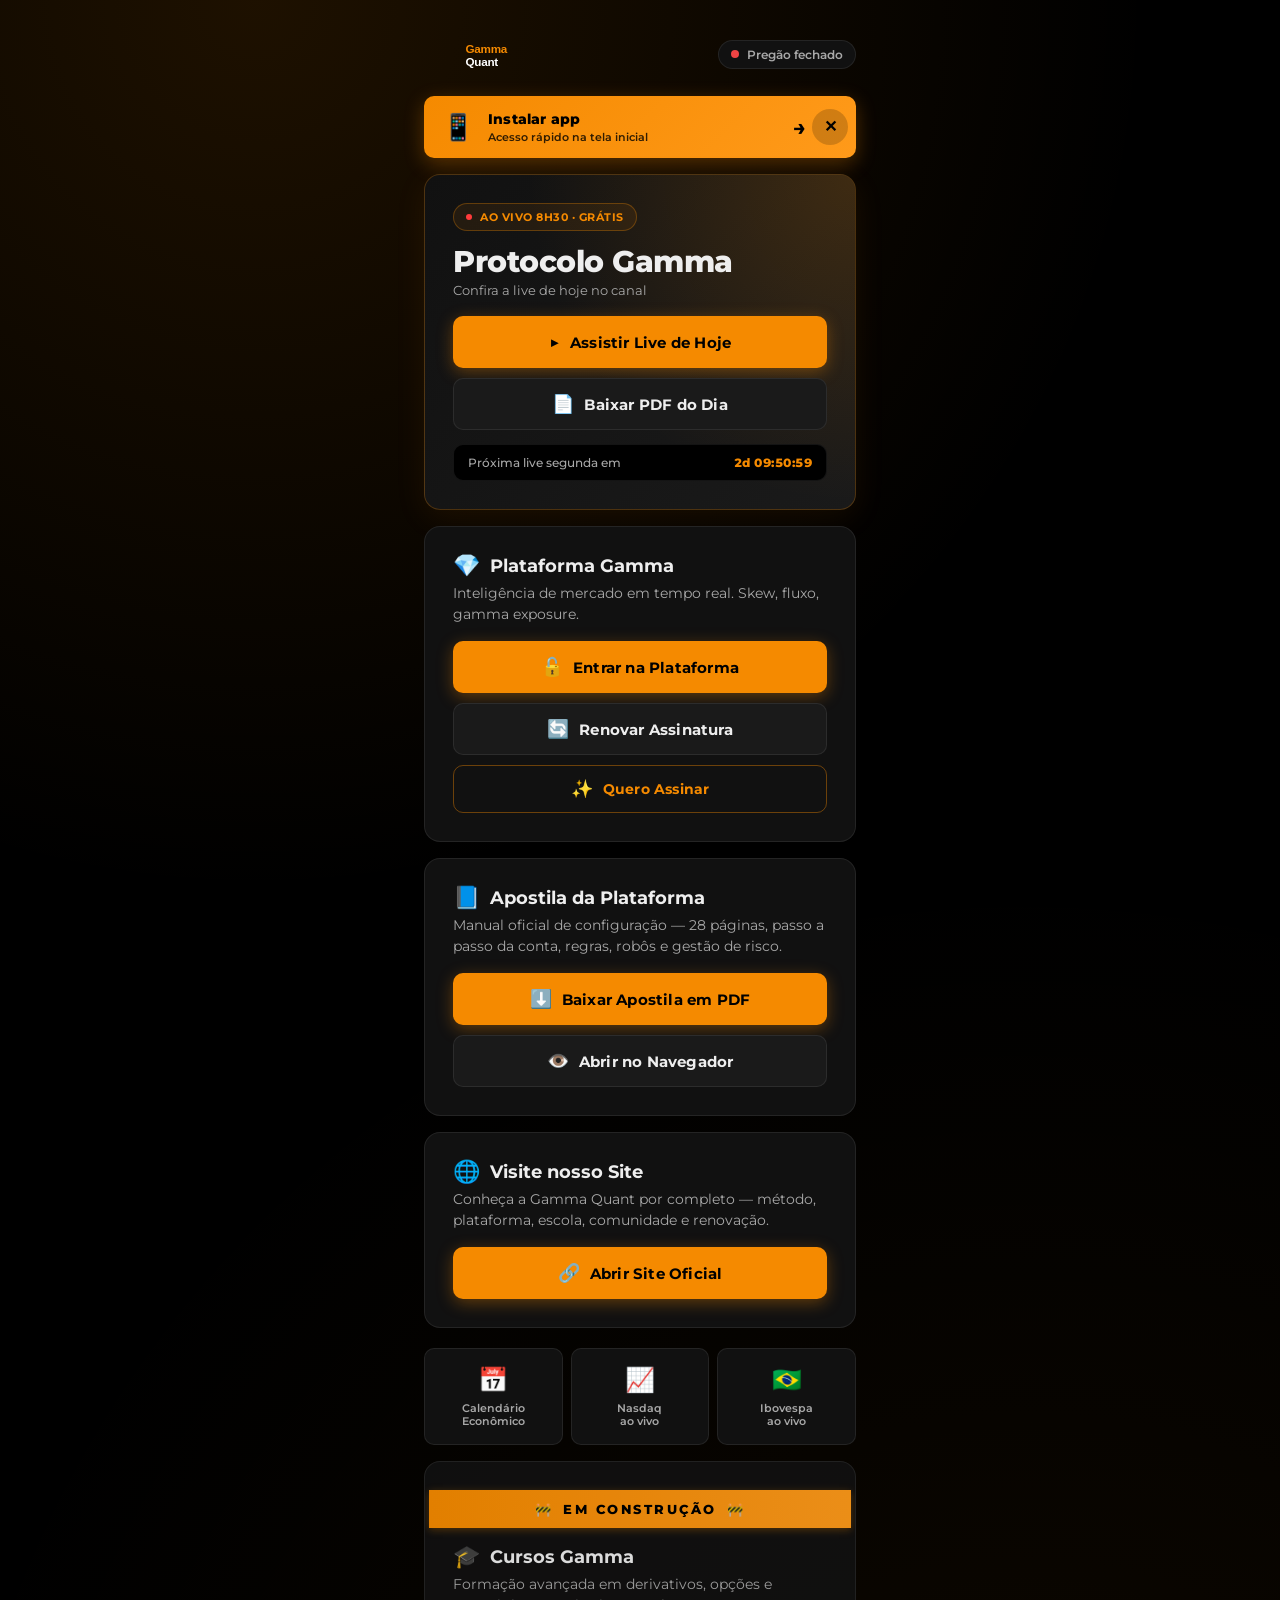
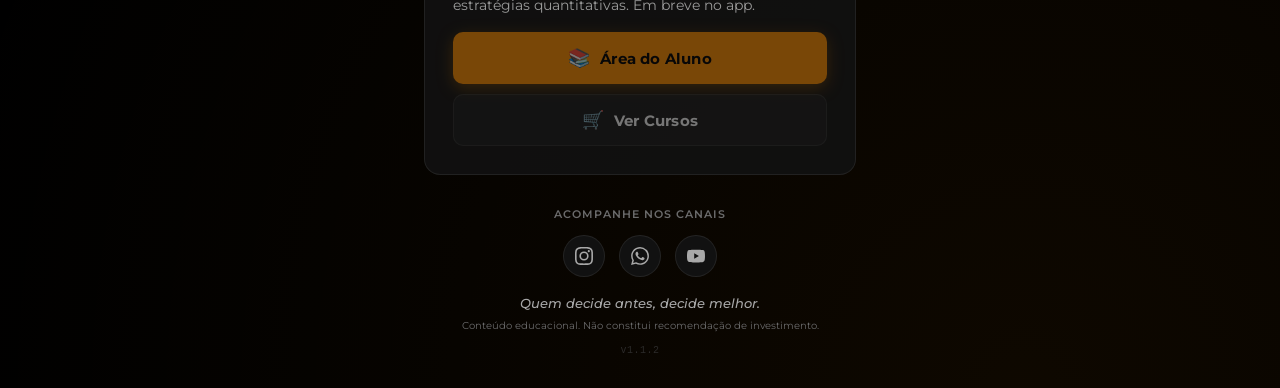
<file: index.html>
<!DOCTYPE html>
<html lang="pt-BR">
<head>
    <meta charset="UTF-8">
    <meta name="viewport" content="width=device-width, initial-scale=1.0, viewport-fit=cover">
    <meta name="theme-color" content="#000000">
    <meta http-equiv="Cache-Control" content="no-cache, no-store, must-revalidate">
    <meta http-equiv="Pragma" content="no-cache">
    <meta http-equiv="Expires" content="0">
    <title>Gamma Quant — Acesso Rápido</title>
    <meta name="description" content="Acesso rápido ao Protocolo Gamma, Plataforma e Cursos Gamma Quant.">

    <link rel="manifest" href="/manifest.json">
    <link rel="icon" type="image/png" sizes="32x32" href="/icons/favicon-32.png">
    <link rel="icon" type="image/png" sizes="64x64" href="/icons/favicon-64.png">
    <link rel="apple-touch-icon" sizes="180x180" href="/icons/apple-touch-icon.png">
    <link rel="apple-touch-icon" sizes="192x192" href="/icons/icon-192.png">
    <link rel="apple-touch-icon" sizes="512x512" href="/icons/icon-512.png">
    <meta name="apple-mobile-web-app-capable" content="yes">
    <meta name="apple-mobile-web-app-status-bar-style" content="black-translucent">
    <meta name="apple-mobile-web-app-title" content="Gamma Quant">
    <meta name="mobile-web-app-capable" content="yes">

    <link rel="preconnect" href="https://fonts.googleapis.com">
    <link rel="preconnect" href="https://fonts.gstatic.com" crossorigin>
    <link href="https://fonts.googleapis.com/css2?family=Montserrat:wght@400;500;600;700;800&display=swap" rel="stylesheet">

    <link rel="stylesheet" href="/css/app.css?v=19">
</head>
<body>
    <div class="app-shell">

        <!-- HEADER -->
        <header class="app-header">
            <img src="/icons/logo-white.svg" alt="Gamma Quant" class="logo">
            <div class="market-status" id="market-status">
                <span class="status-dot"></span>
                <span class="status-text">Carregando...</span>
            </div>
        </header>

        <!-- BANNER INSTALAR (botão nativo quando suportado, link guia caso contrário) -->
        <div class="install-banner-wrap" id="install-banner-wrap" hidden>
            <button type="button" class="install-banner" id="install-banner">
                <span class="install-banner-icon">📱</span>
                <span class="install-banner-text">
                    <strong>Instalar app</strong>
                    <span id="install-banner-sub">Acesso rápido na tela inicial</span>
                </span>
                <span class="install-banner-arrow">→</span>
            </button>
            <button type="button" class="install-banner-close" id="install-banner-close" aria-label="Fechar banner">✕</button>
        </div>

        <!-- BLOCO 1 — PROTOCOLO GAMMA (TODOS) -->
        <section class="card card-protocol">
            <div class="card-badge">
                <span class="live-dot"></span>
                AO VIVO 8H30 · GRÁTIS
            </div>
            <h2 class="card-title">Protocolo Gamma</h2>
            <p class="card-subtitle" id="protocol-date">Carregando dados de hoje...</p>

            <div class="card-actions">
                <a href="#" id="btn-live" class="btn btn-primary" target="_blank" rel="noopener">
                    <span class="btn-icon">▶</span>
                    <span>Assistir Live de Hoje</span>
                </a>
                <a href="#" id="btn-pdf" class="btn btn-secondary" target="_blank" rel="noopener">
                    <span class="btn-icon">📄</span>
                    <span>Baixar PDF do Dia</span>
                </a>
            </div>

            <div class="countdown" id="countdown" hidden>
                <span class="countdown-label">Próxima live em</span>
                <span class="countdown-time" id="countdown-time">--:--:--</span>
            </div>
        </section>

        <!-- BLOCO 2 — PLATAFORMA -->
        <section class="card card-platform">
            <div class="card-header">
                <span class="card-icon">💎</span>
                <h2 class="card-title-sm">Plataforma Gamma</h2>
            </div>
            <p class="card-desc">Inteligência de mercado em tempo real. Skew, fluxo, gamma exposure.</p>

            <div class="card-actions">
                <a href="https://gammaquant.com.br/Ecotools/" class="btn btn-primary" target="_blank" rel="noopener">
                    <span class="btn-icon">🔓</span>
                    <span>Entrar na Plataforma</span>
                </a>
                <a href="https://lastlink.com/p/CA29F64B9/checkout-payment/" class="btn btn-secondary" target="_blank" rel="noopener">
                    <span class="btn-icon">🔄</span>
                    <span>Renovar Assinatura</span>
                </a>
                <a href="https://portal.gammaquant.com.br/gammaquant-new" class="btn btn-ghost-line" target="_blank" rel="noopener">
                    <span class="btn-icon">✨</span>
                    <span>Quero Assinar</span>
                </a>
            </div>
        </section>

        <!-- BLOCO 3 — APOSTILA / MANUAL DA PLATAFORMA -->
        <section class="card card-manual">
            <div class="card-header">
                <span class="card-icon">📘</span>
                <h2 class="card-title-sm">Apostila da Plataforma</h2>
            </div>
            <p class="card-desc">Manual oficial de configuração — 28 páginas, passo a passo da conta, regras, robôs e gestão de risco.</p>

            <div class="card-actions">
                <a href="https://plataforma.gammaquant.com.br/pdfs/Manual_Configuracoes_Gamma_Quant.pdf" class="btn btn-primary" target="_blank" rel="noopener" download>
                    <span class="btn-icon">⬇️</span>
                    <span>Baixar Apostila em PDF</span>
                </a>
                <a href="https://plataforma.gammaquant.com.br/pdfs/Manual_Configuracoes_Gamma_Quant.pdf" class="btn btn-secondary" target="_blank" rel="noopener">
                    <span class="btn-icon">👁️</span>
                    <span>Abrir no Navegador</span>
                </a>
            </div>
        </section>

        <!-- BLOCO 4 — VISITE NOSSO SITE -->
        <section class="card card-site" id="card-site">
            <div class="card-header">
                <span class="card-icon">🌐</span>
                <h2 class="card-title-sm">Visite nosso Site</h2>
            </div>
            <p class="card-desc">Conheça a Gamma Quant por completo — método, plataforma, escola, comunidade e renovação.</p>

            <div class="card-actions">
                <a href="https://plataforma.gammaquant.com.br/" class="btn btn-primary" target="_blank" rel="noopener">
                    <span class="btn-icon">🔗</span>
                    <span>Abrir Site Oficial</span>
                </a>
            </div>
        </section>

        <!-- BLOCO BÔNUS — UTILITÁRIOS -->
        <section class="utilities">
            <a href="https://br.investing.com/economic-calendar/" class="util-tile" target="_blank" rel="noopener">
                <span class="util-icon">📅</span>
                <span class="util-label">Calendário<br>Econômico</span>
            </a>
            <a href="https://www.tradingview.com/chart/?symbol=NASDAQ:NDX" class="util-tile" target="_blank" rel="noopener">
                <span class="util-icon">📈</span>
                <span class="util-label">Nasdaq<br>ao vivo</span>
            </a>
            <a href="https://www.tradingview.com/chart/?symbol=BMFBOVESPA:IBOV" class="util-tile" target="_blank" rel="noopener">
                <span class="util-icon">🇧🇷</span>
                <span class="util-label">Ibovespa<br>ao vivo</span>
            </a>
        </section>

        <!-- BLOCO FINAL — CURSOS (em construção) -->
        <section class="card card-courses card-construction">
            <div class="construction-banner">
                <span aria-hidden="true">🚧</span>
                <span>EM CONSTRUÇÃO</span>
                <span aria-hidden="true">🚧</span>
            </div>
            <div class="card-header">
                <span class="card-icon">🎓</span>
                <h2 class="card-title-sm">Cursos Gamma</h2>
            </div>
            <p class="card-desc">Formação avançada em derivativos, opções e estratégias quantitativas. Em breve no app.</p>

            <div class="card-actions">
                <button class="btn btn-primary btn-disabled" disabled>
                    <span class="btn-icon">📚</span>
                    <span>Área do Aluno</span>
                </button>
                <button class="btn btn-secondary btn-disabled" disabled>
                    <span class="btn-icon">🛒</span>
                    <span>Ver Cursos</span>
                </button>
            </div>
        </section>

        <!-- SOCIAL FOOTER -->
        <footer class="app-footer">
            <p class="footer-label">Acompanhe nos canais</p>
            <div class="social-links">
                <a href="https://www.instagram.com/eusergioferro/" target="_blank" rel="noopener" aria-label="Instagram">
                    <svg viewBox="0 0 24 24" fill="currentColor"><path d="M12 2.16c3.2 0 3.58 0 4.85.07 3.25.15 4.77 1.69 4.92 4.92.06 1.27.07 1.65.07 4.85s0 3.58-.07 4.85c-.15 3.23-1.66 4.77-4.92 4.92-1.27.06-1.65.07-4.85.07s-3.58 0-4.85-.07c-3.26-.15-4.77-1.7-4.92-4.92-.06-1.27-.07-1.65-.07-4.85s0-3.58.07-4.85C2.38 3.92 3.9 2.38 7.15 2.23 8.42 2.18 8.8 2.16 12 2.16zm0-2.16C8.74 0 8.33.01 7.05.07 2.7.27.27 2.69.07 7.05.01 8.33 0 8.74 0 12s.01 3.67.07 4.95c.2 4.36 2.62 6.78 6.98 6.98 1.28.06 1.69.07 4.95.07s3.67-.01 4.95-.07c4.35-.2 6.78-2.62 6.98-6.98.06-1.28.07-1.69.07-4.95s-.01-3.67-.07-4.95c-.2-4.35-2.62-6.78-6.98-6.98C15.67.01 15.26 0 12 0zm0 5.84a6.16 6.16 0 100 12.32 6.16 6.16 0 000-12.32zM12 16a4 4 0 110-8 4 4 0 010 8zm6.4-11.85a1.44 1.44 0 100 2.88 1.44 1.44 0 000-2.88z"/></svg>
                </a>
                <a href="https://wa.me/5521990089490" target="_blank" rel="noopener" aria-label="WhatsApp">
                    <svg viewBox="0 0 24 24" fill="currentColor"><path d="M17.5 14.4c-.3-.15-1.77-.87-2.04-.97-.27-.1-.47-.15-.67.15-.2.3-.77.97-.94 1.17-.17.2-.35.22-.65.07-.3-.15-1.26-.46-2.4-1.48-.88-.79-1.48-1.76-1.65-2.06-.17-.3-.02-.46.13-.6.13-.13.3-.35.45-.52.15-.17.2-.3.3-.5.1-.2.05-.37-.02-.52-.07-.15-.67-1.62-.92-2.22-.24-.58-.49-.5-.67-.51l-.57-.01c-.2 0-.52.07-.79.37-.27.3-1.04 1.02-1.04 2.48 0 1.46 1.06 2.88 1.21 3.08.15.2 2.1 3.2 5.08 4.5.71.3 1.26.49 1.69.62.71.22 1.35.19 1.86.12.57-.08 1.77-.72 2.02-1.42.25-.7.25-1.3.17-1.42-.07-.12-.27-.2-.57-.35zm-5.45 7.45h-.01a9.9 9.9 0 01-5.05-1.38l-.36-.21-3.74.98 1-3.65-.24-.37a9.92 9.92 0 01-1.52-5.27c0-5.46 4.45-9.91 9.92-9.91 2.65 0 5.14 1.03 7 2.91a9.83 9.83 0 012.91 7c0 5.46-4.45 9.91-9.92 9.91zm8.41-18.32A11.81 11.81 0 0012.05 0C5.5 0 .17 5.34.17 11.89c0 2.1.55 4.13 1.59 5.93L.07 24l6.34-1.66a11.88 11.88 0 005.65 1.44h.01c6.55 0 11.88-5.33 11.88-11.88 0-3.18-1.24-6.16-3.49-8.41z"/></svg>
                </a>
                <a href="https://www.youtube.com/@gammaquant" target="_blank" rel="noopener" aria-label="YouTube">
                    <svg viewBox="0 0 24 24" fill="currentColor"><path d="M23.5 6.2a3 3 0 00-2.12-2.13C19.5 3.5 12 3.5 12 3.5s-7.5 0-9.38.57A3 3 0 00.5 6.2C0 8.07 0 12 0 12s0 3.93.5 5.8a3 3 0 002.12 2.13C4.5 20.5 12 20.5 12 20.5s7.5 0 9.38-.57a3 3 0 002.12-2.13C24 15.93 24 12 24 12s0-3.93-.5-5.8zM9.6 15.6V8.4l6.27 3.6-6.27 3.6z"/></svg>
                </a>
            </div>
            <p class="footer-tagline">Quem decide antes, decide melhor.</p>
            <p class="footer-disclaimer">Conteúdo educacional. Não constitui recomendação de investimento.</p>
            <p class="footer-version" id="footer-version">v1.0.0</p>
        </footer>

        <!-- Toast de atualização -->
        <div class="update-toast" id="update-toast" hidden>
            <span class="update-toast-icon">✨</span>
            <span class="update-toast-text">App atualizado pra versão mais recente</span>
        </div>

    </div>

    <script src="/js/app.js?v=19"></script>
</body>
</html>
</file>
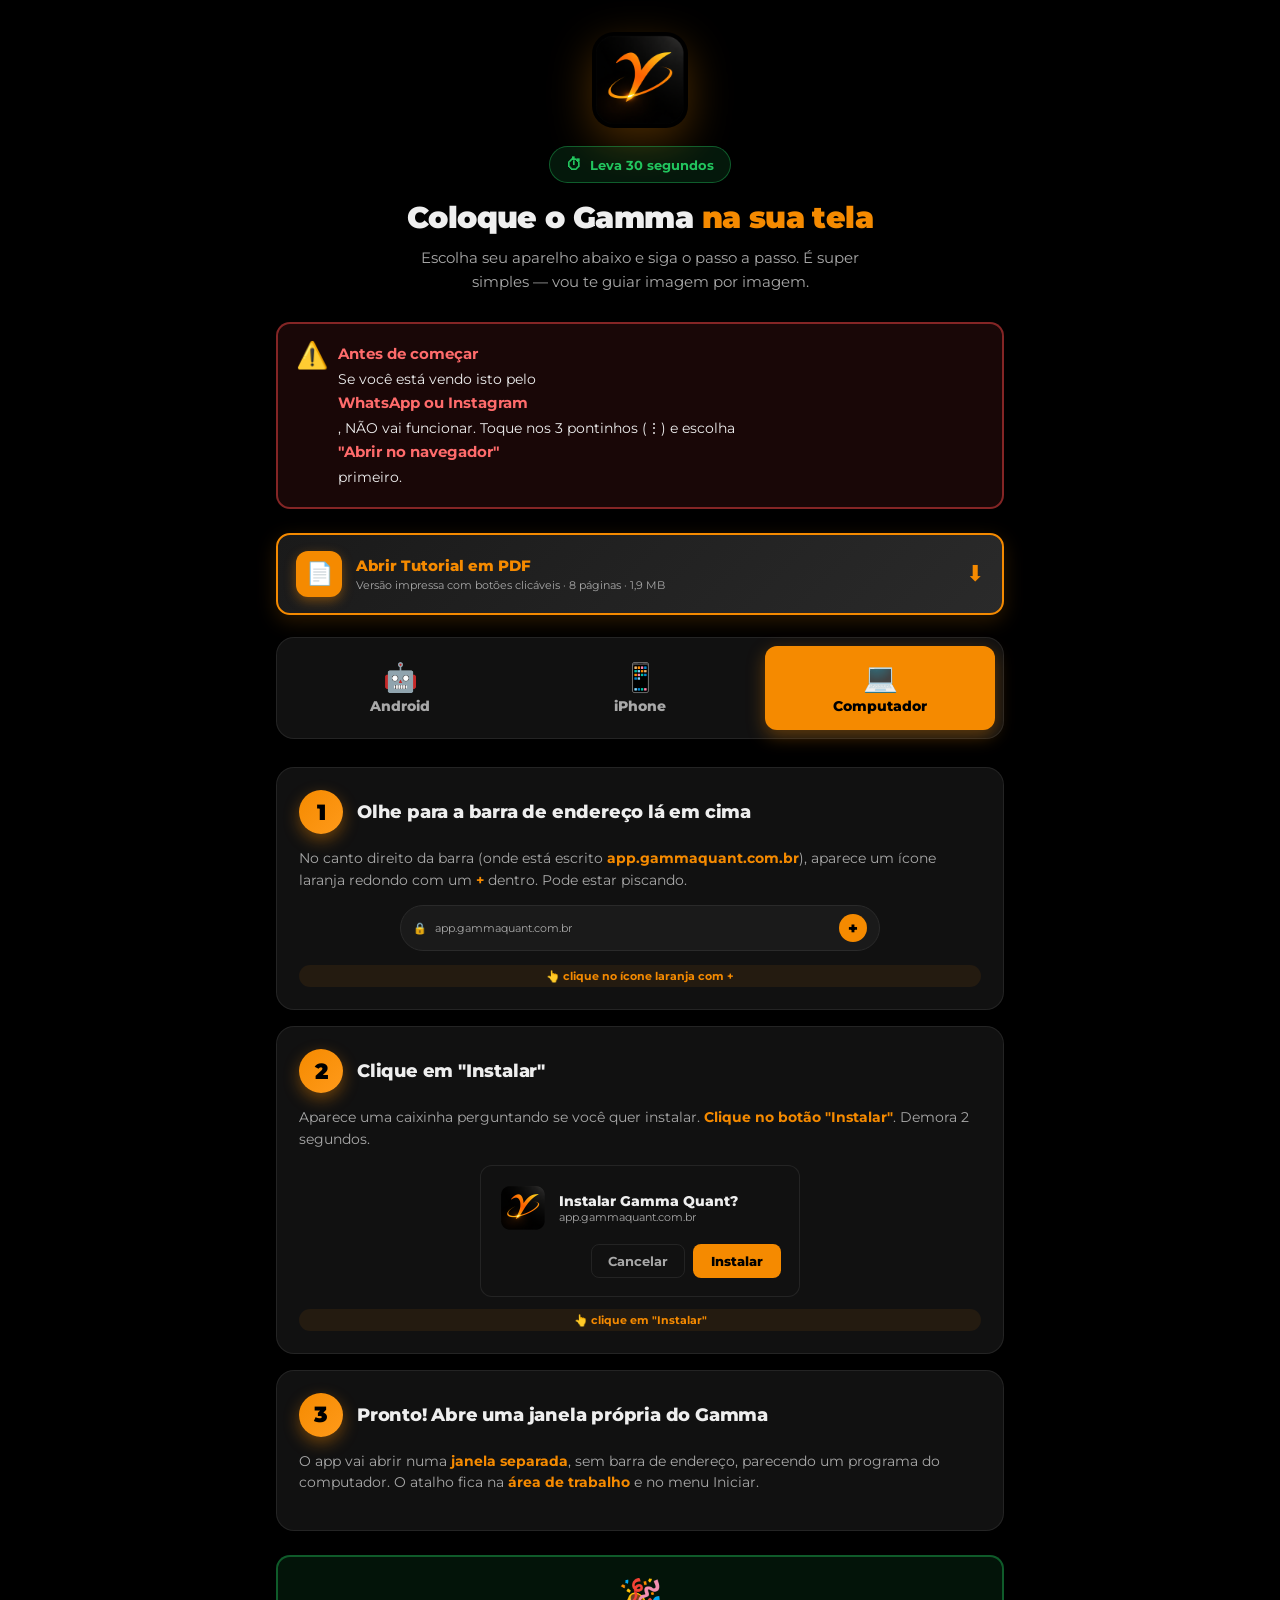
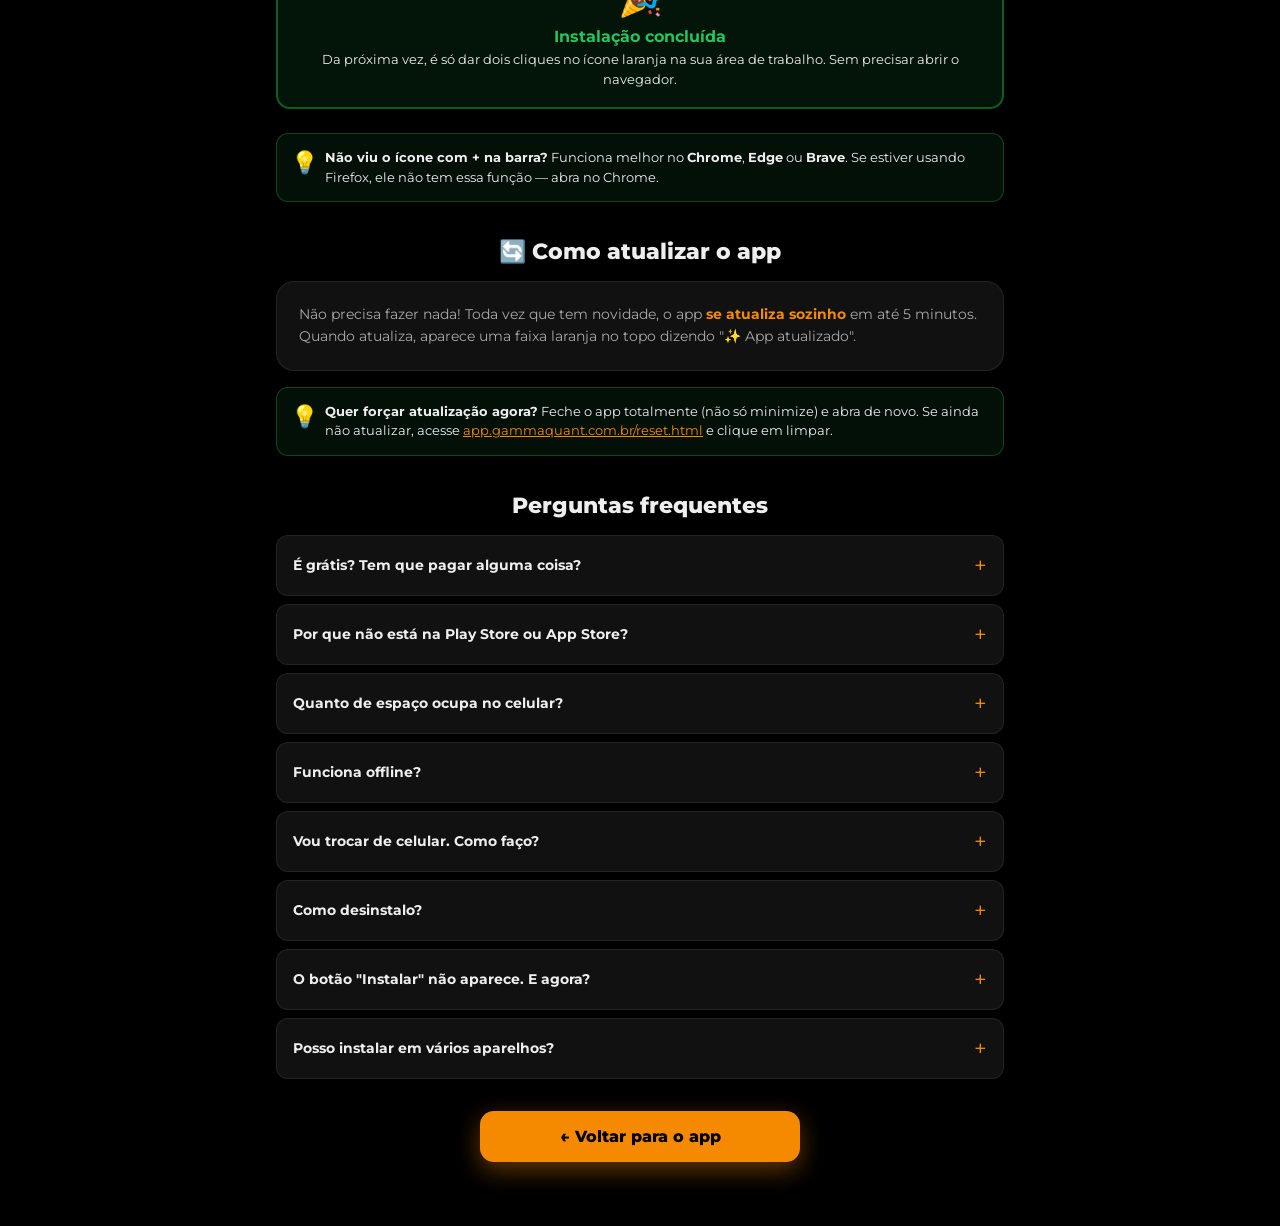
<file: como-instalar.html>
<!DOCTYPE html>
<html lang="pt-BR">
<head>
    <meta charset="UTF-8">
    <meta name="viewport" content="width=device-width, initial-scale=1.0">
    <meta name="theme-color" content="#000000">
    <title>Como instalar o app — Gamma Quant</title>
    <meta name="description" content="Passo a passo super simples para instalar o app Gamma Quant. Para Android, iPhone e Computador.">
    <link rel="manifest" href="/manifest.json">
    <link rel="icon" type="image/png" sizes="64x64" href="/icons/favicon-64.png">
    <link rel="apple-touch-icon" sizes="180x180" href="/icons/apple-touch-icon.png">
    <meta name="apple-mobile-web-app-capable" content="yes">
    <meta name="apple-mobile-web-app-status-bar-style" content="black-translucent">
    <meta name="apple-mobile-web-app-title" content="Gamma Quant">
    <meta name="mobile-web-app-capable" content="yes">

    <script>
    (function(){
        var isStandalone = window.matchMedia('(display-mode: standalone)').matches
            || window.navigator.standalone === true;
        if (isStandalone) window.location.replace('/');
    })();
    </script>

    <link rel="preconnect" href="https://fonts.googleapis.com">
    <link rel="preconnect" href="https://fonts.gstatic.com" crossorigin>
    <link href="https://fonts.googleapis.com/css2?family=Montserrat:wght@400;500;600;700;800;900&display=swap" rel="stylesheet">
    <link rel="stylesheet" href="/css/app.css?v=13">

    <style>
        body { background: var(--black); }
        .page { max-width: 760px; margin: 0 auto; padding: 24px 16px 64px; }

        /* HERO */
        .hero { text-align: center; padding: 8px 0 28px; }
        .hero-icon {
            width: 96px; height: 96px; border-radius: 22px;
            margin: 0 auto 18px; display: block;
            box-shadow: 0 14px 44px rgba(245, 138, 0, 0.3);
        }
        .hero h1 {
            font-size: 30px; font-weight: 900; letter-spacing: -0.6px;
            margin-bottom: 12px; line-height: 1.1;
        }
        .hero h1 .highlight { color: var(--orange); }
        .hero p { color: var(--gray-300); font-size: 15px; line-height: 1.6; max-width: 480px; margin: 0 auto; }

        /* TIME BADGE */
        .time-badge {
            display: inline-flex; align-items: center; gap: 8px;
            background: rgba(34, 197, 94, 0.12);
            color: var(--green);
            border: 1px solid rgba(34, 197, 94, 0.4);
            border-radius: 100px; padding: 8px 16px;
            font-size: 13px; font-weight: 700;
            margin-bottom: 18px;
        }
        .time-badge::before { content: '⏱'; font-size: 16px; }

        /* DEVICE PICKER */
        .picker {
            display: grid; grid-template-columns: repeat(3, 1fr); gap: 10px;
            background: var(--black-card); border: 1px solid var(--border);
            border-radius: 18px; padding: 8px;
            margin-bottom: 28px;
            position: sticky; top: 12px; z-index: 50;
            backdrop-filter: blur(12px);
        }
        .picker-btn {
            padding: 14px 8px; border-radius: 12px;
            font-size: 13px; font-weight: 800;
            color: var(--gray-300); background: transparent;
            transition: var(--transition);
            display: flex; flex-direction: column; gap: 6px; align-items: center;
            line-height: 1.1;
        }
        .picker-btn .ic { font-size: 24px; }
        .picker-btn.active {
            background: var(--orange); color: var(--black);
            box-shadow: 0 6px 18px rgba(245, 138, 0, 0.35);
        }
        .picker-btn:not(.active):active { background: var(--black-elev); color: var(--gray-100); }

        .panel { display: none; animation: fadeIn 0.3s ease; }
        .panel.active { display: block; }

        /* AVISO IMPORTANTE */
        .warn-big {
            background: rgba(239, 68, 68, 0.1);
            border: 2px solid rgba(239, 68, 68, 0.5);
            border-radius: 14px;
            padding: 18px 18px 18px 60px;
            margin-bottom: 24px;
            position: relative;
            font-size: 14px; line-height: 1.55; color: var(--gray-100);
        }
        .warn-big::before {
            content: '⚠️'; position: absolute; left: 18px; top: 18px;
            font-size: 26px; line-height: 1;
        }
        .warn-big strong { color: #ff6b6b; display: block; margin-bottom: 4px; font-size: 15px; }

        .tip-big {
            background: rgba(34, 197, 94, 0.08);
            border: 1px solid rgba(34, 197, 94, 0.3);
            border-radius: 12px;
            padding: 14px 14px 14px 48px;
            margin: 14px 0;
            position: relative;
            font-size: 13px; line-height: 1.5; color: var(--gray-100);
        }
        .tip-big::before {
            content: '💡'; position: absolute; left: 14px; top: 12px;
            font-size: 22px;
        }

        /* STEP CARD */
        .step {
            background: var(--black-card); border: 1px solid var(--border);
            border-radius: 18px; padding: 22px;
            margin-bottom: 16px;
            position: relative;
        }
        .step-head {
            display: flex; align-items: center; gap: 14px;
            margin-bottom: 14px;
        }
        .step-num {
            flex-shrink: 0;
            width: 44px; height: 44px; border-radius: 50%;
            background: linear-gradient(135deg, var(--orange), var(--orange-hover));
            color: var(--black); font-weight: 900; font-size: 22px;
            display: flex; align-items: center; justify-content: center;
            box-shadow: 0 6px 16px rgba(245, 138, 0, 0.4);
        }
        .step-title {
            font-size: 18px; font-weight: 800; letter-spacing: -0.2px;
            line-height: 1.25;
        }
        .step-desc {
            color: var(--gray-300); font-size: 14px; line-height: 1.55;
            margin-bottom: 14px;
        }
        .step-desc strong { color: var(--orange); font-weight: 700; }

        /* PHONE MOCKUP (ilustração) */
        .phone {
            width: 240px; max-width: 100%; aspect-ratio: 9 / 19;
            margin: 0 auto 6px;
            background: #0a0a0a; border: 8px solid #2a2a2a;
            border-radius: 36px;
            position: relative;
            box-shadow: 0 20px 50px rgba(0,0,0,0.6), inset 0 0 0 1px rgba(255,255,255,0.04);
            overflow: hidden;
        }
        .phone::before {
            content: ''; position: absolute; top: 0; left: 50%;
            transform: translateX(-50%);
            width: 80px; height: 18px;
            background: #000; border-radius: 0 0 12px 12px;
            z-index: 5;
        }
        .phone-screen {
            position: absolute; inset: 0;
            background: linear-gradient(180deg, #1a1a1a 0%, #0a0a0a 100%);
            padding: 32px 12px 12px;
            display: flex; flex-direction: column;
            font-size: 10px;
        }
        .url-bar {
            background: #2a2a2a; border-radius: 100px;
            padding: 6px 10px; font-size: 9px;
            color: #aaa; display: flex; align-items: center; gap: 6px;
            margin-bottom: 6px;
        }
        .url-bar .lock { color: var(--green); font-size: 8px; }
        .url-bar .three-dots {
            margin-left: auto; font-size: 14px; color: #fff;
            position: relative;
        }
        .url-bar .three-dots.target {
            background: var(--orange); color: var(--black);
            border-radius: 50%; width: 22px; height: 22px;
            display: flex; align-items: center; justify-content: center;
            box-shadow: 0 0 0 0 rgba(245, 138, 0, 0.7);
            animation: pulseRing 1.5s infinite;
        }
        @keyframes pulseRing {
            0% { box-shadow: 0 0 0 0 rgba(245, 138, 0, 0.7); }
            70% { box-shadow: 0 0 0 12px rgba(245, 138, 0, 0); }
            100% { box-shadow: 0 0 0 0 rgba(245, 138, 0, 0); }
        }

        .phone-content {
            flex: 1; background: #fff; border-radius: 6px;
            padding: 8px;
            display: flex; flex-direction: column; gap: 4px;
        }
        .phone-content.dark { background: #1a1a1a; }
        .phone-line { background: #e0e0e0; height: 6px; border-radius: 2px; }
        .phone-line.dark-bg { background: #333; }
        .phone-line.short { width: 40%; }
        .phone-line.med { width: 70%; }
        .phone-line.orange { background: var(--orange); height: 8px; width: 60%; }

        /* MENU dropdown sobre o phone */
        .phone-menu {
            position: absolute; top: 50px; right: 8px;
            background: #fff; border-radius: 8px;
            padding: 6px 0; width: 130px;
            box-shadow: 0 8px 24px rgba(0,0,0,0.4);
            z-index: 4;
            font-size: 9px; color: #222;
        }
        .phone-menu .item {
            padding: 7px 10px;
            display: flex; align-items: center; gap: 6px;
            border-bottom: 1px solid #eee;
        }
        .phone-menu .item:last-child { border-bottom: none; }
        .phone-menu .item.target {
            background: rgba(245, 138, 0, 0.18);
            color: #c66800; font-weight: 700;
        }
        .phone-menu .item .ic { font-size: 12px; }

        /* MODAL fake (Adicionar à tela inicial) */
        .phone-dialog {
            position: absolute; bottom: 16px; left: 8px; right: 8px;
            background: #fff; border-radius: 12px;
            padding: 12px;
            box-shadow: 0 10px 30px rgba(0,0,0,0.5);
            z-index: 4;
            font-size: 9px; color: #222;
            text-align: center;
        }
        .phone-dialog .title { font-weight: 800; font-size: 11px; margin-bottom: 4px; }
        .phone-dialog .desc { color: #666; font-size: 8px; margin-bottom: 8px; line-height: 1.3; }
        .phone-dialog .btns { display: flex; gap: 6px; }
        .phone-dialog button { flex: 1; padding: 6px; border-radius: 6px; font-size: 9px; border: 0; font-weight: 700; }
        .phone-dialog .cancel { background: #eee; color: #444; }
        .phone-dialog .confirm { background: var(--orange); color: #000; box-shadow: 0 0 0 0 rgba(245, 138, 0, 0.7); animation: pulseRing 1.5s infinite; }

        /* HOMESCREEN com ícone */
        .homescreen { background: linear-gradient(180deg, #1a3a5a 0%, #0a1a2a 100%); }
        .home-grid {
            position: absolute; inset: 32px 12px 12px;
            display: grid; grid-template-columns: repeat(4, 1fr); gap: 10px;
            align-content: start;
            padding-top: 20px;
        }
        .home-icon {
            aspect-ratio: 1; border-radius: 12px;
            background: rgba(255,255,255,0.18);
            display: flex; align-items: center; justify-content: center;
            font-size: 13px;
        }
        .home-icon.gamma {
            background: linear-gradient(135deg, var(--orange), #ff6b1a);
            box-shadow: 0 0 0 0 rgba(245, 138, 0, 0.7);
            animation: pulseRing 1.5s infinite;
            color: #000; font-weight: 900; font-size: 15px;
        }

        /* Desktop URL bar */
        .desktop-bar {
            background: #1a1a1a; border-radius: 100px;
            padding: 8px 12px; font-size: 11px;
            color: #aaa; display: flex; align-items: center; gap: 8px;
            margin: 0 auto 14px; max-width: 480px;
            border: 1px solid #2a2a2a;
        }
        .desktop-bar .install-icon {
            margin-left: auto;
            background: var(--orange); color: #000;
            border-radius: 50%; width: 28px; height: 28px;
            display: flex; align-items: center; justify-content: center;
            font-weight: 900; font-size: 16px;
            box-shadow: 0 0 0 0 rgba(245, 138, 0, 0.7);
            animation: pulseRing 1.5s infinite;
        }

        /* FAQ */
        .faq h2 {
            font-size: 22px; font-weight: 800; margin: 36px 0 16px;
            text-align: center;
        }
        details {
            background: var(--black-card); border: 1px solid var(--border);
            border-radius: 12px; margin-bottom: 8px;
            transition: var(--transition);
        }
        details[open] { border-color: rgba(245, 138, 0, 0.3); }
        summary {
            padding: 16px; cursor: pointer; font-weight: 700; font-size: 14px;
            list-style: none; display: flex; justify-content: space-between; align-items: center;
        }
        summary::-webkit-details-marker { display: none; }
        summary::after { content: '+'; color: var(--orange); font-size: 22px; font-weight: 400; }
        details[open] summary::after { content: '−'; }
        details > p, details > div {
            padding: 0 16px 16px; color: var(--gray-300); font-size: 13px; line-height: 1.6;
        }

        /* CTA voltar */
        .back-cta {
            display: block; text-align: center;
            background: var(--orange); color: var(--black);
            padding: 16px; border-radius: 14px;
            font-weight: 800; font-size: 16px;
            margin: 32px auto 0; max-width: 320px;
            box-shadow: 0 8px 24px rgba(245, 138, 0, 0.4);
        }
        .back-cta:active { transform: scale(0.98); }

        .label-arrow {
            display: inline-flex; align-items: center; gap: 6px;
            background: var(--orange-soft); color: var(--orange);
            padding: 4px 10px; border-radius: 100px;
            font-size: 11px; font-weight: 700;
            margin-top: 8px;
        }

        /* SUCCESS */
        .success {
            background: rgba(34, 197, 94, 0.1);
            border: 2px solid rgba(34, 197, 94, 0.4);
            border-radius: 14px;
            padding: 18px;
            text-align: center; margin: 24px 0;
        }
        .success .ic { font-size: 36px; margin-bottom: 8px; }
        .success h3 { color: var(--green); font-size: 16px; margin-bottom: 4px; }
        .success p { font-size: 13px; color: var(--gray-100); line-height: 1.5; }

        @media (min-width: 600px) {
            .picker-btn { font-size: 14px; padding: 16px 8px; }
            .picker-btn .ic { font-size: 28px; }
        }

        /* PDF DOWNLOAD CTA */
        .pdf-cta {
            display: flex;
            align-items: center;
            gap: 14px;
            background: linear-gradient(135deg, #1a1a1a, #2a2a2a);
            border: 2px solid var(--orange);
            border-radius: 14px;
            padding: 16px 18px;
            margin-bottom: 22px;
            text-decoration: none;
            color: var(--gray-100);
            box-shadow: 0 6px 20px rgba(245, 138, 0, 0.18);
            transition: var(--transition);
        }
        .pdf-cta:active {
            transform: scale(0.98);
            background: linear-gradient(135deg, #2a2a2a, #1a1a1a);
        }
        .pdf-cta-icon {
            flex-shrink: 0;
            width: 46px; height: 46px;
            border-radius: 12px;
            background: var(--orange);
            color: var(--black);
            display: flex; align-items: center; justify-content: center;
            font-size: 22px;
            box-shadow: 0 4px 12px rgba(245, 138, 0, 0.4);
        }
        .pdf-cta-text {
            flex: 1;
            display: flex; flex-direction: column; gap: 3px;
        }
        .pdf-cta-text strong {
            font-size: 15px; font-weight: 800;
            color: var(--orange);
        }
        .pdf-cta-text span {
            font-size: 11px; color: var(--gray-300);
            line-height: 1.3;
        }
        .pdf-cta-arrow {
            font-size: 22px; color: var(--orange);
            flex-shrink: 0;
        }
    </style>
</head>
<body>
    <main class="page">

        <!-- HERO -->
        <div class="hero">
            <img src="/icons/icon-512.png" alt="Gamma Quant" class="hero-icon">
            <span class="time-badge">Leva 30 segundos</span>
            <h1>Coloque o Gamma <span class="highlight">na sua tela</span></h1>
            <p>Escolha seu aparelho abaixo e siga o passo a passo. É super simples — vou te guiar imagem por imagem.</p>
        </div>

        <!-- AVISO CRÍTICO -->
        <div class="warn-big">
            <strong>Antes de começar</strong>
            Se você está vendo isto pelo <strong>WhatsApp ou Instagram</strong>, NÃO vai funcionar.
            Toque nos 3 pontinhos (⋮) e escolha <strong>"Abrir no navegador"</strong> primeiro.
        </div>

        <!-- BOTÃO ABRIR PDF (sem "download" — abre direto no visualizador do navegador, sem cair no seletor de apps do Android/Adobe Acrobat) -->
        <a href="/Tutorial_App_Gamma_Quant.pdf?v=5" class="pdf-cta" target="_blank" rel="noopener">
            <span class="pdf-cta-icon">📄</span>
            <span class="pdf-cta-text">
                <strong>Abrir Tutorial em PDF</strong>
                <span>Versão impressa com botões clicáveis · 8 páginas · 1,9 MB</span>
            </span>
            <span class="pdf-cta-arrow">⬇</span>
        </a>

        <!-- DEVICE PICKER -->
        <div class="picker" role="tablist">
            <button class="picker-btn" data-target="android" role="tab"><span class="ic">🤖</span>Android</button>
            <button class="picker-btn" data-target="iphone" role="tab"><span class="ic">📱</span>iPhone</button>
            <button class="picker-btn" data-target="desktop" role="tab"><span class="ic">💻</span>Computador</button>
        </div>

        <!-- ============ ANDROID ============ -->
        <section class="panel" id="panel-android">

            <div class="step">
                <div class="step-head">
                    <div class="step-num">1</div>
                    <div class="step-title">Toque nos 3 pontinhos no canto superior direito</div>
                </div>
                <p class="step-desc">É o menu do seu navegador (Chrome). Fica do lado da barra de endereço, lá no alto.</p>

                <div class="phone">
                    <div class="phone-screen">
                        <div class="url-bar">
                            <span class="lock">🔒</span> app.gammaquant.com.br
                            <span class="three-dots target">⋮</span>
                        </div>
                        <div class="phone-content">
                            <div class="phone-line med"></div>
                            <div class="phone-line short"></div>
                            <div class="phone-line orange"></div>
                            <div class="phone-line"></div>
                            <div class="phone-line short"></div>
                        </div>
                    </div>
                </div>
                <span class="label-arrow">👆 toque aqui no ⋮ pulsante</span>
            </div>

            <div class="step">
                <div class="step-head">
                    <div class="step-num">2</div>
                    <div class="step-title">Procure por "Instalar app" ou "Adicionar à tela inicial"</div>
                </div>
                <p class="step-desc">Vai abrir uma lista. <strong>Role para baixo</strong> se não aparecer logo. O nome muda dependendo da versão do Chrome.</p>

                <div class="phone">
                    <div class="phone-screen">
                        <div class="url-bar"><span class="lock">🔒</span> app.gammaquant.com.br <span class="three-dots">⋮</span></div>
                        <div class="phone-content">
                            <div class="phone-line short"></div>
                            <div class="phone-line"></div>
                        </div>
                        <div class="phone-menu">
                            <div class="item"><span class="ic">⭐</span>Favoritar</div>
                            <div class="item"><span class="ic">⬇</span>Downloads</div>
                            <div class="item target"><span class="ic">📲</span>Instalar app</div>
                            <div class="item"><span class="ic">🔄</span>Atualizar</div>
                            <div class="item"><span class="ic">⚙</span>Configurações</div>
                        </div>
                    </div>
                </div>
                <span class="label-arrow">👆 toque em "Instalar app"</span>
            </div>

            <div class="step">
                <div class="step-head">
                    <div class="step-num">3</div>
                    <div class="step-title">Confirme tocando em "Instalar"</div>
                </div>
                <p class="step-desc">Aparece uma caixinha pedindo confirmação. <strong>Toque no botão laranja "Instalar"</strong>.</p>

                <div class="phone">
                    <div class="phone-screen">
                        <div class="url-bar"><span class="lock">🔒</span> app.gammaquant.com.br <span class="three-dots">⋮</span></div>
                        <div class="phone-content" style="filter: blur(1px); opacity: 0.5;">
                            <div class="phone-line"></div>
                            <div class="phone-line short"></div>
                            <div class="phone-line"></div>
                        </div>
                        <div class="phone-dialog">
                            <div class="title">Instalar Gamma Quant?</div>
                            <div class="desc">Vai aparecer um ícone laranja na sua tela inicial</div>
                            <div class="btns">
                                <button class="cancel">Cancelar</button>
                                <button class="confirm">Instalar</button>
                            </div>
                        </div>
                    </div>
                </div>
                <span class="label-arrow">👆 toque em "Instalar"</span>
            </div>

            <div class="step">
                <div class="step-head">
                    <div class="step-num">4</div>
                    <div class="step-title">Pronto! O ícone laranja já está na sua tela</div>
                </div>
                <p class="step-desc">Volte para a tela inicial do celular. Procure o <strong>Y dourado em fundo laranja</strong> — é o Gamma. Toque nele e o app abre instantâneo.</p>

                <div class="phone">
                    <div class="phone-screen homescreen">
                        <div class="home-grid">
                            <div class="home-icon">📷</div>
                            <div class="home-icon">📨</div>
                            <div class="home-icon">📞</div>
                            <div class="home-icon gamma">Y</div>
                            <div class="home-icon">🎵</div>
                            <div class="home-icon">📅</div>
                            <div class="home-icon">⚙</div>
                            <div class="home-icon">💬</div>
                        </div>
                    </div>
                </div>
                <span class="label-arrow">✨ esse é seu app Gamma!</span>
            </div>

            <div class="success">
                <div class="ic">🎉</div>
                <h3>Instalação concluída</h3>
                <p>Sempre que quiser ver o Protocolo, é só tocar no ícone laranja. Sem precisar digitar nada.</p>
            </div>

            <div class="tip-big">
                <strong>Não apareceu "Instalar app" no menu?</strong> Significa que o Chrome ainda está carregando os requisitos. Espere 10 segundos, role a página e tente de novo. Se mesmo assim não aparecer, atualize a página (puxe pra baixo).
            </div>
        </section>

        <!-- ============ IPHONE ============ -->
        <section class="panel" id="panel-iphone">

            <div class="warn-big">
                <strong>Importante: precisa ser pelo Safari</strong>
                Se estiver no Chrome do iPhone, <strong>copie o link</strong> e cole no Safari (o navegador da bússola azul).
                Só o Safari consegue instalar apps no iPhone.
            </div>

            <div class="step">
                <div class="step-head">
                    <div class="step-num">1</div>
                    <div class="step-title">Toque no botão Compartilhar</div>
                </div>
                <p class="step-desc">É o quadradinho com uma seta apontando pra cima. Fica na <strong>barra de baixo</strong> do Safari, no centro.</p>

                <div class="phone">
                    <div class="phone-screen">
                        <div class="url-bar"><span class="lock">🔒</span> app.gammaquant.com.br</div>
                        <div class="phone-content">
                            <div class="phone-line med"></div>
                            <div class="phone-line orange"></div>
                            <div class="phone-line"></div>
                            <div class="phone-line short"></div>
                        </div>
                        <div style="position: absolute; bottom: 0; left: 0; right: 0; background: #1a1a1a; padding: 8px; display: flex; justify-content: space-around; border-top: 1px solid #333;">
                            <span style="font-size: 14px; color: #888;">‹</span>
                            <span style="font-size: 14px; color: #888;">›</span>
                            <span class="three-dots target" style="background: var(--orange); color: #000; border-radius: 6px; width: 26px; height: 22px; display: flex; align-items: center; justify-content: center; font-size: 12px; font-weight: 800;">⬆</span>
                            <span style="font-size: 14px; color: #888;">📚</span>
                            <span style="font-size: 14px; color: #888;">⊞</span>
                        </div>
                    </div>
                </div>
                <span class="label-arrow">👆 toque no quadrado com a seta</span>
            </div>

            <div class="step">
                <div class="step-head">
                    <div class="step-num">2</div>
                    <div class="step-title">Role para baixo e toque em "Adicionar à Tela de Início"</div>
                </div>
                <p class="step-desc">Vai abrir um menu grande. <strong>Role com o dedo pra cima</strong> e procure a opção com um ícone de quadrado com +.</p>

                <div class="phone">
                    <div class="phone-screen" style="background: #f5f5f7;">
                        <div style="background: #fff; margin: 4px; border-radius: 8px; padding: 6px; display: flex; gap: 4px; align-items: center;">
                            <div style="width: 18px; height: 18px; background: #ddd; border-radius: 4px;"></div>
                            <div style="font-size: 8px; color: #222; font-weight: 700;">Gamma Quant</div>
                        </div>
                        <div style="background: #fff; margin: 4px; border-radius: 8px;">
                            <div style="padding: 6px 8px; font-size: 8px; color: #222; border-bottom: 1px solid #eee;">📋 Copiar</div>
                            <div style="padding: 6px 8px; font-size: 8px; color: #222; border-bottom: 1px solid #eee;">⭐ Favoritos</div>
                            <div style="padding: 6px 8px; font-size: 8px; color: #c66800; background: rgba(245,138,0,0.18); font-weight: 800; border-bottom: 1px solid #eee;">⊞ Adicionar à Tela de Início</div>
                            <div style="padding: 6px 8px; font-size: 8px; color: #222;">🖨 Imprimir</div>
                        </div>
                    </div>
                </div>
                <span class="label-arrow">👆 toque em "Adicionar à Tela de Início"</span>
            </div>

            <div class="step">
                <div class="step-head">
                    <div class="step-num">3</div>
                    <div class="step-title">Toque em "Adicionar" no canto superior direito</div>
                </div>
                <p class="step-desc">Aparece uma tela com o nome do app e o ícone laranja. <strong>Não precisa mudar nada</strong> — só tocar em "Adicionar".</p>

                <div class="phone">
                    <div class="phone-screen" style="background: #f5f5f7; padding: 24px 8px 8px;">
                        <div style="display: flex; justify-content: space-between; padding: 4px 8px; font-size: 9px;">
                            <span style="color: #666;">Cancelar</span>
                            <span style="color: #c66800; font-weight: 800; background: rgba(245,138,0,0.2); padding: 2px 8px; border-radius: 6px; animation: pulseRing 1.5s infinite;">Adicionar</span>
                        </div>
                        <div style="background: #fff; margin: 8px; border-radius: 10px; padding: 10px; display: flex; align-items: center; gap: 8px;">
                            <div style="width: 36px; height: 36px; background: var(--orange); border-radius: 8px; display: flex; align-items: center; justify-content: center; color: #000; font-weight: 900; font-size: 16px;">Y</div>
                            <div>
                                <div style="font-size: 10px; color: #222; font-weight: 700;">Gamma Quant</div>
                                <div style="font-size: 7px; color: #888;">app.gammaquant.com.br</div>
                            </div>
                        </div>
                    </div>
                </div>
                <span class="label-arrow">👆 toque em "Adicionar"</span>
            </div>

            <div class="step">
                <div class="step-head">
                    <div class="step-num">4</div>
                    <div class="step-title">Pronto! O ícone está na sua tela</div>
                </div>
                <p class="step-desc">Saia do Safari (botão home ou deslize de baixo). Procure o <strong>Y dourado em fundo laranja</strong>. É só tocar nele.</p>

                <div class="phone">
                    <div class="phone-screen homescreen">
                        <div class="home-grid">
                            <div class="home-icon">📷</div>
                            <div class="home-icon">📨</div>
                            <div class="home-icon">📞</div>
                            <div class="home-icon">🎵</div>
                            <div class="home-icon">📅</div>
                            <div class="home-icon gamma">Y</div>
                            <div class="home-icon">⚙</div>
                            <div class="home-icon">💬</div>
                        </div>
                    </div>
                </div>
                <span class="label-arrow">✨ esse é seu app Gamma!</span>
            </div>

            <div class="success">
                <div class="ic">🎉</div>
                <h3>Instalação concluída</h3>
                <p>Toque no ícone laranja sempre que quiser. Vai abrir o app em tela cheia, igualzinho um app da loja.</p>
            </div>
        </section>

        <!-- ============ DESKTOP ============ -->
        <section class="panel" id="panel-desktop">

            <div class="step">
                <div class="step-head">
                    <div class="step-num">1</div>
                    <div class="step-title">Olhe para a barra de endereço lá em cima</div>
                </div>
                <p class="step-desc">No canto direito da barra (onde está escrito <strong>app.gammaquant.com.br</strong>), aparece um ícone laranja redondo com um <strong>+</strong> dentro. Pode estar piscando.</p>

                <div class="desktop-bar">
                    <span style="color: var(--green);">🔒</span>
                    app.gammaquant.com.br
                    <span class="install-icon">+</span>
                </div>
                <span class="label-arrow" style="display: block; text-align: center; margin: 0 auto;">👆 clique no ícone laranja com +</span>
            </div>

            <div class="step">
                <div class="step-head">
                    <div class="step-num">2</div>
                    <div class="step-title">Clique em "Instalar"</div>
                </div>
                <p class="step-desc">Aparece uma caixinha perguntando se você quer instalar. <strong>Clique no botão "Instalar"</strong>. Demora 2 segundos.</p>

                <div style="background: var(--black-card); border: 1px solid var(--border); border-radius: 12px; padding: 18px; max-width: 320px; margin: 0 auto;">
                    <div style="display: flex; align-items: center; gap: 12px; margin-bottom: 12px;">
                        <img src="/icons/icon-192.png" alt="" style="width: 48px; height: 48px; border-radius: 10px;">
                        <div>
                            <div style="font-weight: 800; font-size: 14px;">Instalar Gamma Quant?</div>
                            <div style="font-size: 11px; color: var(--gray-300);">app.gammaquant.com.br</div>
                        </div>
                    </div>
                    <div style="display: flex; gap: 8px; justify-content: flex-end;">
                        <button style="background: transparent; color: var(--gray-300); border: 1px solid var(--border); padding: 8px 16px; border-radius: 8px; font-weight: 700; font-size: 13px;">Cancelar</button>
                        <button style="background: var(--orange); color: #000; padding: 8px 18px; border-radius: 8px; font-weight: 800; font-size: 13px; box-shadow: 0 0 0 0 rgba(245, 138, 0, 0.7); animation: pulseRing 1.5s infinite;">Instalar</button>
                    </div>
                </div>
                <span class="label-arrow" style="display: block; text-align: center; margin: 12px auto 0;">👆 clique em "Instalar"</span>
            </div>

            <div class="step">
                <div class="step-head">
                    <div class="step-num">3</div>
                    <div class="step-title">Pronto! Abre uma janela própria do Gamma</div>
                </div>
                <p class="step-desc">O app vai abrir numa <strong>janela separada</strong>, sem barra de endereço, parecendo um programa do computador. O atalho fica na <strong>área de trabalho</strong> e no menu Iniciar.</p>
            </div>

            <div class="success">
                <div class="ic">🎉</div>
                <h3>Instalação concluída</h3>
                <p>Da próxima vez, é só dar dois cliques no ícone laranja na sua área de trabalho. Sem precisar abrir o navegador.</p>
            </div>

            <div class="tip-big">
                <strong>Não viu o ícone com + na barra?</strong> Funciona melhor no <strong>Chrome</strong>, <strong>Edge</strong> ou <strong>Brave</strong>. Se estiver usando Firefox, ele não tem essa função — abra no Chrome.
            </div>
        </section>

        <!-- COMO ATUALIZAR -->
        <section style="margin-top: 36px;">
            <h2 style="font-size: 22px; font-weight: 800; text-align: center; margin-bottom: 16px;">🔄 Como atualizar o app</h2>
            <div class="step">
                <p class="step-desc" style="margin-bottom: 0;">Não precisa fazer nada! Toda vez que tem novidade, o app <strong>se atualiza sozinho</strong> em até 5 minutos. Quando atualiza, aparece uma faixa laranja no topo dizendo "✨ App atualizado".</p>
            </div>
            <div class="tip-big">
                <strong>Quer forçar atualização agora?</strong> Feche o app totalmente (não só minimize) e abra de novo. Se ainda não atualizar, acesse <a href="/reset.html" style="color: var(--orange); text-decoration: underline;">app.gammaquant.com.br/reset.html</a> e clique em limpar.
            </div>
        </section>

        <!-- FAQ -->
        <section class="faq">
            <h2>Perguntas frequentes</h2>

            <details>
                <summary>É grátis? Tem que pagar alguma coisa?</summary>
                <p>100% grátis. O app é um atalho rápido pro ecossistema Gamma Quant. Nada é cobrado para baixar ou usar.</p>
            </details>

            <details>
                <summary>Por que não está na Play Store ou App Store?</summary>
                <p>Porque é um <strong>web app</strong> moderno (PWA). Não precisa de loja — instala direto pela página. É mais leve, atualiza sozinho e ocupa bem menos memória.</p>
            </details>

            <details>
                <summary>Quanto de espaço ocupa no celular?</summary>
                <p>Menos de 5 MB. Praticamente nada. Um app comum da loja tem 50-200 MB.</p>
            </details>

            <details>
                <summary>Funciona offline?</summary>
                <p>A página inicial sim. Mas como o conteúdo (Protocolo, vídeos, PDFs) vem da internet, você precisa estar online para ver os dados de hoje.</p>
            </details>

            <details>
                <summary>Vou trocar de celular. Como faço?</summary>
                <p>É só repetir esse passo a passo no celular novo. Leva 30 segundos. Não tem login no app, não tem nada para perder.</p>
            </details>

            <details>
                <summary>Como desinstalo?</summary>
                <p>Igual qualquer app: segure o ícone, escolha "Desinstalar" (Android) ou "Remover app" (iPhone). No computador, abra o app, clique nos 3 pontinhos no canto e escolha "Desinstalar".</p>
            </details>

            <details>
                <summary>O botão "Instalar" não aparece. E agora?</summary>
                <p>1) Verifique se está no <strong>Chrome</strong> (Android) ou <strong>Safari</strong> (iPhone). 2) Espere 10 segundos depois de carregar. 3) Atualize a página (puxe pra baixo). 4) Se ainda não funcionar, acesse <a href="/reset.html" style="color: var(--orange);">app.gammaquant.com.br/reset.html</a> e clique em limpar — depois tente de novo.</p>
            </details>

            <details>
                <summary>Posso instalar em vários aparelhos?</summary>
                <p>Sim! Sem limite. Instale no celular, no tablet, no computador, no celular da esposa. Quanto mais, melhor.</p>
            </details>
        </section>

        <a href="/" class="back-cta">← Voltar para o app</a>

    </main>

    <script>
        // Auto-detect dispositivo
        const ua = navigator.userAgent;
        const isIOS = /iPad|iPhone|iPod/.test(ua) && !window.MSStream;
        const isAndroid = /Android/.test(ua);
        const isMobile = isIOS || isAndroid;

        const buttons = document.querySelectorAll('.picker-btn');
        const panels = document.querySelectorAll('.panel');

        function activate(target) {
            buttons.forEach(b => b.classList.toggle('active', b.dataset.target === target));
            panels.forEach(p => p.classList.toggle('active', p.id === 'panel-' + target));
        }

        buttons.forEach(b => b.addEventListener('click', () => activate(b.dataset.target)));

        if (isIOS) activate('iphone');
        else if (isAndroid) activate('android');
        else activate('desktop');
    </script>
</body>
</html>
</file>
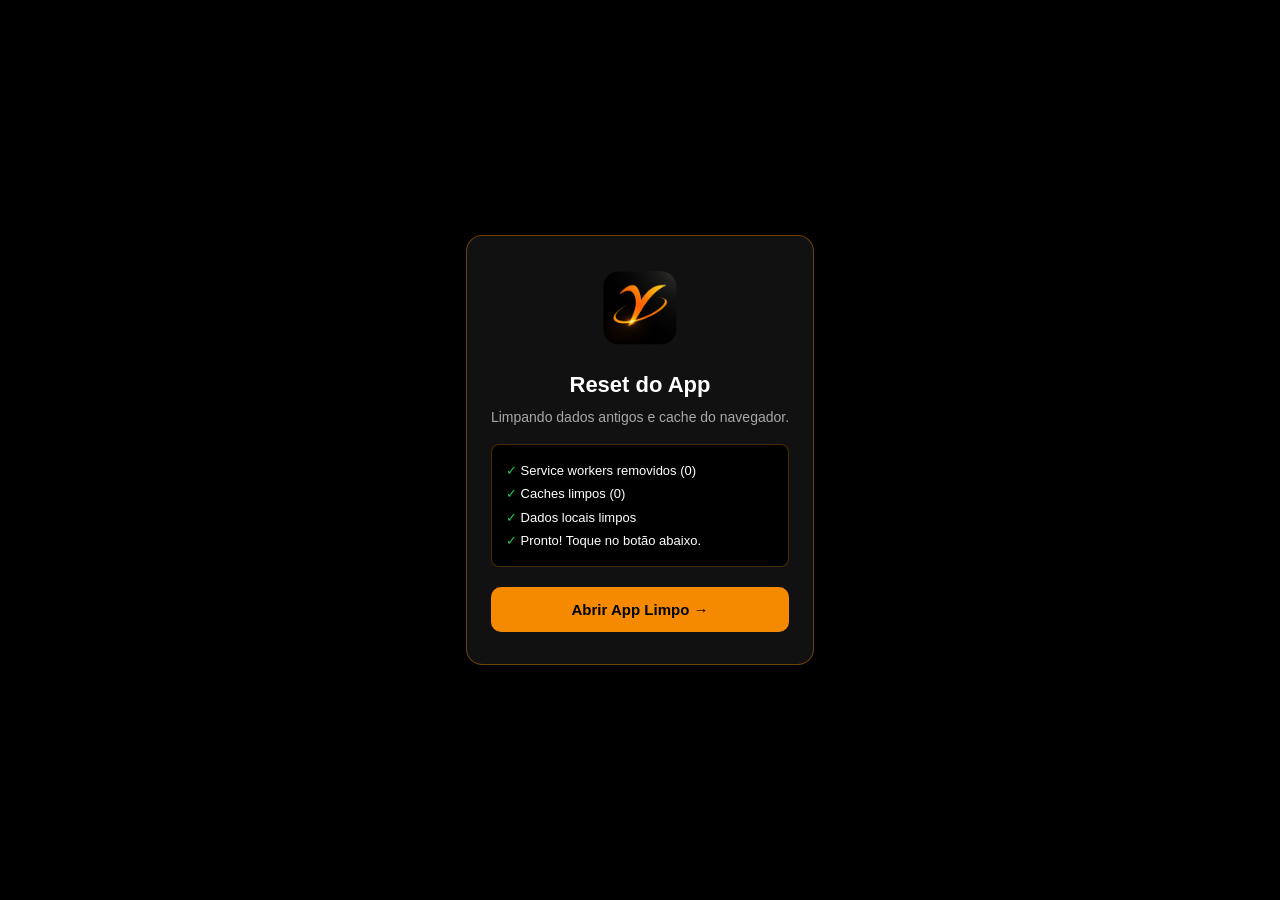
<file: reset.html>
<!DOCTYPE html>
<html lang="pt-BR">
<head>
<meta charset="UTF-8">
<meta name="viewport" content="width=device-width, initial-scale=1.0">
<meta http-equiv="Cache-Control" content="no-cache, no-store, must-revalidate">
<title>Reset — Gamma Quant</title>
<style>
* { box-sizing: border-box; margin: 0; padding: 0; }
body {
    font-family: -apple-system, sans-serif;
    background: #000;
    color: #fff;
    min-height: 100vh;
    display: flex;
    align-items: center;
    justify-content: center;
    padding: 24px;
}
.box {
    max-width: 360px;
    text-align: center;
    background: #111;
    border: 1px solid rgba(245, 138, 0, 0.4);
    border-radius: 16px;
    padding: 32px 24px;
}
img { width: 80px; height: 80px; border-radius: 18px; margin: 0 auto 20px; }
h1 { font-size: 22px; margin-bottom: 8px; font-weight: 800; }
p { color: #a8a8a8; font-size: 14px; line-height: 1.6; margin-bottom: 16px; }
.status {
    background: #000;
    border: 1px solid rgba(245, 138, 0, 0.3);
    border-radius: 8px;
    padding: 14px;
    font-size: 13px;
    margin: 16px 0;
    text-align: left;
    line-height: 1.8;
}
.btn {
    display: block;
    width: 100%;
    background: #f58a00;
    color: #000;
    padding: 14px;
    border-radius: 10px;
    font-weight: 800;
    text-decoration: none;
    margin-top: 20px;
    font-size: 15px;
}
.tick { color: #22c55e; }
.x { color: #f58a00; }
</style>
</head>
<body>
<div class="box">
    <img src="/icons/icon-192.png" alt="Gamma">
    <h1>Reset do App</h1>
    <p>Limpando dados antigos e cache do navegador.</p>
    <div class="status" id="status">⏳ Iniciando...</div>
    <a href="/" class="btn" id="goto-app" style="opacity:0.4;pointer-events:none;">Aguarde...</a>
</div>

<script>
(async function() {
    const status = document.getElementById('status');
    const btn = document.getElementById('goto-app');
    const log = [];
    function add(msg, ok = true) {
        log.push((ok ? '<span class="tick">✓</span>' : '<span class="x">!</span>') + ' ' + msg);
        status.innerHTML = log.join('<br>');
    }

    // 1. Unregistra todos os service workers
    try {
        if ('serviceWorker' in navigator) {
            const regs = await navigator.serviceWorker.getRegistrations();
            for (const reg of regs) await reg.unregister();
            add(`Service workers removidos (${regs.length})`);
        }
    } catch (e) { add('Service worker já estava limpo'); }

    // 2. Limpa todos os caches
    try {
        if ('caches' in window) {
            const keys = await caches.keys();
            await Promise.all(keys.map(k => caches.delete(k)));
            add(`Caches limpos (${keys.length})`);
        }
    } catch (e) { add('Cache já estava limpo'); }

    // 3. Limpa localStorage e sessionStorage
    try {
        localStorage.clear();
        sessionStorage.clear();
        add('Dados locais limpos');
    } catch (e) { add('Storage já estava limpo'); }

    add('Pronto! Toque no botão abaixo.');
    btn.style.opacity = '1';
    btn.style.pointerEvents = 'auto';
    btn.textContent = 'Abrir App Limpo →';
    btn.href = '/?fresh=' + Date.now();
})();
</script>
</body>
</html>
</file>
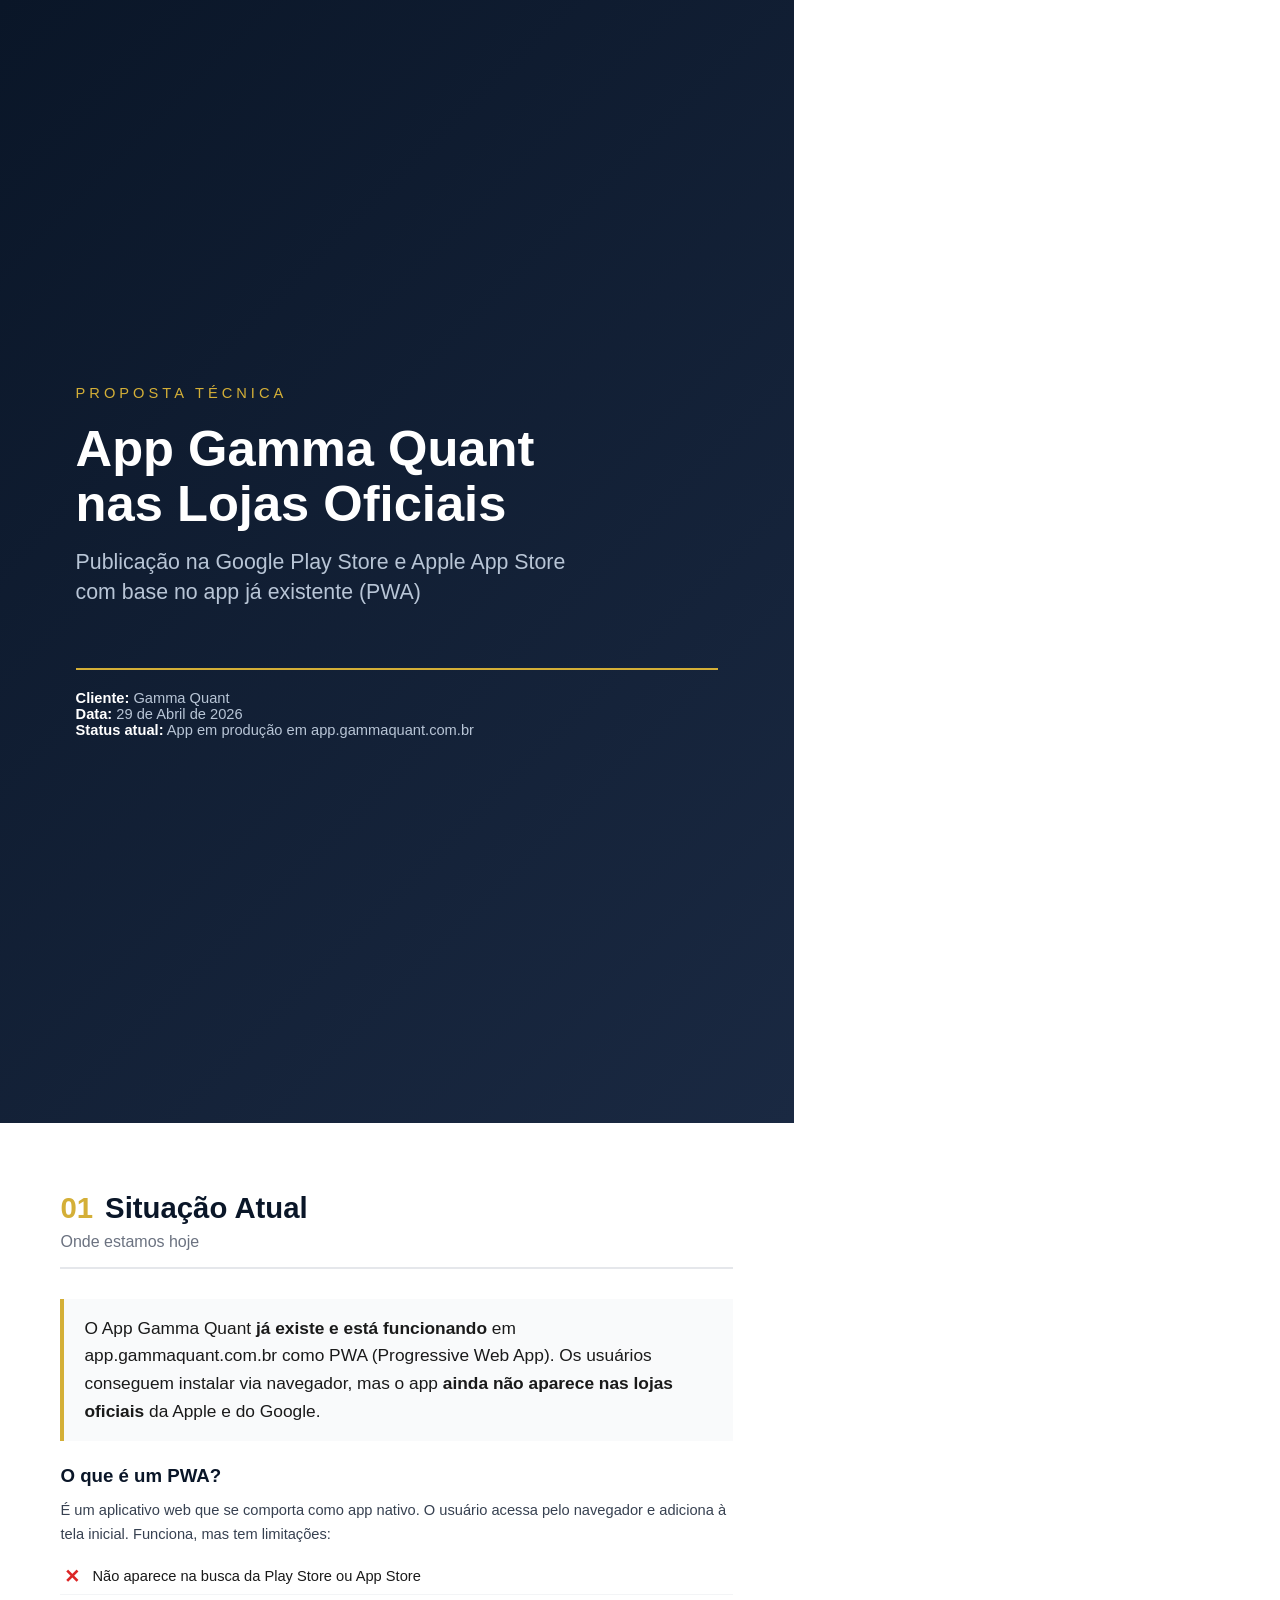
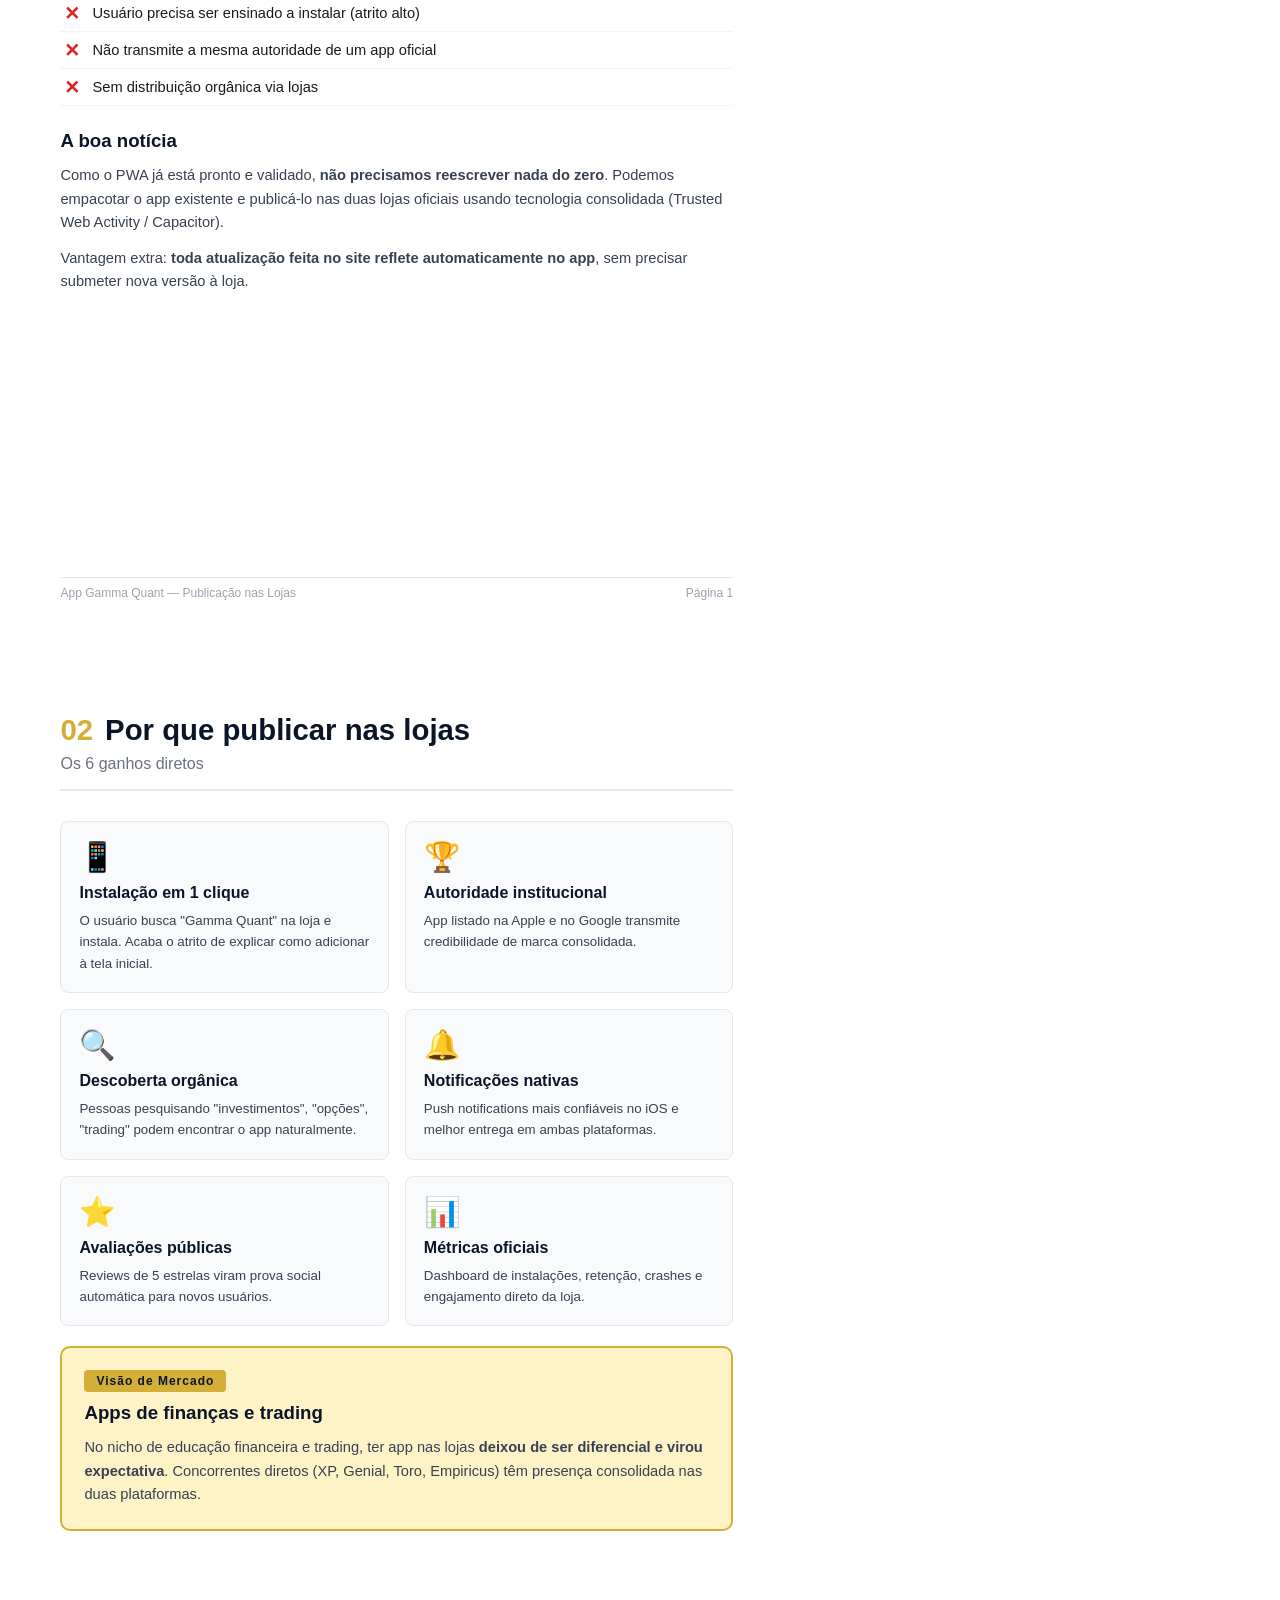
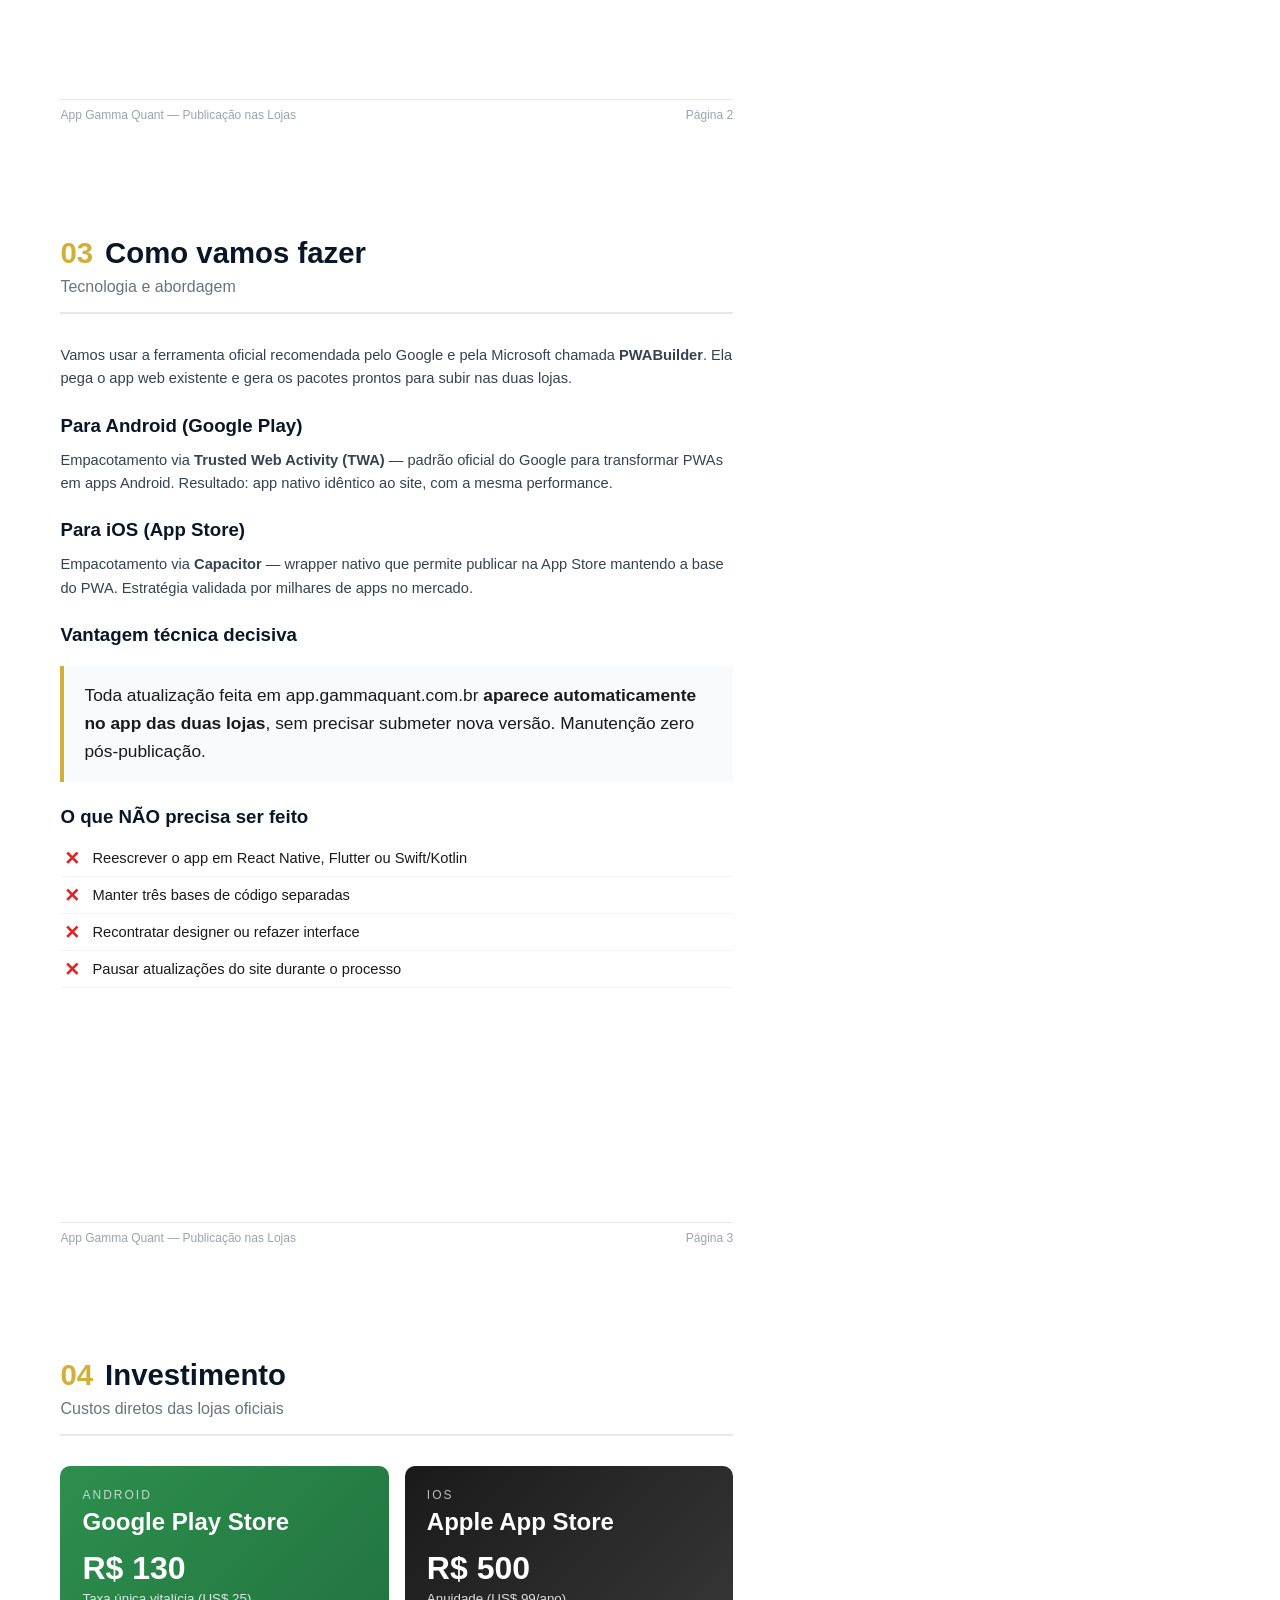
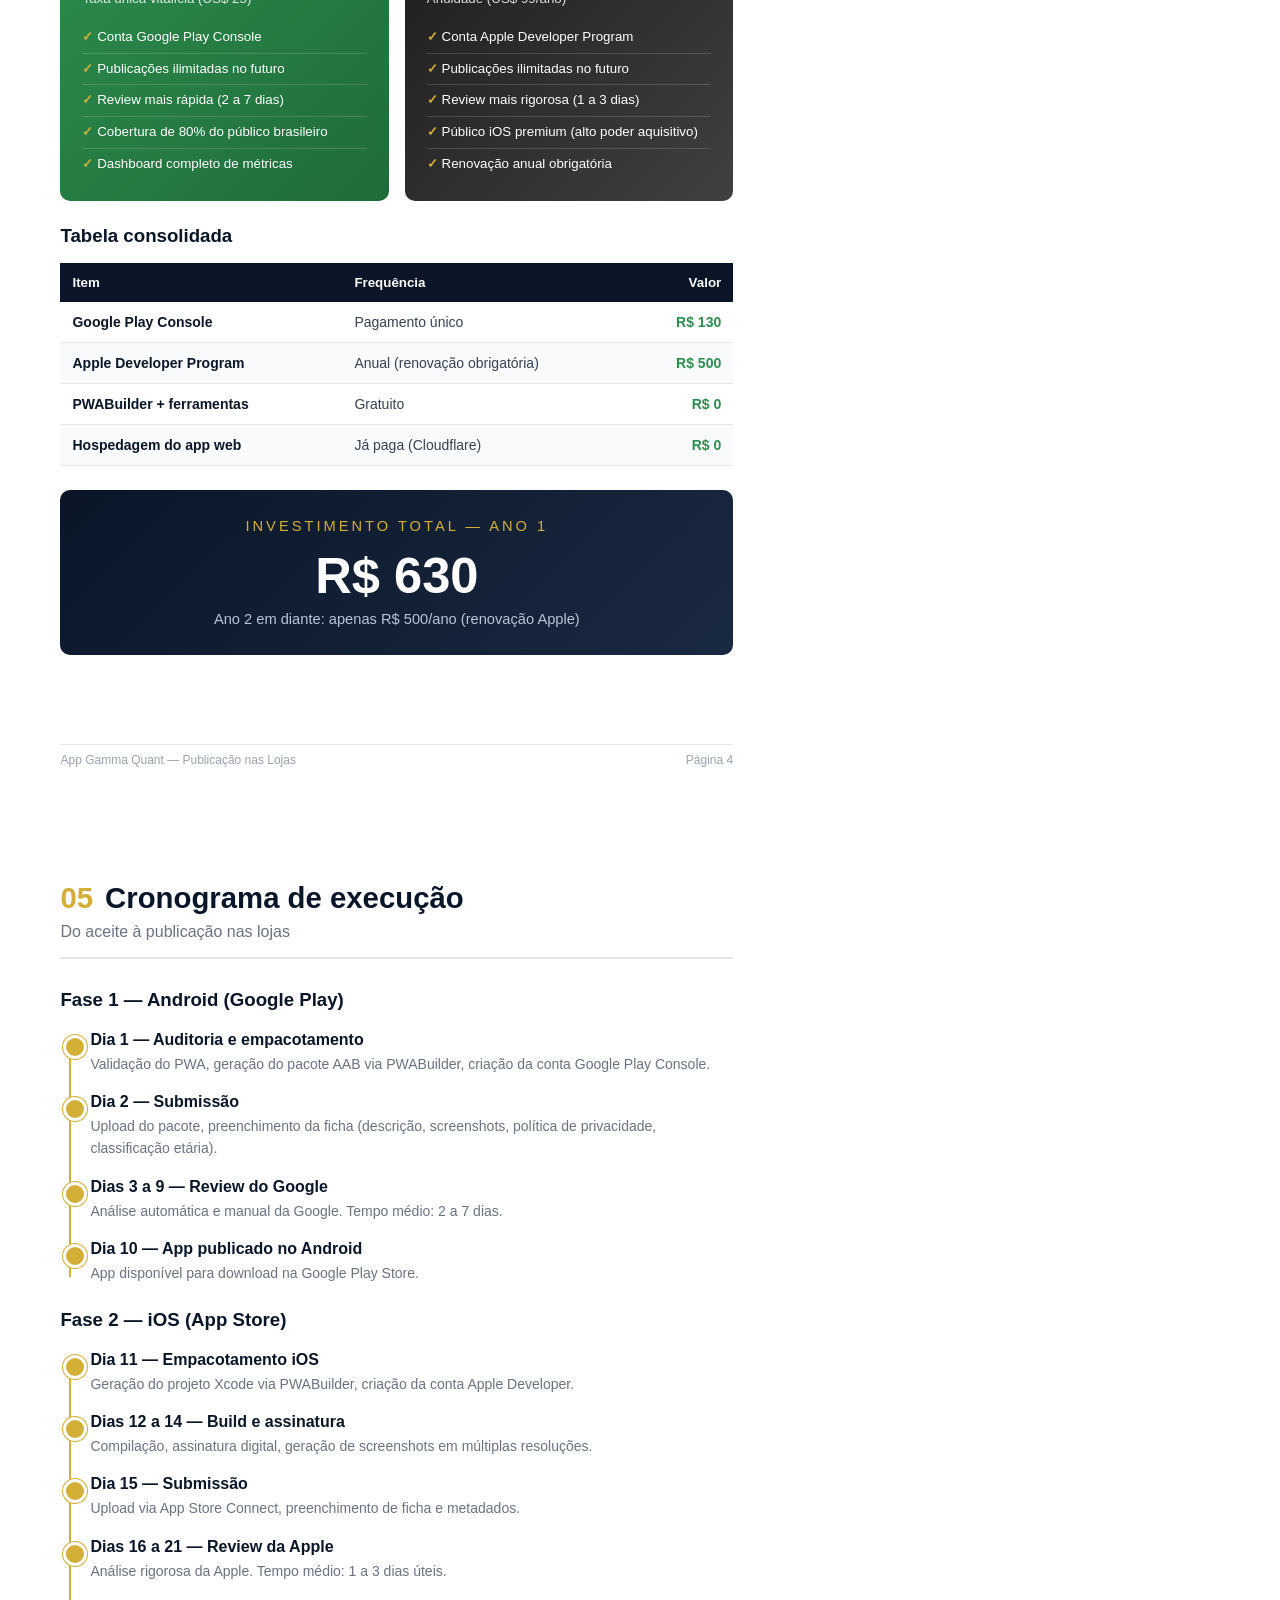
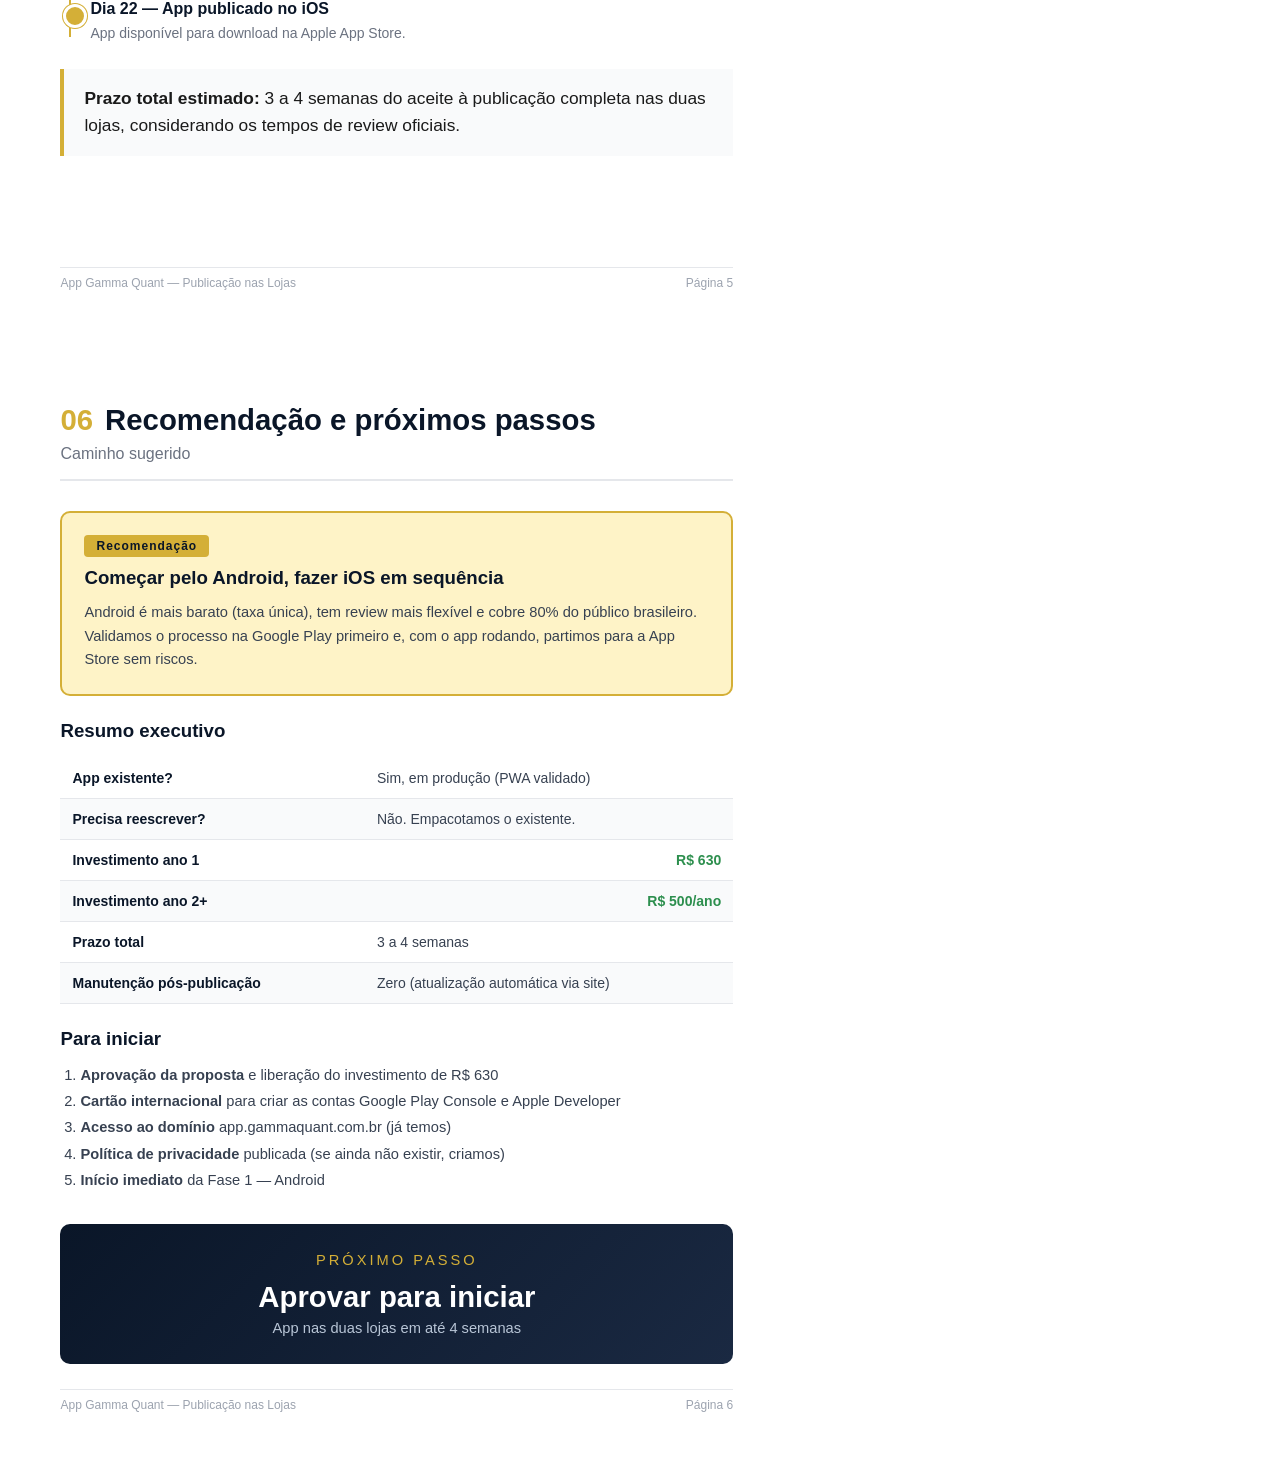
<file: apresentacao-lojas/apresentacao.html>
<!DOCTYPE html>
<html lang="pt-BR">
<head>
<meta charset="UTF-8">
<title>App Gamma Quant — Publicação nas Lojas</title>
<style>
  @page { size: A4; margin: 0; }
  * { margin: 0; padding: 0; box-sizing: border-box; }
  body { font-family: 'Helvetica', 'Arial', sans-serif; color: #1a1a1a; }

  .page {
    width: 210mm;
    height: 297mm;
    padding: 18mm 16mm;
    page-break-after: always;
    position: relative;
    background: white;
  }
  .page:last-child { page-break-after: auto; }

  .cover {
    background: linear-gradient(135deg, #0a1628 0%, #1a2942 100%);
    color: white;
    display: flex;
    flex-direction: column;
    justify-content: center;
    padding: 30mm 20mm;
  }
  .cover .tag {
    font-size: 11pt;
    letter-spacing: 4px;
    color: #d4af37;
    text-transform: uppercase;
    margin-bottom: 20px;
  }
  .cover h1 {
    font-size: 38pt;
    font-weight: 800;
    line-height: 1.1;
    margin-bottom: 16px;
  }
  .cover .sub {
    font-size: 16pt;
    color: #b8c5d6;
    margin-bottom: 60px;
    line-height: 1.4;
  }
  .cover .meta {
    border-top: 2px solid #d4af37;
    padding-top: 20px;
    font-size: 11pt;
    color: #b8c5d6;
  }
  .cover .meta strong { color: white; }

  h2 {
    font-size: 22pt;
    color: #0a1628;
    margin-bottom: 8px;
    font-weight: 800;
  }
  h2 .num {
    color: #d4af37;
    margin-right: 12px;
  }
  .subtitle {
    font-size: 12pt;
    color: #6b7280;
    margin-bottom: 30px;
    padding-bottom: 16px;
    border-bottom: 2px solid #e5e7eb;
  }
  h3 {
    font-size: 14pt;
    color: #0a1628;
    margin: 24px 0 12px;
    font-weight: 700;
  }
  p { font-size: 11pt; line-height: 1.6; color: #374151; margin-bottom: 12px; }

  .lead {
    font-size: 13pt;
    line-height: 1.6;
    color: #1a1a1a;
    background: #f9fafb;
    border-left: 4px solid #d4af37;
    padding: 16px 20px;
    margin: 20px 0;
  }

  .grid-2 {
    display: grid;
    grid-template-columns: 1fr 1fr;
    gap: 16px;
    margin: 20px 0;
  }
  .grid-3 {
    display: grid;
    grid-template-columns: 1fr 1fr 1fr;
    gap: 14px;
    margin: 20px 0;
  }

  .card {
    background: #f9fafb;
    border: 1px solid #e5e7eb;
    border-radius: 8px;
    padding: 18px;
  }
  .card .icon {
    font-size: 22pt;
    margin-bottom: 10px;
  }
  .card h4 {
    font-size: 12pt;
    color: #0a1628;
    margin-bottom: 8px;
    font-weight: 700;
  }
  .card p { font-size: 10pt; margin: 0; }

  .platform-card {
    border-radius: 10px;
    padding: 22px;
    color: white;
  }
  .platform-card.android { background: linear-gradient(135deg, #2d8f4e 0%, #1f6b3a 100%); }
  .platform-card.ios { background: linear-gradient(135deg, #1a1a1a 0%, #404040 100%); }
  .platform-card .label { font-size: 9pt; letter-spacing: 2px; opacity: 0.7; text-transform: uppercase; }
  .platform-card h3 { color: white; font-size: 18pt; margin: 6px 0 14px; }
  .platform-card .price { font-size: 24pt; font-weight: 800; margin-bottom: 4px; }
  .platform-card .price-detail { font-size: 10pt; opacity: 0.85; margin-bottom: 16px; }
  .platform-card ul { list-style: none; }
  .platform-card li {
    font-size: 10pt;
    padding: 6px 0;
    border-bottom: 1px solid rgba(255,255,255,0.15);
    line-height: 1.4;
  }
  .platform-card li:last-child { border: none; }
  .platform-card li::before { content: "✓ "; color: #d4af37; font-weight: bold; }

  table {
    width: 100%;
    border-collapse: collapse;
    margin: 16px 0;
    font-size: 10.5pt;
  }
  th {
    background: #0a1628;
    color: white;
    padding: 12px;
    text-align: left;
    font-weight: 600;
    font-size: 10pt;
  }
  td {
    padding: 12px;
    border-bottom: 1px solid #e5e7eb;
    color: #374151;
  }
  tr:nth-child(even) td { background: #f9fafb; }
  td.highlight { color: #0a1628; font-weight: 700; }
  td.price { color: #2d8f4e; font-weight: 700; text-align: right; }

  .timeline {
    position: relative;
    padding-left: 30px;
    margin: 20px 0;
  }
  .timeline::before {
    content: '';
    position: absolute;
    left: 9px;
    top: 8px;
    bottom: 8px;
    width: 2px;
    background: #d4af37;
  }
  .step {
    position: relative;
    margin-bottom: 18px;
  }
  .step::before {
    content: '';
    position: absolute;
    left: -27px;
    top: 4px;
    width: 18px;
    height: 18px;
    background: #d4af37;
    border-radius: 50%;
    border: 3px solid white;
    box-shadow: 0 0 0 1px #d4af37;
  }
  .step h4 {
    font-size: 12pt;
    color: #0a1628;
    margin-bottom: 4px;
  }
  .step p { font-size: 10.5pt; margin: 0; color: #6b7280; }

  .total-box {
    background: linear-gradient(135deg, #0a1628 0%, #1a2942 100%);
    color: white;
    border-radius: 10px;
    padding: 28px;
    text-align: center;
    margin: 24px 0;
  }
  .total-box .label {
    font-size: 11pt;
    color: #d4af37;
    letter-spacing: 3px;
    text-transform: uppercase;
    margin-bottom: 12px;
  }
  .total-box .value {
    font-size: 38pt;
    font-weight: 800;
    margin-bottom: 6px;
  }
  .total-box .detail {
    font-size: 11pt;
    color: #b8c5d6;
  }

  .recommendation {
    background: #fef3c7;
    border: 2px solid #d4af37;
    border-radius: 10px;
    padding: 22px;
    margin: 20px 0;
  }
  .recommendation .badge {
    background: #d4af37;
    color: #0a1628;
    font-size: 9pt;
    font-weight: 700;
    padding: 4px 12px;
    border-radius: 4px;
    display: inline-block;
    letter-spacing: 1px;
    margin-bottom: 10px;
  }
  .recommendation h3 { margin-top: 0; }

  .footer {
    position: absolute;
    bottom: 12mm;
    left: 16mm;
    right: 16mm;
    border-top: 1px solid #e5e7eb;
    padding-top: 8px;
    display: flex;
    justify-content: space-between;
    font-size: 9pt;
    color: #9ca3af;
  }

  .check-list { list-style: none; padding: 0; }
  .check-list li {
    padding: 10px 0 10px 32px;
    font-size: 11pt;
    position: relative;
    border-bottom: 1px solid #f3f4f6;
  }
  .check-list li::before {
    content: '✓';
    position: absolute;
    left: 4px;
    top: 8px;
    color: #2d8f4e;
    font-weight: 800;
    font-size: 14pt;
  }

  .x-list li::before { content: '✕'; color: #dc2626; }
</style>
</head>
<body>

<!-- CAPA -->
<div class="page cover">
  <div class="tag">Proposta Técnica</div>
  <h1>App Gamma Quant<br>nas Lojas Oficiais</h1>
  <div class="sub">Publicação na Google Play Store e Apple App Store<br>com base no app já existente (PWA)</div>
  <div class="meta">
    <strong>Cliente:</strong> Gamma Quant<br>
    <strong>Data:</strong> 29 de Abril de 2026<br>
    <strong>Status atual:</strong> App em produção em app.gammaquant.com.br
  </div>
</div>

<!-- PÁGINA 1 - SITUAÇÃO ATUAL -->
<div class="page">
  <h2><span class="num">01</span>Situação Atual</h2>
  <div class="subtitle">Onde estamos hoje</div>

  <div class="lead">
    O App Gamma Quant <strong>já existe e está funcionando</strong> em app.gammaquant.com.br como PWA (Progressive Web App). Os usuários conseguem instalar via navegador, mas o app <strong>ainda não aparece nas lojas oficiais</strong> da Apple e do Google.
  </div>

  <h3>O que é um PWA?</h3>
  <p>É um aplicativo web que se comporta como app nativo. O usuário acessa pelo navegador e adiciona à tela inicial. Funciona, mas tem limitações:</p>

  <ul class="check-list x-list">
    <li>Não aparece na busca da Play Store ou App Store</li>
    <li>Usuário precisa ser ensinado a instalar (atrito alto)</li>
    <li>Não transmite a mesma autoridade de um app oficial</li>
    <li>Sem distribuição orgânica via lojas</li>
  </ul>

  <h3>A boa notícia</h3>
  <p>Como o PWA já está pronto e validado, <strong>não precisamos reescrever nada do zero</strong>. Podemos empacotar o app existente e publicá-lo nas duas lojas oficiais usando tecnologia consolidada (Trusted Web Activity / Capacitor).</p>

  <p>Vantagem extra: <strong>toda atualização feita no site reflete automaticamente no app</strong>, sem precisar submeter nova versão à loja.</p>

  <div class="footer">
    <span>App Gamma Quant — Publicação nas Lojas</span>
    <span>Página 1</span>
  </div>
</div>

<!-- PÁGINA 2 - O QUE GANHAMOS -->
<div class="page">
  <h2><span class="num">02</span>Por que publicar nas lojas</h2>
  <div class="subtitle">Os 6 ganhos diretos</div>

  <div class="grid-2">
    <div class="card">
      <div class="icon">📱</div>
      <h4>Instalação em 1 clique</h4>
      <p>O usuário busca "Gamma Quant" na loja e instala. Acaba o atrito de explicar como adicionar à tela inicial.</p>
    </div>
    <div class="card">
      <div class="icon">🏆</div>
      <h4>Autoridade institucional</h4>
      <p>App listado na Apple e no Google transmite credibilidade de marca consolidada.</p>
    </div>
    <div class="card">
      <div class="icon">🔍</div>
      <h4>Descoberta orgânica</h4>
      <p>Pessoas pesquisando "investimentos", "opções", "trading" podem encontrar o app naturalmente.</p>
    </div>
    <div class="card">
      <div class="icon">🔔</div>
      <h4>Notificações nativas</h4>
      <p>Push notifications mais confiáveis no iOS e melhor entrega em ambas plataformas.</p>
    </div>
    <div class="card">
      <div class="icon">⭐</div>
      <h4>Avaliações públicas</h4>
      <p>Reviews de 5 estrelas viram prova social automática para novos usuários.</p>
    </div>
    <div class="card">
      <div class="icon">📊</div>
      <h4>Métricas oficiais</h4>
      <p>Dashboard de instalações, retenção, crashes e engajamento direto da loja.</p>
    </div>
  </div>

  <div class="recommendation">
    <div class="badge">Visão de Mercado</div>
    <h3>Apps de finanças e trading</h3>
    <p style="margin: 0;">No nicho de educação financeira e trading, ter app nas lojas <strong>deixou de ser diferencial e virou expectativa</strong>. Concorrentes diretos (XP, Genial, Toro, Empiricus) têm presença consolidada nas duas plataformas.</p>
  </div>

  <div class="footer">
    <span>App Gamma Quant — Publicação nas Lojas</span>
    <span>Página 2</span>
  </div>
</div>

<!-- PÁGINA 3 - COMO VAMOS FAZER -->
<div class="page">
  <h2><span class="num">03</span>Como vamos fazer</h2>
  <div class="subtitle">Tecnologia e abordagem</div>

  <p>Vamos usar a ferramenta oficial recomendada pelo Google e pela Microsoft chamada <strong>PWABuilder</strong>. Ela pega o app web existente e gera os pacotes prontos para subir nas duas lojas.</p>

  <h3>Para Android (Google Play)</h3>
  <p>Empacotamento via <strong>Trusted Web Activity (TWA)</strong> — padrão oficial do Google para transformar PWAs em apps Android. Resultado: app nativo idêntico ao site, com a mesma performance.</p>

  <h3>Para iOS (App Store)</h3>
  <p>Empacotamento via <strong>Capacitor</strong> — wrapper nativo que permite publicar na App Store mantendo a base do PWA. Estratégia validada por milhares de apps no mercado.</p>

  <h3>Vantagem técnica decisiva</h3>
  <div class="lead">
    Toda atualização feita em app.gammaquant.com.br <strong>aparece automaticamente no app das duas lojas</strong>, sem precisar submeter nova versão. Manutenção zero pós-publicação.
  </div>

  <h3>O que NÃO precisa ser feito</h3>
  <ul class="check-list x-list">
    <li>Reescrever o app em React Native, Flutter ou Swift/Kotlin</li>
    <li>Manter três bases de código separadas</li>
    <li>Recontratar designer ou refazer interface</li>
    <li>Pausar atualizações do site durante o processo</li>
  </ul>

  <div class="footer">
    <span>App Gamma Quant — Publicação nas Lojas</span>
    <span>Página 3</span>
  </div>
</div>

<!-- PÁGINA 4 - INVESTIMENTO -->
<div class="page">
  <h2><span class="num">04</span>Investimento</h2>
  <div class="subtitle">Custos diretos das lojas oficiais</div>

  <div class="grid-2">
    <div class="platform-card android">
      <div class="label">Android</div>
      <h3>Google Play Store</h3>
      <div class="price">R$ 130</div>
      <div class="price-detail">Taxa única vitalícia (US$ 25)</div>
      <ul>
        <li>Conta Google Play Console</li>
        <li>Publicações ilimitadas no futuro</li>
        <li>Review mais rápida (2 a 7 dias)</li>
        <li>Cobertura de 80% do público brasileiro</li>
        <li>Dashboard completo de métricas</li>
      </ul>
    </div>

    <div class="platform-card ios">
      <div class="label">iOS</div>
      <h3>Apple App Store</h3>
      <div class="price">R$ 500</div>
      <div class="price-detail">Anuidade (US$ 99/ano)</div>
      <ul>
        <li>Conta Apple Developer Program</li>
        <li>Publicações ilimitadas no futuro</li>
        <li>Review mais rigorosa (1 a 3 dias)</li>
        <li>Público iOS premium (alto poder aquisitivo)</li>
        <li>Renovação anual obrigatória</li>
      </ul>
    </div>
  </div>

  <h3>Tabela consolidada</h3>
  <table>
    <thead>
      <tr>
        <th>Item</th>
        <th>Frequência</th>
        <th style="text-align: right;">Valor</th>
      </tr>
    </thead>
    <tbody>
      <tr>
        <td class="highlight">Google Play Console</td>
        <td>Pagamento único</td>
        <td class="price">R$ 130</td>
      </tr>
      <tr>
        <td class="highlight">Apple Developer Program</td>
        <td>Anual (renovação obrigatória)</td>
        <td class="price">R$ 500</td>
      </tr>
      <tr>
        <td class="highlight">PWABuilder + ferramentas</td>
        <td>Gratuito</td>
        <td class="price">R$ 0</td>
      </tr>
      <tr>
        <td class="highlight">Hospedagem do app web</td>
        <td>Já paga (Cloudflare)</td>
        <td class="price">R$ 0</td>
      </tr>
    </tbody>
  </table>

  <div class="total-box">
    <div class="label">Investimento Total — Ano 1</div>
    <div class="value">R$ 630</div>
    <div class="detail">Ano 2 em diante: apenas R$ 500/ano (renovação Apple)</div>
  </div>

  <div class="footer">
    <span>App Gamma Quant — Publicação nas Lojas</span>
    <span>Página 4</span>
  </div>
</div>

<!-- PÁGINA 5 - CRONOGRAMA -->
<div class="page">
  <h2><span class="num">05</span>Cronograma de execução</h2>
  <div class="subtitle">Do aceite à publicação nas lojas</div>

  <h3>Fase 1 — Android (Google Play)</h3>
  <div class="timeline">
    <div class="step">
      <h4>Dia 1 — Auditoria e empacotamento</h4>
      <p>Validação do PWA, geração do pacote AAB via PWABuilder, criação da conta Google Play Console.</p>
    </div>
    <div class="step">
      <h4>Dia 2 — Submissão</h4>
      <p>Upload do pacote, preenchimento da ficha (descrição, screenshots, política de privacidade, classificação etária).</p>
    </div>
    <div class="step">
      <h4>Dias 3 a 9 — Review do Google</h4>
      <p>Análise automática e manual da Google. Tempo médio: 2 a 7 dias.</p>
    </div>
    <div class="step">
      <h4>Dia 10 — App publicado no Android</h4>
      <p>App disponível para download na Google Play Store.</p>
    </div>
  </div>

  <h3>Fase 2 — iOS (App Store)</h3>
  <div class="timeline">
    <div class="step">
      <h4>Dia 11 — Empacotamento iOS</h4>
      <p>Geração do projeto Xcode via PWABuilder, criação da conta Apple Developer.</p>
    </div>
    <div class="step">
      <h4>Dias 12 a 14 — Build e assinatura</h4>
      <p>Compilação, assinatura digital, geração de screenshots em múltiplas resoluções.</p>
    </div>
    <div class="step">
      <h4>Dia 15 — Submissão</h4>
      <p>Upload via App Store Connect, preenchimento de ficha e metadados.</p>
    </div>
    <div class="step">
      <h4>Dias 16 a 21 — Review da Apple</h4>
      <p>Análise rigorosa da Apple. Tempo médio: 1 a 3 dias úteis.</p>
    </div>
    <div class="step">
      <h4>Dia 22 — App publicado no iOS</h4>
      <p>App disponível para download na Apple App Store.</p>
    </div>
  </div>

  <div class="lead" style="margin-top: 24px;">
    <strong>Prazo total estimado:</strong> 3 a 4 semanas do aceite à publicação completa nas duas lojas, considerando os tempos de review oficiais.
  </div>

  <div class="footer">
    <span>App Gamma Quant — Publicação nas Lojas</span>
    <span>Página 5</span>
  </div>
</div>

<!-- PÁGINA 6 - RECOMENDAÇÃO E PRÓXIMOS PASSOS -->
<div class="page">
  <h2><span class="num">06</span>Recomendação e próximos passos</h2>
  <div class="subtitle">Caminho sugerido</div>

  <div class="recommendation">
    <div class="badge">Recomendação</div>
    <h3>Começar pelo Android, fazer iOS em sequência</h3>
    <p style="margin: 0;">Android é mais barato (taxa única), tem review mais flexível e cobre 80% do público brasileiro. Validamos o processo na Google Play primeiro e, com o app rodando, partimos para a App Store sem riscos.</p>
  </div>

  <h3>Resumo executivo</h3>
  <table>
    <tr>
      <td class="highlight">App existente?</td>
      <td>Sim, em produção (PWA validado)</td>
    </tr>
    <tr>
      <td class="highlight">Precisa reescrever?</td>
      <td>Não. Empacotamos o existente.</td>
    </tr>
    <tr>
      <td class="highlight">Investimento ano 1</td>
      <td class="price">R$ 630</td>
    </tr>
    <tr>
      <td class="highlight">Investimento ano 2+</td>
      <td class="price">R$ 500/ano</td>
    </tr>
    <tr>
      <td class="highlight">Prazo total</td>
      <td>3 a 4 semanas</td>
    </tr>
    <tr>
      <td class="highlight">Manutenção pós-publicação</td>
      <td>Zero (atualização automática via site)</td>
    </tr>
  </table>

  <h3>Para iniciar</h3>
  <ol style="padding-left: 20px; margin-top: 12px;">
    <li style="font-size: 11pt; line-height: 1.8; color: #374151;"><strong>Aprovação da proposta</strong> e liberação do investimento de R$ 630</li>
    <li style="font-size: 11pt; line-height: 1.8; color: #374151;"><strong>Cartão internacional</strong> para criar as contas Google Play Console e Apple Developer</li>
    <li style="font-size: 11pt; line-height: 1.8; color: #374151;"><strong>Acesso ao domínio</strong> app.gammaquant.com.br (já temos)</li>
    <li style="font-size: 11pt; line-height: 1.8; color: #374151;"><strong>Política de privacidade</strong> publicada (se ainda não existir, criamos)</li>
    <li style="font-size: 11pt; line-height: 1.8; color: #374151;"><strong>Início imediato</strong> da Fase 1 — Android</li>
  </ol>

  <div class="total-box" style="margin-top: 30px;">
    <div class="label">Próximo Passo</div>
    <div class="value" style="font-size: 22pt;">Aprovar para iniciar</div>
    <div class="detail">App nas duas lojas em até 4 semanas</div>
  </div>

  <div class="footer">
    <span>App Gamma Quant — Publicação nas Lojas</span>
    <span>Página 6</span>
  </div>
</div>

</body>
</html>
</file>
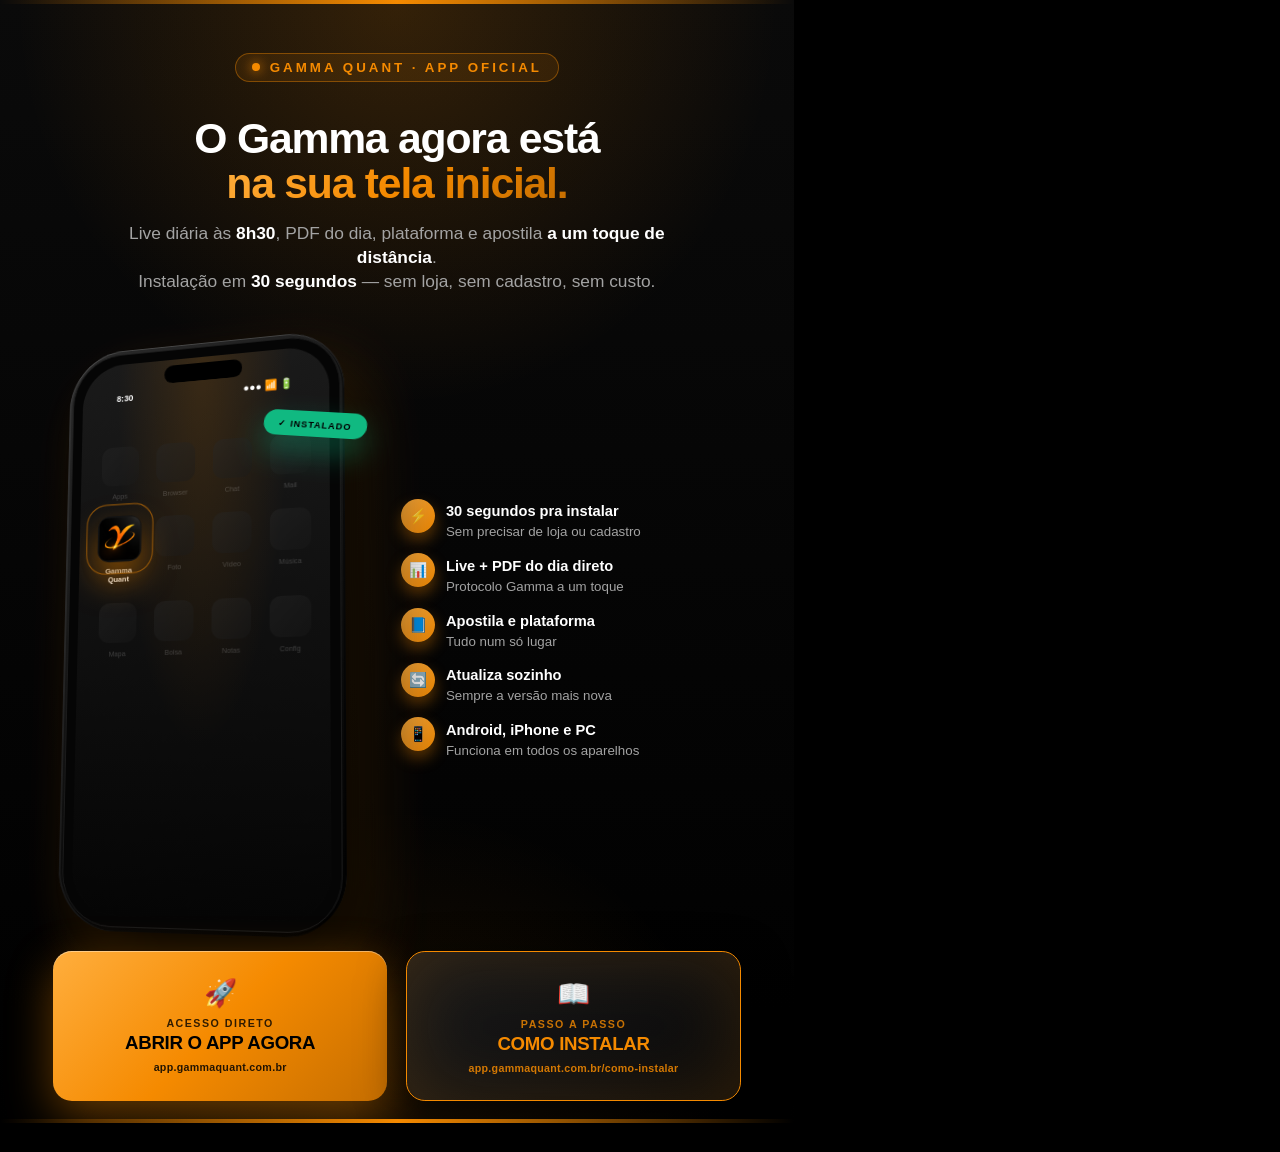
<file: divulgacao/anuncio.html>
<!DOCTYPE html>
<html lang="pt-BR">
<head>
<meta charset="UTF-8">
<title>Gamma Quant — Acesso Rápido no Celular</title>
<style>
@page { size: A4; margin: 0; }

* { margin: 0; padding: 0; box-sizing: border-box; }

html, body {
    width: 210mm;
    height: 297mm;
    font-family: 'Helvetica Neue', Arial, sans-serif;
    background: #000;
    color: #fff;
    -webkit-font-smoothing: antialiased;
    overflow: hidden;
}

.page {
    width: 210mm;
    height: 297mm;
    background:
        radial-gradient(ellipse 80% 60% at 50% 0%, rgba(245, 138, 0, 0.18) 0%, transparent 60%),
        radial-gradient(ellipse 60% 40% at 50% 100%, rgba(245, 138, 0, 0.10) 0%, transparent 70%),
        linear-gradient(180deg, #0a0a0a 0%, #000 100%);
    padding: 14mm 14mm 12mm;
    position: relative;
    display: flex;
    flex-direction: column;
}

/* Glow stripes decorativos */
.page::before {
    content: '';
    position: absolute;
    top: 0; left: 0; right: 0;
    height: 4px;
    background: linear-gradient(90deg, transparent, #f58a00, transparent);
}
.page::after {
    content: '';
    position: absolute;
    bottom: 0; left: 0; right: 0;
    height: 4px;
    background: linear-gradient(90deg, transparent, #f58a00, transparent);
}

/* HEADER ====================== */
.header {
    text-align: center;
    margin-bottom: 4mm;
}
.brand {
    display: inline-flex;
    align-items: center;
    gap: 10px;
    padding: 6px 16px;
    border-radius: 100px;
    background: rgba(245, 138, 0, 0.1);
    border: 1px solid rgba(245, 138, 0, 0.4);
    font-size: 10pt;
    letter-spacing: 3px;
    font-weight: 700;
    color: #f58a00;
    text-transform: uppercase;
}
.brand-dot {
    width: 8px; height: 8px;
    background: #f58a00;
    border-radius: 50%;
    box-shadow: 0 0 12px #f58a00;
}

/* TITLE ====================== */
.title {
    text-align: center;
    margin-top: 5mm;
    margin-bottom: 2mm;
}
.title h1 {
    font-size: 32pt;
    font-weight: 900;
    line-height: 1.05;
    letter-spacing: -1.2px;
}
.title h1 .accent {
    color: #f58a00;
    background: linear-gradient(135deg, #ffae3d 0%, #f58a00 50%, #c66e00 100%);
    -webkit-background-clip: text;
    -webkit-text-fill-color: transparent;
    background-clip: text;
}
.subtitle {
    font-size: 13pt;
    color: #a3a3a3;
    margin-top: 4mm;
    line-height: 1.4;
    max-width: 145mm;
    margin-left: auto;
    margin-right: auto;
}
.subtitle strong { color: #fff; }

/* CONTENT ROW ====================== */
.content {
    display: flex;
    align-items: center;
    justify-content: center;
    gap: 10mm;
    margin-top: 8mm;
    flex: 1;
}

/* PHONE 3D ====================== */
.phone-wrap {
    perspective: 1400px;
    perspective-origin: 50% 50%;
    flex-shrink: 0;
}
.phone {
    width: 78mm;
    height: 158mm;
    background: linear-gradient(145deg, #2a2a2a 0%, #0a0a0a 70%, #000 100%);
    border-radius: 16mm;
    padding: 4mm;
    transform: rotateY(-18deg) rotateX(8deg) rotateZ(-2deg);
    transform-style: preserve-3d;
    box-shadow:
        /* Highlight superior */
        inset 0 1px 0 rgba(255, 255, 255, 0.15),
        /* Borda lateral metálica */
        inset 2px 0 0 rgba(255, 255, 255, 0.06),
        inset -2px 0 0 rgba(0, 0, 0, 0.5),
        /* Sombra dramática */
        30px 50px 80px rgba(0, 0, 0, 0.85),
        20px 30px 60px rgba(245, 138, 0, 0.25),
        -10px 20px 40px rgba(0, 0, 0, 0.6);
    position: relative;
}

/* Borda lateral mais fina */
.phone::before {
    content: '';
    position: absolute;
    top: 1mm; bottom: 1mm; left: 1mm; right: 1mm;
    border-radius: 14mm;
    background: #050505;
    border: 0.4mm solid #1a1a1a;
}

/* Tela */
.screen {
    position: absolute;
    top: 4mm; bottom: 4mm; left: 4mm; right: 4mm;
    border-radius: 12mm;
    background:
        radial-gradient(ellipse at top, rgba(245, 138, 0, 0.15) 0%, transparent 50%),
        linear-gradient(180deg, #1a1a1a 0%, #050505 100%);
    overflow: hidden;
    display: flex;
    flex-direction: column;
    align-items: center;
    padding: 10mm 6mm 8mm;
    z-index: 2;
}

/* Notch */
.notch {
    position: absolute;
    top: 5.5mm;
    left: 50%;
    transform: translateX(-50%);
    width: 22mm;
    height: 5mm;
    background: #000;
    border-radius: 100px;
    z-index: 3;
}

/* Status bar */
.status-bar {
    width: 100%;
    display: flex;
    justify-content: space-between;
    align-items: center;
    color: #fff;
    font-size: 7pt;
    font-weight: 700;
    margin-top: -2mm;
    margin-bottom: 8mm;
    padding: 0 4mm;
}
.status-icons { display: flex; gap: 3px; align-items: center; font-size: 8pt; }

/* App icon grid */
.icon-grid {
    display: grid;
    grid-template-columns: repeat(4, 1fr);
    gap: 5mm;
    width: 100%;
    margin-top: 4mm;
}
.icon-cell {
    display: flex;
    flex-direction: column;
    align-items: center;
    gap: 2mm;
    opacity: 0.4;
}
.icon-cell.gamma { opacity: 1; }
.icon-mini {
    width: 11mm;
    height: 11mm;
    border-radius: 3mm;
    background: linear-gradient(135deg, #2a2a2a, #1a1a1a);
}
.icon-cell.gamma .icon-mini {
    background-image: url('icon-correct.png');
    background-size: cover;
    background-position: center;
    box-shadow:
        0 4mm 8mm rgba(245, 138, 0, 0.55),
        0 2mm 4mm rgba(0, 0, 0, 0.4);
    position: relative;
    transform: scale(1.15);
    z-index: 5;
}
.icon-label {
    font-size: 5.5pt;
    color: rgba(255, 255, 255, 0.5);
    font-weight: 500;
    text-align: center;
    line-height: 1.2;
}
.icon-cell.gamma .icon-label {
    color: #fff;
    font-weight: 800;
    font-size: 6pt;
}

/* Pulse ring around gamma icon */
.gamma .icon-mini::after {
    content: '';
    position: absolute;
    inset: -3mm;
    border-radius: 5mm;
    border: 0.5mm solid rgba(245, 138, 0, 0.5);
    z-index: -1;
}

/* Highlight badge "INSTALADO" */
.installed-tag {
    position: absolute;
    top: 22mm;
    right: -6mm;
    transform: rotateZ(8deg);
    background: #10b981;
    color: #000;
    font-size: 7pt;
    font-weight: 900;
    letter-spacing: 1px;
    padding: 2mm 4mm;
    border-radius: 100px;
    box-shadow: 0 4mm 8mm rgba(16, 185, 129, 0.4);
    z-index: 10;
}

/* Setas indicando o ícone */
.arrow-pointer {
    position: absolute;
    z-index: 5;
}
.arrow-pointer.arrow-1 {
    top: 50mm;
    right: -28mm;
    color: #f58a00;
    font-size: 22pt;
    font-weight: 900;
    text-shadow: 0 2mm 6mm rgba(245, 138, 0, 0.5);
}

/* RIGHT COLUMN ====================== */
.benefits {
    flex: 1;
    display: flex;
    flex-direction: column;
    gap: 3mm;
    padding-left: 4mm;
}
.benefit {
    display: flex;
    align-items: flex-start;
    gap: 3mm;
}
.benefit-icon {
    width: 9mm;
    height: 9mm;
    border-radius: 50%;
    background: linear-gradient(135deg, #ffae3d, #f58a00);
    flex-shrink: 0;
    display: flex;
    align-items: center;
    justify-content: center;
    color: #000;
    font-weight: 900;
    font-size: 11pt;
    box-shadow: 0 2mm 4mm rgba(245, 138, 0, 0.4);
}
.benefit-text {
    font-size: 11pt;
    line-height: 1.35;
    padding-top: 1mm;
}
.benefit-text strong { color: #fff; font-weight: 800; }
.benefit-text span { color: #a3a3a3; font-weight: 500; font-size: 10pt; }

/* CTA SECTION ====================== */
.cta-section {
    margin-top: 6mm;
    display: grid;
    grid-template-columns: 1fr 1fr;
    gap: 5mm;
}
.cta-btn {
    display: block;
    text-decoration: none;
    background: linear-gradient(135deg, #ffae3d 0%, #f58a00 50%, #c66e00 100%);
    color: #000;
    padding: 7mm 5mm;
    border-radius: 5mm;
    text-align: center;
    box-shadow:
        inset 0 1px 0 rgba(255, 255, 255, 0.4),
        0 4mm 12mm rgba(245, 138, 0, 0.4),
        0 2mm 4mm rgba(0, 0, 0, 0.3);
    position: relative;
    overflow: hidden;
}
.cta-btn.secondary {
    background: linear-gradient(135deg, #1a1a1a 0%, #0a0a0a 100%);
    color: #f58a00;
    border: 1.5px solid #f58a00;
    box-shadow:
        0 4mm 12mm rgba(0, 0, 0, 0.6),
        0 0 20mm rgba(245, 138, 0, 0.15) inset;
}
.cta-icon {
    font-size: 20pt;
    margin-bottom: 2mm;
    display: block;
}
.cta-label {
    font-size: 8pt;
    font-weight: 700;
    letter-spacing: 1.5px;
    text-transform: uppercase;
    opacity: 0.8;
    margin-bottom: 1mm;
}
.cta-title {
    font-size: 14pt;
    font-weight: 900;
    line-height: 1.1;
    letter-spacing: -0.3px;
    margin-bottom: 2mm;
}
.cta-url {
    font-size: 8pt;
    font-weight: 700;
    opacity: 0.85;
    letter-spacing: 0.3px;
}

/* FOOTER ====================== */
.footer {
    margin-top: 6mm;
    padding-top: 4mm;
    border-top: 1px solid rgba(245, 138, 0, 0.25);
    display: flex;
    justify-content: space-between;
    align-items: center;
    font-size: 8.5pt;
    color: #737373;
}
.footer .tag {
    color: #f58a00;
    font-weight: 700;
    letter-spacing: 1.5px;
    text-transform: uppercase;
}
.footer .web { color: #a3a3a3; font-weight: 600; }

</style>
</head>
<body>
<div class="page">

    <!-- HEADER -->
    <div class="header">
        <div class="brand">
            <span class="brand-dot"></span>
            GAMMA QUANT · APP OFICIAL
        </div>
    </div>

    <!-- TITLE -->
    <div class="title">
        <h1>O Gamma agora está<br><span class="accent">na sua tela inicial.</span></h1>
        <p class="subtitle">
            Live diária às <strong>8h30</strong>, PDF do dia, plataforma e apostila <strong>a um toque de distância</strong>.<br>
            Instalação em <strong>30 segundos</strong> — sem loja, sem cadastro, sem custo.
        </p>
    </div>

    <!-- CONTENT -->
    <div class="content">

        <!-- PHONE 3D -->
        <div class="phone-wrap">
            <div class="phone">
                <div class="notch"></div>
                <div class="screen">
                    <!-- Status bar -->
                    <div class="status-bar">
                        <span>8:30</span>
                        <div class="status-icons">
                            <span>●●●</span>
                            <span>📶</span>
                            <span>🔋</span>
                        </div>
                    </div>

                    <!-- Icon grid -->
                    <div class="icon-grid">
                        <div class="icon-cell"><div class="icon-mini"></div><div class="icon-label">Apps</div></div>
                        <div class="icon-cell"><div class="icon-mini"></div><div class="icon-label">Browser</div></div>
                        <div class="icon-cell"><div class="icon-mini"></div><div class="icon-label">Chat</div></div>
                        <div class="icon-cell"><div class="icon-mini"></div><div class="icon-label">Mail</div></div>

                        <div class="icon-cell gamma">
                            <div class="icon-mini"></div>
                            <div class="icon-label">Gamma<br>Quant</div>
                        </div>
                        <div class="icon-cell"><div class="icon-mini"></div><div class="icon-label">Foto</div></div>
                        <div class="icon-cell"><div class="icon-mini"></div><div class="icon-label">Vídeo</div></div>
                        <div class="icon-cell"><div class="icon-mini"></div><div class="icon-label">Música</div></div>

                        <div class="icon-cell"><div class="icon-mini"></div><div class="icon-label">Mapa</div></div>
                        <div class="icon-cell"><div class="icon-mini"></div><div class="icon-label">Bolsa</div></div>
                        <div class="icon-cell"><div class="icon-mini"></div><div class="icon-label">Notas</div></div>
                        <div class="icon-cell"><div class="icon-mini"></div><div class="icon-label">Config</div></div>
                    </div>
                </div>
                <div class="installed-tag">✓ INSTALADO</div>
            </div>
        </div>

        <!-- BENEFITS -->
        <div class="benefits">
            <div class="benefit">
                <div class="benefit-icon">⚡</div>
                <div class="benefit-text">
                    <strong>30 segundos pra instalar</strong><br>
                    <span>Sem precisar de loja ou cadastro</span>
                </div>
            </div>
            <div class="benefit">
                <div class="benefit-icon">📊</div>
                <div class="benefit-text">
                    <strong>Live + PDF do dia direto</strong><br>
                    <span>Protocolo Gamma a um toque</span>
                </div>
            </div>
            <div class="benefit">
                <div class="benefit-icon">📘</div>
                <div class="benefit-text">
                    <strong>Apostila e plataforma</strong><br>
                    <span>Tudo num só lugar</span>
                </div>
            </div>
            <div class="benefit">
                <div class="benefit-icon">🔄</div>
                <div class="benefit-text">
                    <strong>Atualiza sozinho</strong><br>
                    <span>Sempre a versão mais nova</span>
                </div>
            </div>
            <div class="benefit">
                <div class="benefit-icon">📱</div>
                <div class="benefit-text">
                    <strong>Android, iPhone e PC</strong><br>
                    <span>Funciona em todos os aparelhos</span>
                </div>
            </div>
        </div>
    </div>

    <!-- CTAs -->
    <div class="cta-section">
        <a href="https://app.gammaquant.com.br/" class="cta-btn">
            <span class="cta-icon">🚀</span>
            <div class="cta-label">Acesso direto</div>
            <div class="cta-title">ABRIR O APP AGORA</div>
            <div class="cta-url">app.gammaquant.com.br</div>
        </a>
        <a href="https://app.gammaquant.com.br/como-instalar.html" class="cta-btn secondary">
            <span class="cta-icon">📖</span>
            <div class="cta-label">Passo a passo</div>
            <div class="cta-title">COMO INSTALAR</div>
            <div class="cta-url">app.gammaquant.com.br/como-instalar</div>
        </a>
    </div>

    <!-- FOOTER -->
    <div class="footer">
        <span class="tag">Gamma Quant</span>
        <span class="web">app.gammaquant.com.br · 21 99008-9490</span>
    </div>

</div>
</body>
</html>
</file>
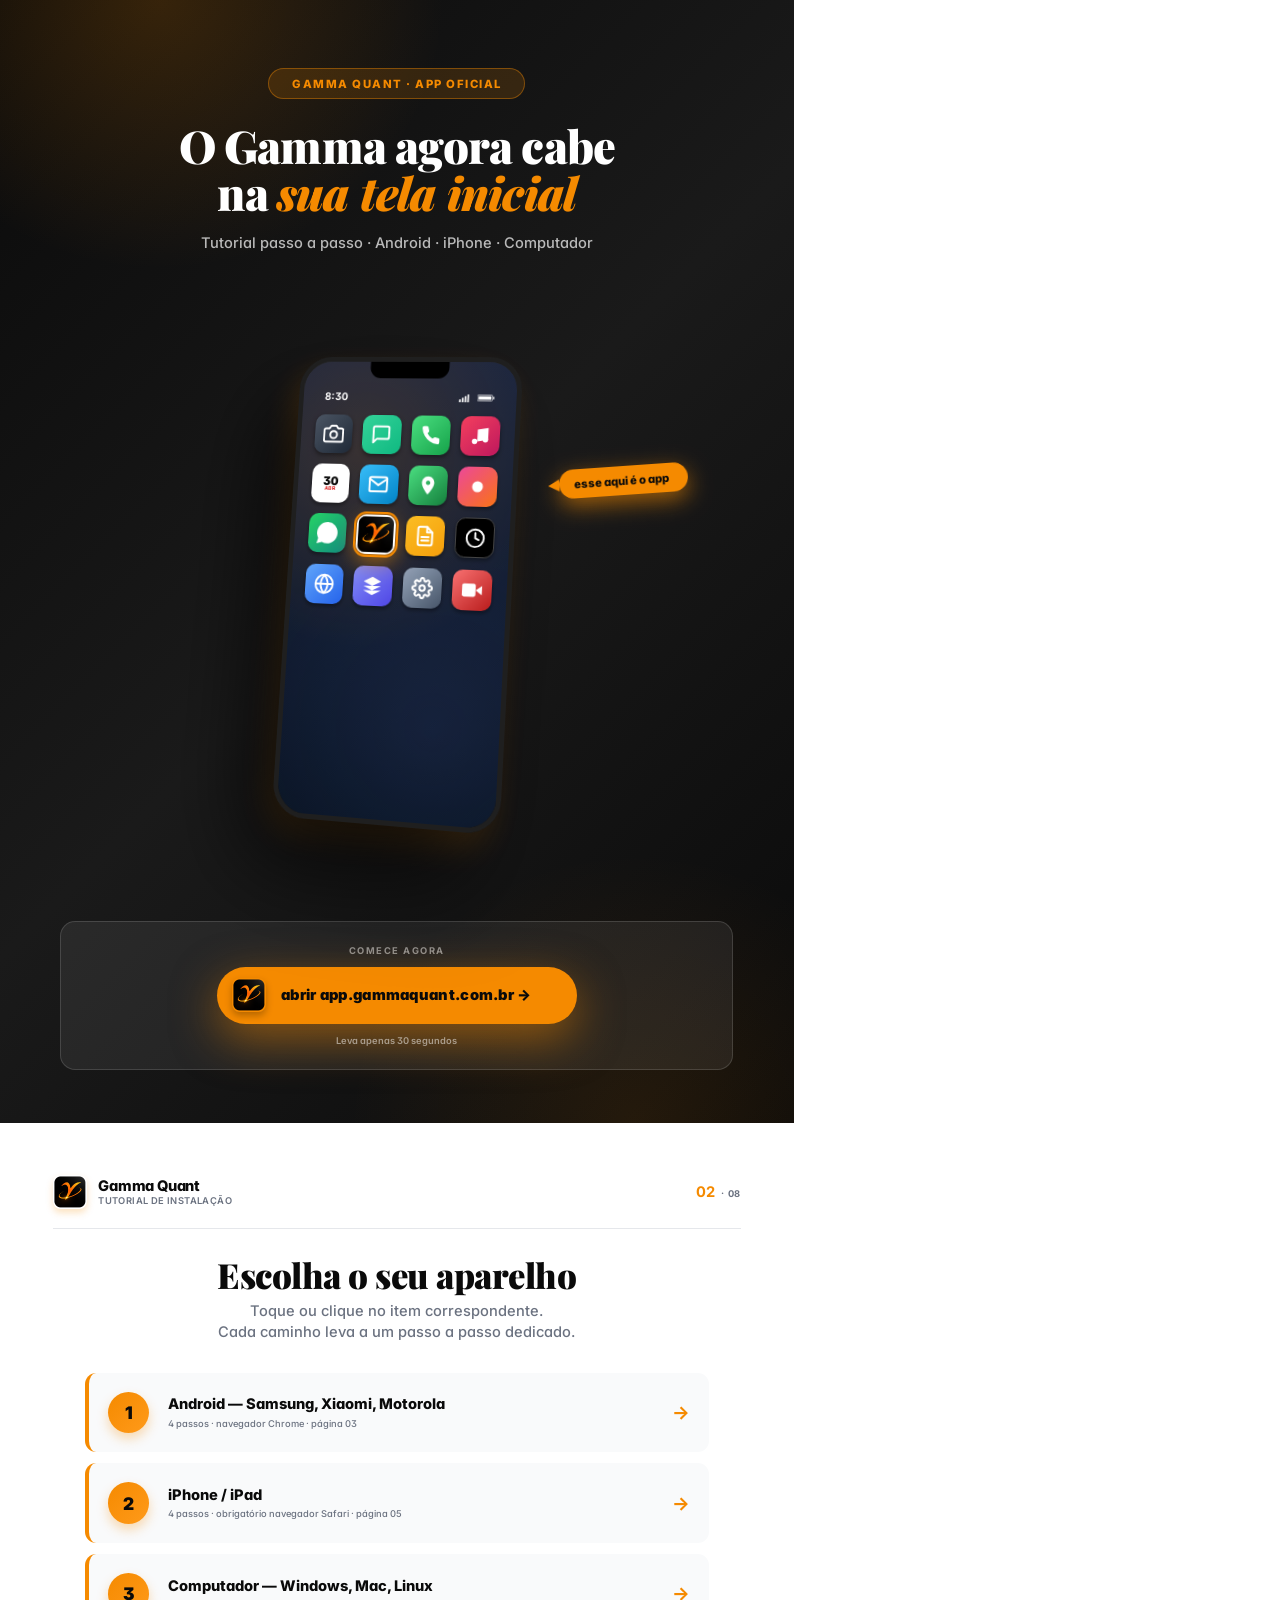
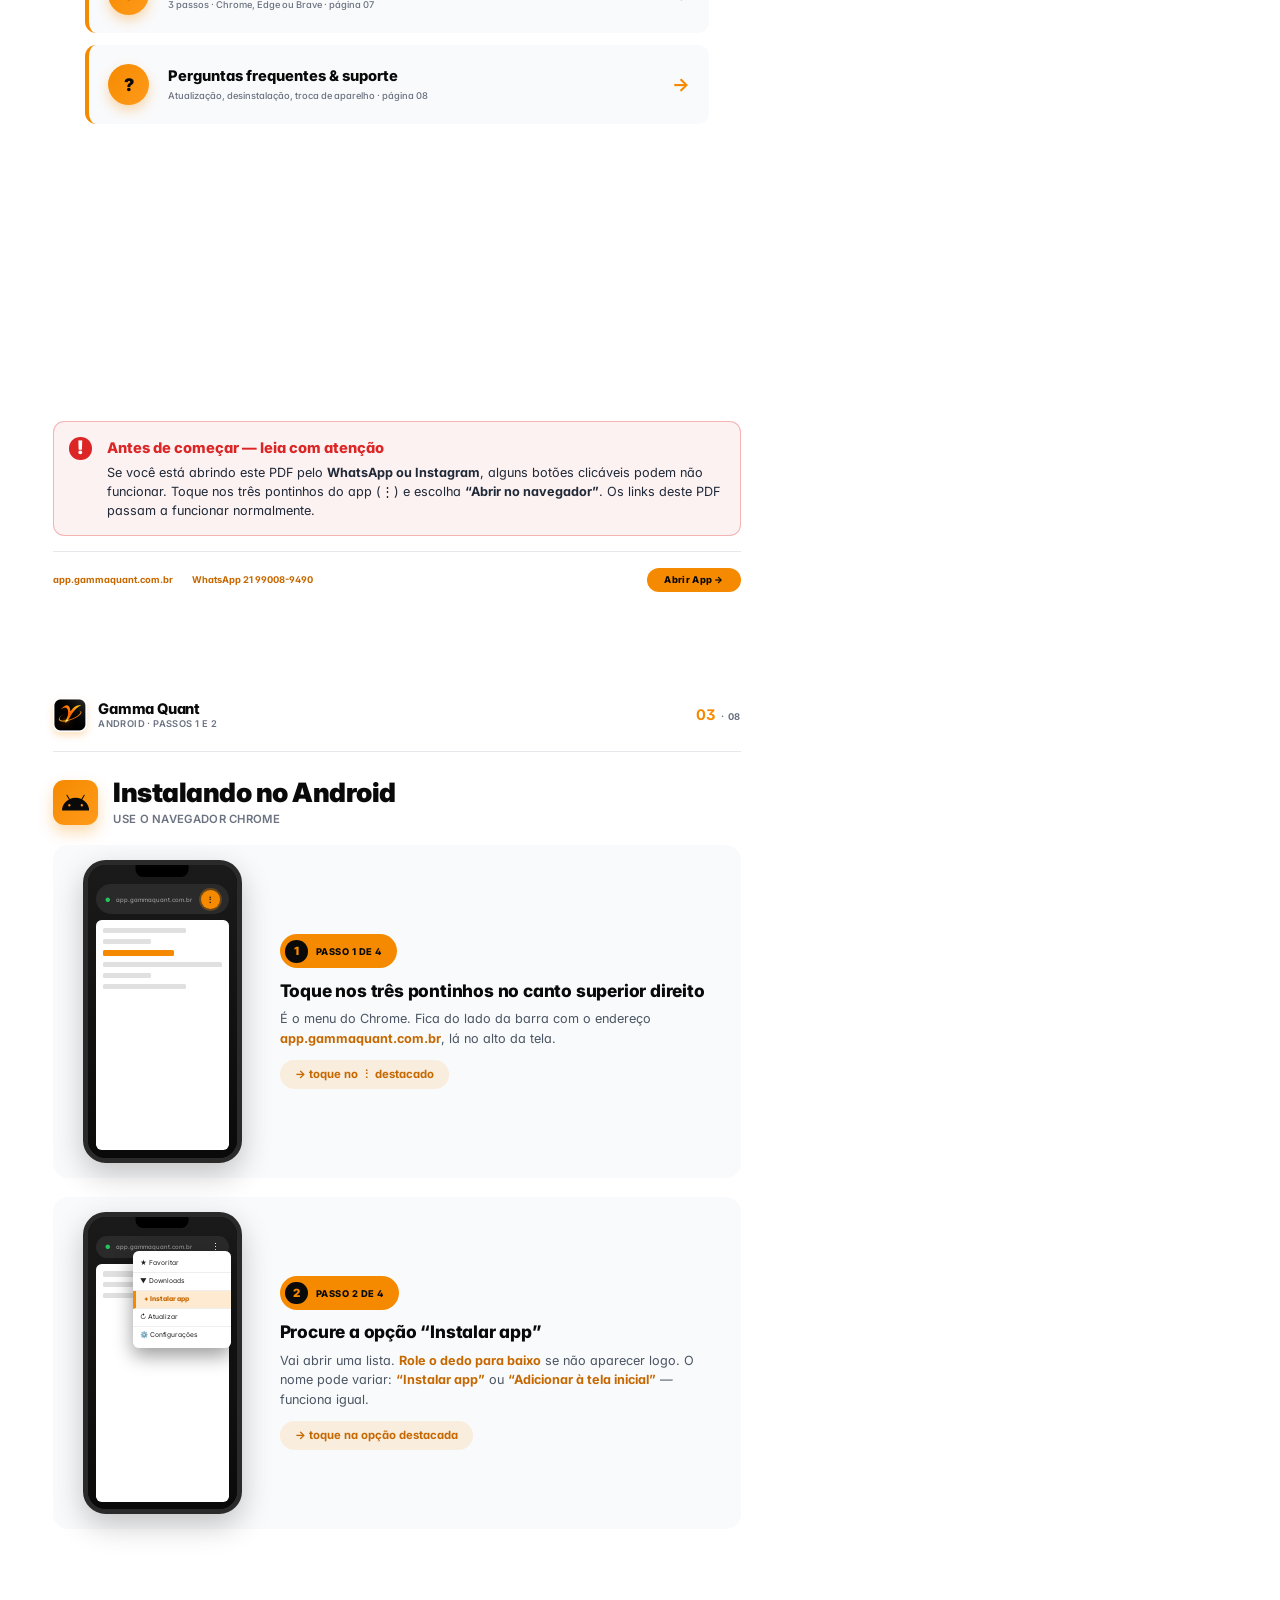
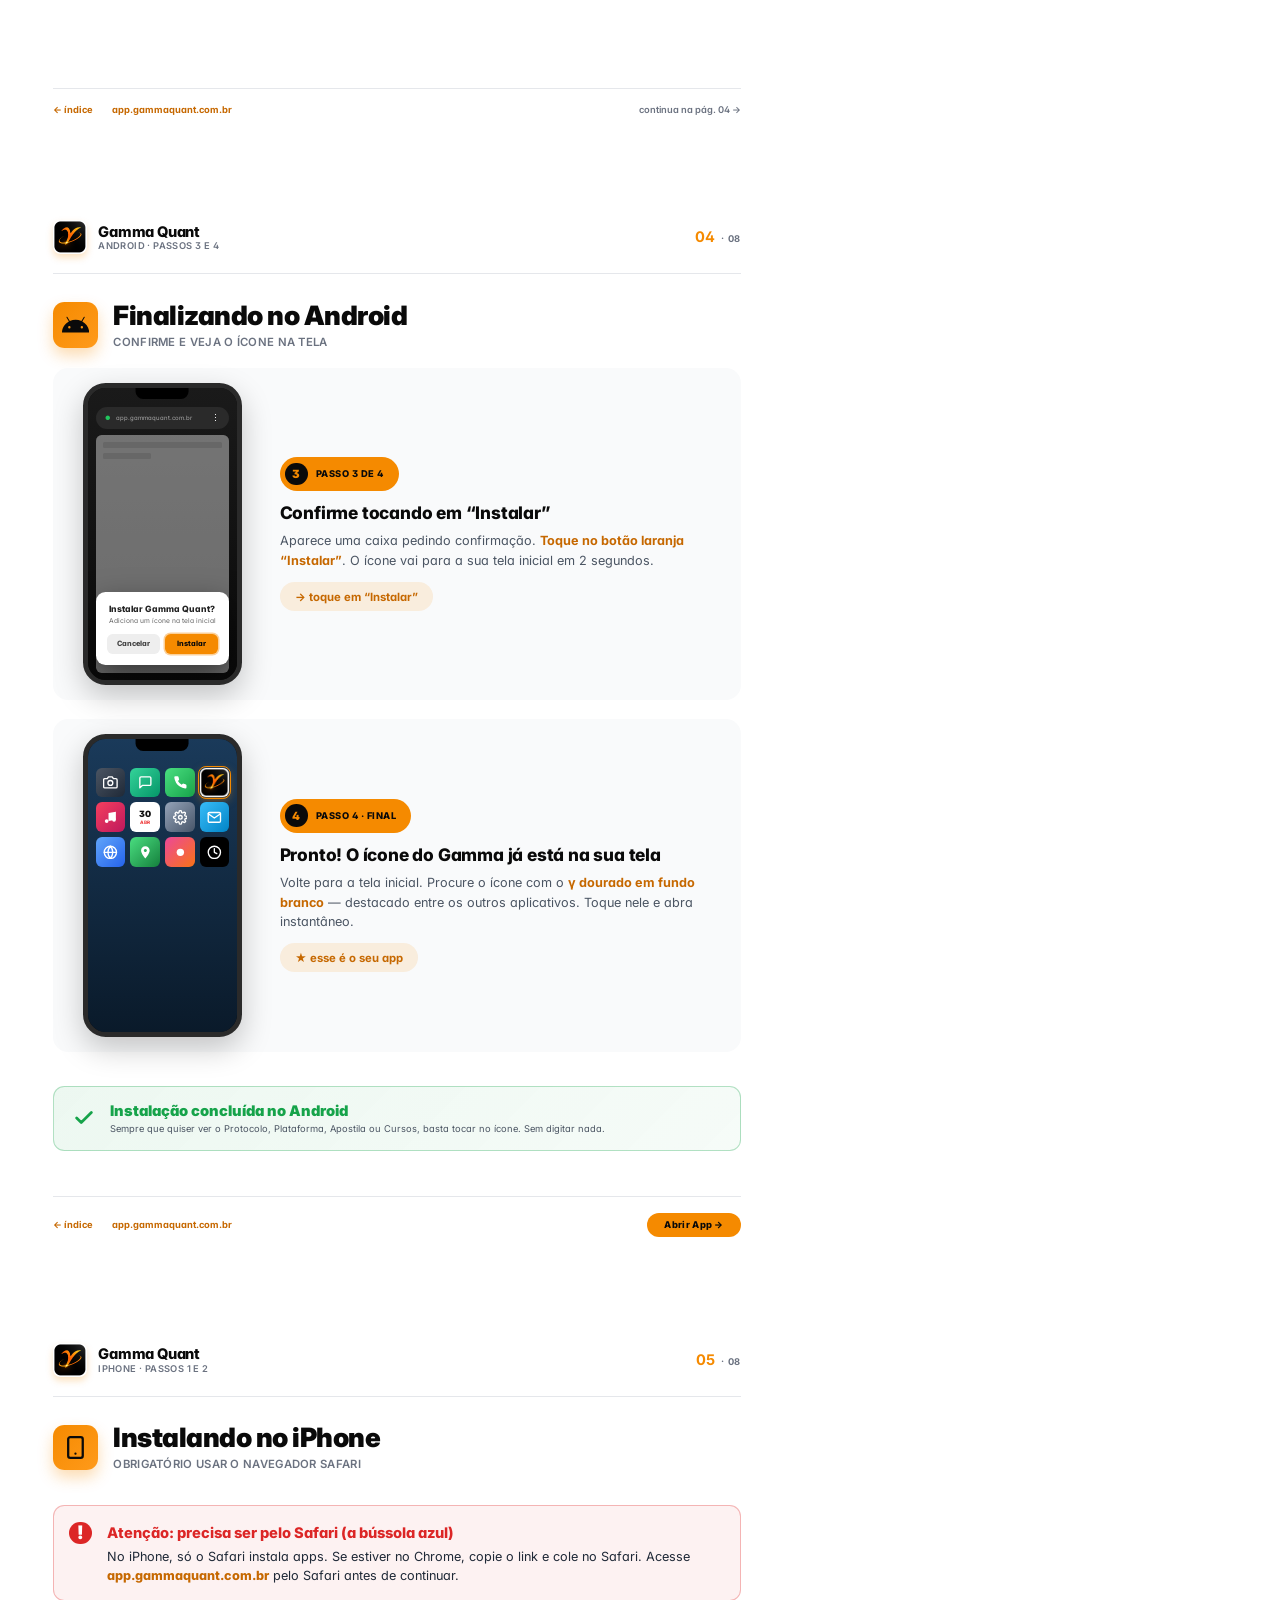
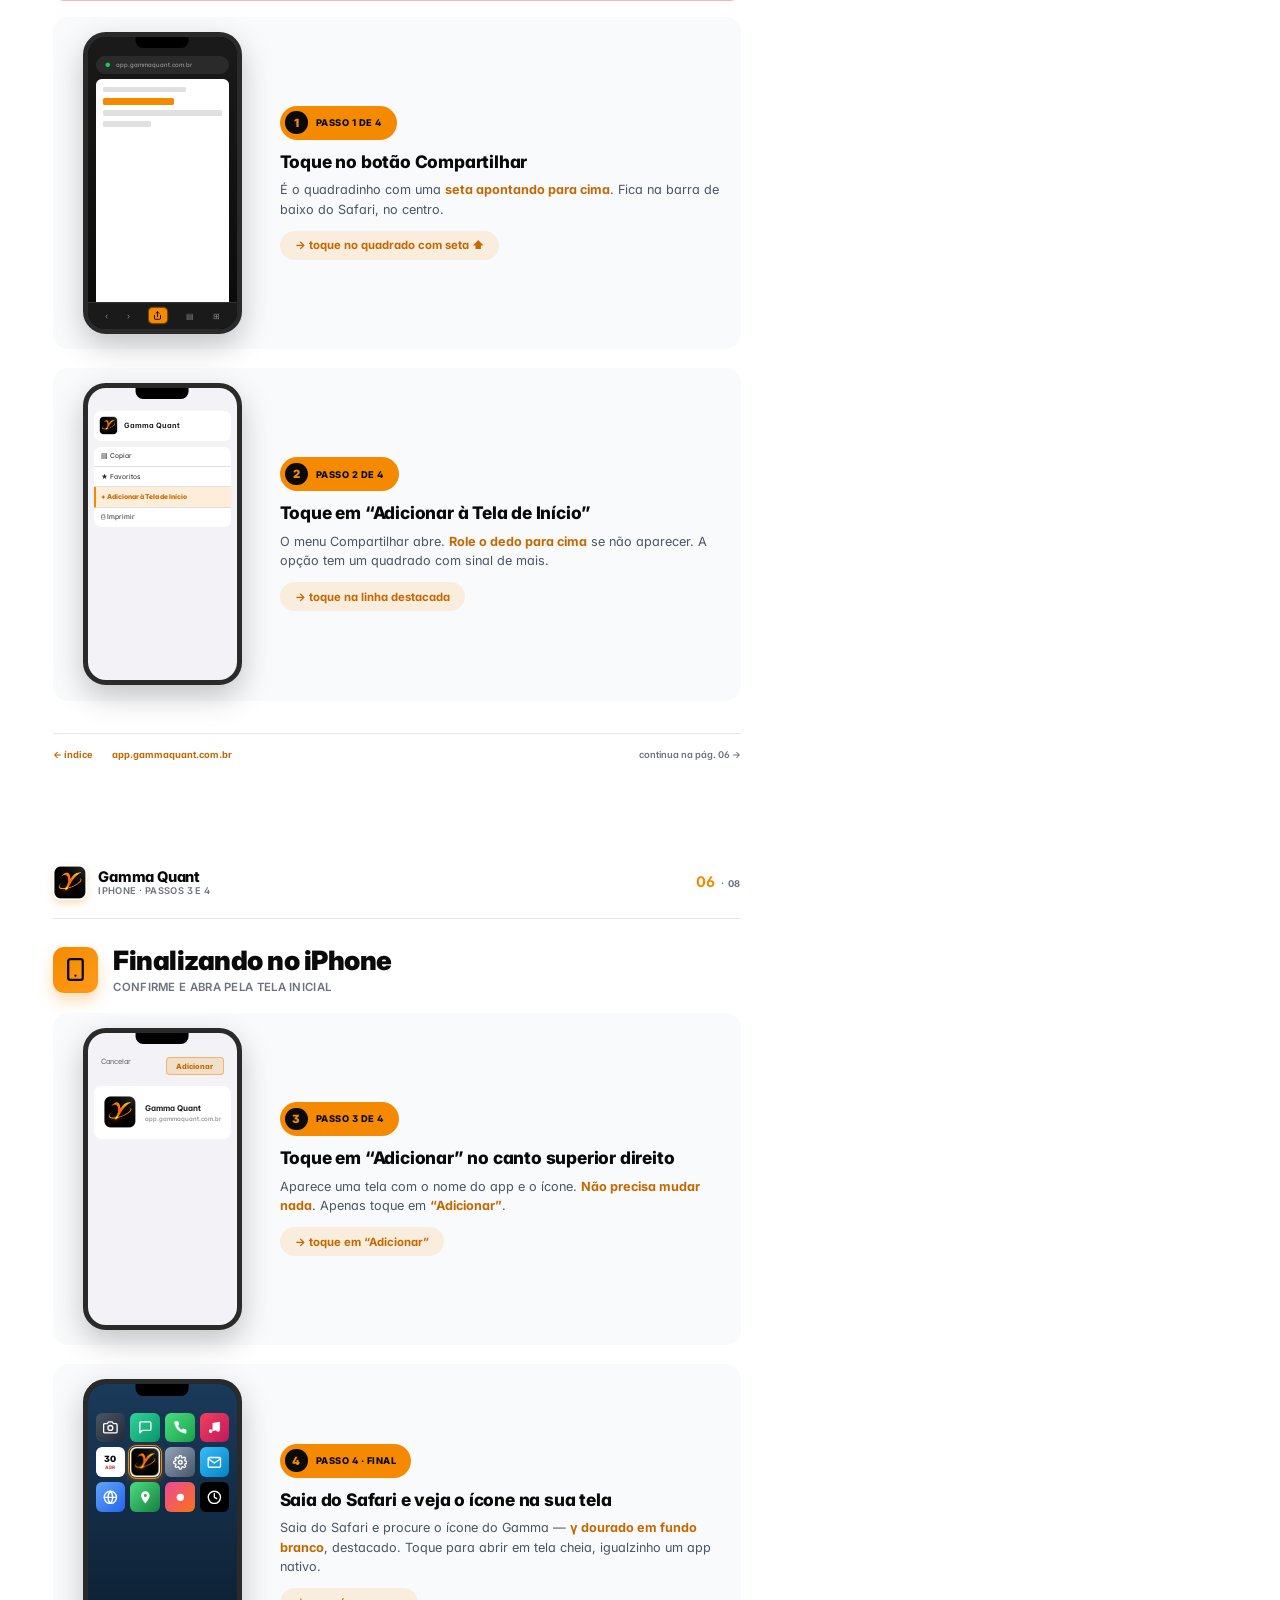
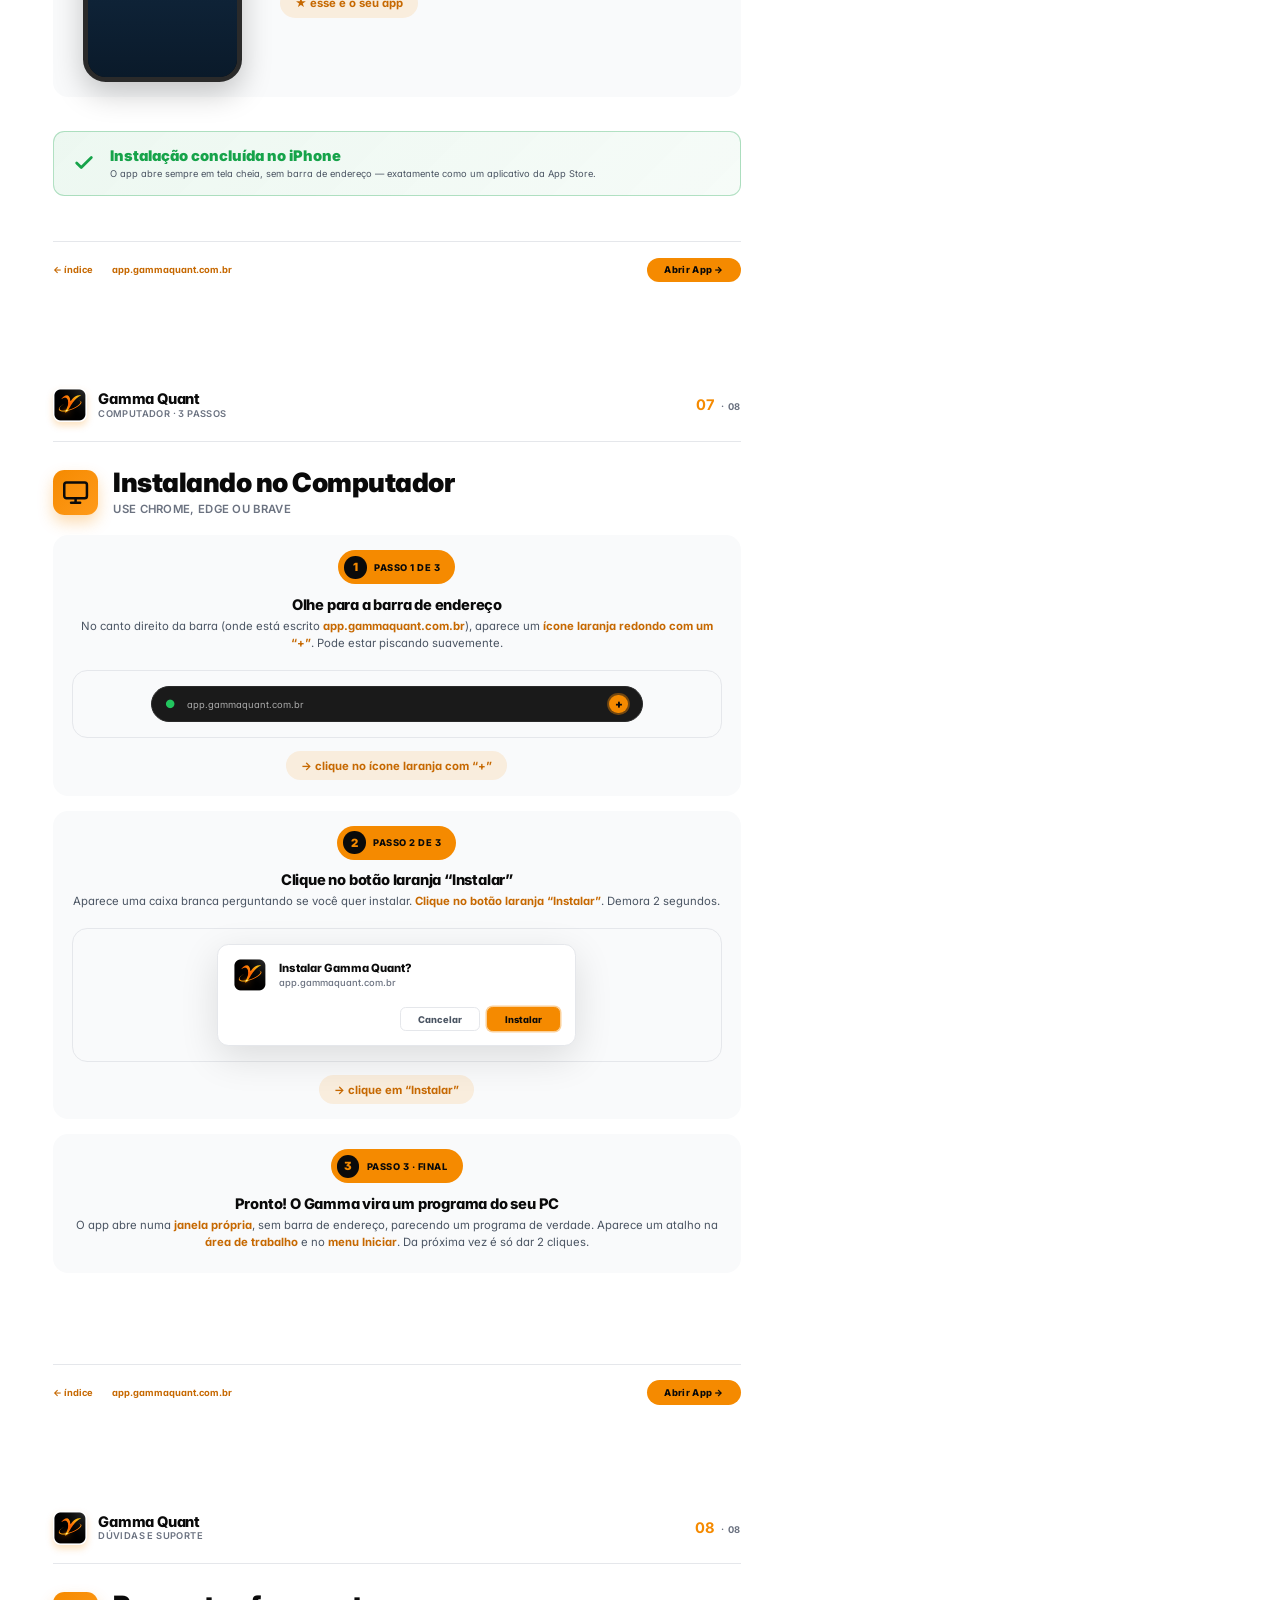
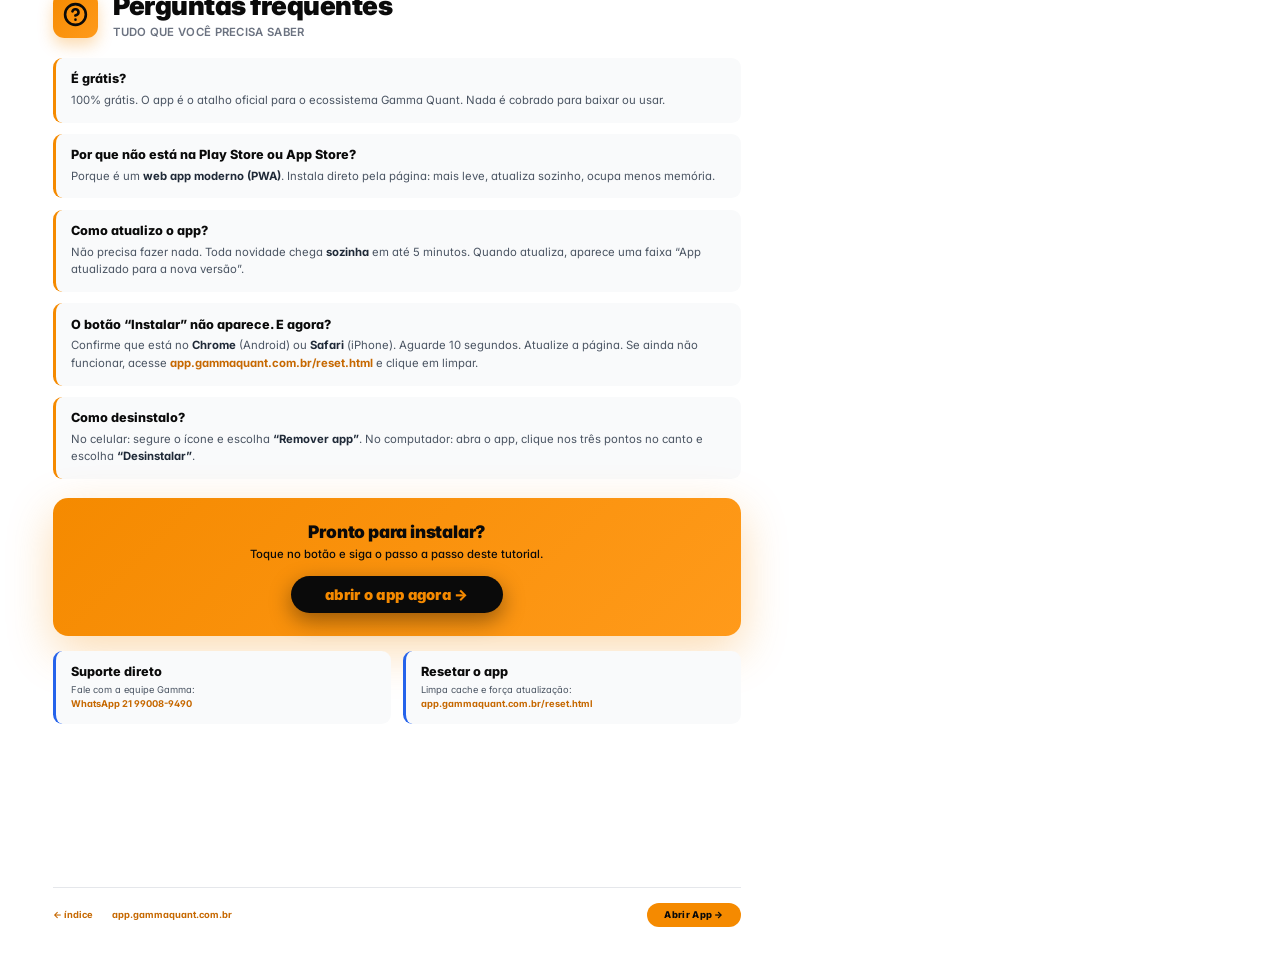
<file: divulgacao/tutorial-pdf.html>
<!DOCTYPE html>
<html lang="pt-BR">
<head>
<meta charset="UTF-8">
<title>Como instalar o App Gamma Quant — Tutorial Oficial</title>
<link rel="preconnect" href="https://fonts.googleapis.com">
<link rel="preconnect" href="https://fonts.gstatic.com" crossorigin>
<link href="https://fonts.googleapis.com/css2?family=Inter:wght@400;500;600;700;800;900&family=Playfair+Display:wght@700;900&family=Noto+Color+Emoji&display=swap" rel="stylesheet">
<style>
/* ============================================
   GAMMA QUANT — TUTORIAL OFICIAL DO APP
   Sistema de design proporcional, escala 1.25
   Base 9.5pt · margens 14mm · safe area 12mm
   ============================================ */

@page {
  size: A4 portrait;
  margin: 0;
}

* { margin: 0; padding: 0; box-sizing: border-box; }

:root {
  --orange: #f58a00;
  --orange-soft: #ff9a1a;
  --orange-deep: #c66800;
  --black: #0a0a0a;
  --black-2: #1a1a1a;
  --black-3: #252525;
  --white: #ffffff;
  --gray-50: #f9fafb;
  --gray-100: #f3f4f6;
  --gray-200: #e5e7eb;
  --gray-300: #d1d5db;
  --gray-500: #6b7280;
  --gray-600: #4b5563;
  --gray-800: #1f2937;
  --green: #16a34a;
  --green-soft: #22c55e;
  --red: #dc2626;
  --blue: #2563eb;

  --font-sans: 'Inter', 'Noto Color Emoji', -apple-system, BlinkMacSystemFont, sans-serif;
  --font-display: 'Playfair Display', 'Noto Color Emoji', Georgia, serif;
  --font-emoji: 'Noto Color Emoji', 'Apple Color Emoji', 'Segoe UI Emoji', sans-serif;

  /* Escala tipográfica (base 9.5pt, ratio 1.25) */
  --text-xs: 7pt;
  --text-sm: 8.5pt;
  --text-base: 9.5pt;
  --text-md: 11pt;
  --text-lg: 13pt;
  --text-xl: 16pt;
  --text-2xl: 20pt;
  --text-3xl: 26pt;
  --text-4xl: 34pt;
}

html { font-size: 9.5pt; }

body {
  font-family: var(--font-sans);
  color: var(--gray-800);
  background: white;
  -webkit-font-smoothing: antialiased;
  -webkit-print-color-adjust: exact;
  print-color-adjust: exact;
  font-feature-settings: "ss01", "cv11";
}

a { color: inherit; text-decoration: none; }
img { display: block; max-width: 100%; }
button { font: inherit; }

/* ============ PAGE LAYOUT ============ */
.page {
  width: 210mm;
  height: 297mm;
  padding: 14mm 14mm 14mm;
  position: relative;
  page-break-after: always;
  background: white;
  display: flex;
  flex-direction: column;
}
.page:last-child { page-break-after: auto; }

.page-content {
  flex: 1;
  display: flex;
  flex-direction: column;
  min-height: 0;
}

/* ============ HEADER (todas as páginas internas) ============ */
.header {
  display: flex;
  justify-content: space-between;
  align-items: center;
  padding-bottom: 5mm;
  margin-bottom: 7mm;
  border-bottom: 0.4mm solid var(--gray-200);
  flex-shrink: 0;
}

.brand {
  display: flex;
  align-items: center;
  gap: 3mm;
}

.brand-icon {
  width: 9mm;
  height: 9mm;
  border-radius: 2mm;
  object-fit: cover;
  box-shadow: 0 1mm 2mm rgba(245, 138, 0, 0.25);
}

.brand-meta {
  display: flex;
  flex-direction: column;
  line-height: 1.1;
}

.brand-name {
  font-size: var(--text-md);
  font-weight: 800;
  letter-spacing: -0.2px;
  color: var(--black);
}

.brand-tag {
  font-size: var(--text-xs);
  color: var(--gray-500);
  font-weight: 600;
  letter-spacing: 0.4px;
  text-transform: uppercase;
  margin-top: 0.4mm;
}

.page-num {
  display: flex;
  align-items: baseline;
  gap: 1.5mm;
  font-family: var(--font-sans);
  font-size: var(--text-xs);
  color: var(--gray-500);
  font-weight: 700;
  letter-spacing: 0.6px;
}

.page-num strong {
  color: var(--orange);
  font-size: var(--text-md);
}

/* ============ SECTION TITLE ============ */
.section-head {
  display: flex;
  align-items: center;
  gap: 4mm;
  margin-bottom: 5mm;
  flex-shrink: 0;
}

.section-icon {
  flex-shrink: 0;
  width: 12mm;
  height: 12mm;
  border-radius: 3mm;
  background: linear-gradient(135deg, var(--orange) 0%, var(--orange-soft) 100%);
  color: var(--black);
  display: flex;
  align-items: center;
  justify-content: center;
  font-size: 16pt;
  box-shadow: 0 2mm 4mm rgba(245, 138, 0, 0.3);
}

.section-icon svg { display: block; }

.section-info {
  flex: 1;
  min-width: 0;
}

.section-title {
  font-size: var(--text-2xl);
  font-weight: 900;
  letter-spacing: -0.5px;
  line-height: 1.1;
  color: var(--black);
  margin-bottom: 1mm;
}

.section-sub {
  font-size: var(--text-sm);
  color: var(--gray-500);
  font-weight: 600;
  letter-spacing: 0.3px;
  text-transform: uppercase;
}

/* ============ FOOTER ============ */
.footer {
  display: flex;
  justify-content: space-between;
  align-items: center;
  padding-top: 4mm;
  border-top: 0.3mm solid var(--gray-200);
  font-size: var(--text-xs);
  color: var(--gray-500);
  flex-shrink: 0;
  margin-top: auto;
}

.footer-links {
  display: flex;
  gap: 5mm;
}

.footer-links a {
  color: var(--orange-deep);
  font-weight: 700;
}

.footer-back {
  background: var(--orange);
  color: var(--black);
  padding: 1.8mm 4.5mm;
  border-radius: 100px;
  font-weight: 800;
  font-size: var(--text-xs);
  letter-spacing: 0.3px;
}

/* ============ PAGE 1 — COVER ============ */
.cover {
  padding: 0;
  background: linear-gradient(135deg, #0a0a0a 0%, #1a1a1a 50%, #0a0a0a 100%);
  color: white;
  overflow: hidden;
}

.cover::before {
  content: '';
  position: absolute;
  inset: 0;
  background:
    radial-gradient(ellipse 60% 40% at 20% 0%, rgba(245, 138, 0, 0.18) 0%, transparent 60%),
    radial-gradient(ellipse 60% 40% at 80% 100%, rgba(245, 138, 0, 0.1) 0%, transparent 60%);
  z-index: 1;
}

.cover-inner {
  position: relative;
  z-index: 2;
  height: 100%;
  width: 100%;
  padding: 18mm 16mm 14mm;
  display: grid;
  grid-template-rows: auto 1fr auto;
  gap: 8mm;
}

.cover-top { text-align: center; }

.cover-badge {
  display: inline-block;
  background: rgba(245, 138, 0, 0.15);
  color: var(--orange);
  padding: 2mm 6mm;
  border-radius: 100px;
  font-size: var(--text-sm);
  font-weight: 800;
  letter-spacing: 1.5px;
  border: 0.3mm solid rgba(245, 138, 0, 0.4);
  margin-bottom: 6mm;
}

.cover h1 {
  font-family: var(--font-display);
  font-size: var(--text-4xl);
  font-weight: 900;
  line-height: 1.05;
  letter-spacing: -0.8px;
  color: white;
  margin-bottom: 4mm;
}

.cover h1 .hl {
  color: var(--orange);
  font-style: italic;
}

.cover-sub {
  font-size: var(--text-md);
  color: rgba(255, 255, 255, 0.7);
  line-height: 1.5;
  font-weight: 500;
  max-width: 130mm;
  margin: 0 auto;
}

/* MOCKUP CELULAR 3D — proporcionado para caber na seção do meio */
.cover-phone-stage {
  display: flex;
  align-items: center;
  justify-content: center;
  position: relative;
  perspective: 1600px;
  perspective-origin: 50% 35%;
}

.phone-3d {
  width: 62mm;
  height: 124mm;
  background: linear-gradient(150deg, #2a2a2a 0%, #0a0a0a 60%);
  border: 1.5mm solid #1f1f1f;
  border-radius: 9mm;
  position: relative;
  transform: rotateY(-16deg) rotateX(7deg) rotateZ(1.5deg);
  transform-style: preserve-3d;
  box-shadow:
    -8mm 12mm 24mm rgba(0, 0, 0, 0.7),
    -2mm 4mm 8mm rgba(245, 138, 0, 0.2),
    inset 0 0 0 0.2mm rgba(255, 255, 255, 0.06);
  overflow: hidden;
}

.phone-3d::before {
  content: '';
  position: absolute;
  top: 0;
  left: 50%;
  transform: translateX(-50%);
  width: 22mm;
  height: 4.5mm;
  background: #000;
  border-radius: 0 0 3mm 3mm;
  z-index: 5;
}

.phone-3d-screen {
  position: absolute;
  inset: 0;
  background:
    radial-gradient(circle at 30% 20%, rgba(245, 138, 0, 0.15) 0%, transparent 50%),
    radial-gradient(circle at 70% 80%, rgba(80, 100, 180, 0.12) 0%, transparent 50%),
    linear-gradient(180deg, #1a2540 0%, #0a1525 100%);
  padding: 8mm 4mm 5mm;
  display: flex;
  flex-direction: column;
}

.phone-3d-status {
  display: flex;
  justify-content: space-between;
  align-items: center;
  padding: 0 2mm;
  margin-bottom: 3mm;
}

.phone-3d-time {
  font-size: 8pt;
  font-weight: 700;
  color: white;
}

.phone-3d-status-icons {
  display: flex;
  gap: 1.2mm;
  font-size: 6pt;
  color: white;
  letter-spacing: -0.3mm;
}

.phone-3d-grid {
  display: grid;
  grid-template-columns: repeat(4, 1fr);
  gap: 3mm;
  align-content: start;
}

.app-tile {
  aspect-ratio: 1;
  border-radius: 2.6mm;
  display: flex;
  align-items: center;
  justify-content: center;
  font-size: 8pt;
  color: white;
  font-weight: 700;
  box-shadow: 0 0.6mm 1.2mm rgba(0, 0, 0, 0.4);
  position: relative;
}

.app-tile svg {
  width: 55%;
  height: 55%;
}

.app-gamma-tile {
  background: white;
  padding: 0;
  overflow: visible;
  outline: 0.6mm solid var(--orange);
  outline-offset: 0.4mm;
  box-shadow:
    0 0 0 0.3mm rgba(245, 138, 0, 0.5),
    0 2mm 6mm rgba(245, 138, 0, 0.6);
  z-index: 5;
}

.app-gamma-tile img {
  width: 100%;
  height: 100%;
  object-fit: cover;
  border-radius: 2.4mm;
}

.app-camera   { background: linear-gradient(135deg, #4b5563, #1f2937); }
.app-message  { background: linear-gradient(135deg, #34d399, #10b981); }
.app-phone    { background: linear-gradient(135deg, #4ade80, #16a34a); }
.app-music    { background: linear-gradient(135deg, #f43f5e, #be185d); }
.app-calendar { background: white; flex-direction: column; gap: 0; }
.app-calendar .day { font-size: 9pt; font-weight: 900; color: var(--black); line-height: 1; }
.app-calendar .label { font-size: 4pt; font-weight: 700; color: var(--red); margin-top: -0.4mm; letter-spacing: 0.2px; }
.app-mail     { background: linear-gradient(135deg, #38bdf8, #0284c7); }
.app-maps     { background: linear-gradient(135deg, #4ade80, #15803d); }
.app-photos   { background: linear-gradient(135deg, #ec4899, #f97316); }
.app-chat     { background: linear-gradient(135deg, #25d366, #128c7e); }
.app-notes    { background: linear-gradient(135deg, #fbbf24, #f59e0b); }
.app-clock    { background: #000; color: white; border: 0.2mm solid #444; font-size: 5pt; }
.app-browser  { background: linear-gradient(135deg, #60a5fa, #2563eb); }
.app-store    { background: linear-gradient(135deg, #818cf8, #4f46e5); font-size: 9pt; font-weight: 900; }
.app-settings { background: linear-gradient(135deg, #94a3b8, #475569); }
.app-video    { background: linear-gradient(135deg, #f87171, #b91c1c); }

.cover-phone-tag {
  position: absolute;
  top: 30%;
  right: 12mm;
  background: var(--orange);
  color: var(--black);
  padding: 2mm 5mm 2mm 4mm;
  border-radius: 100px;
  font-size: var(--text-sm);
  font-weight: 800;
  box-shadow: 0 2mm 6mm rgba(245, 138, 0, 0.6);
  z-index: 20;
  transform: rotate(-4deg);
}

.cover-phone-tag::after {
  content: '';
  position: absolute;
  left: -3mm;
  top: 50%;
  transform: translateY(-50%);
  width: 0;
  height: 0;
  border-top: 1.6mm solid transparent;
  border-bottom: 1.6mm solid transparent;
  border-right: 3mm solid var(--orange);
}

.cover-cta {
  background: rgba(255, 255, 255, 0.07);
  border: 0.3mm solid rgba(255, 255, 255, 0.14);
  border-radius: 4mm;
  padding: 6mm;
  text-align: center;
}

.cover-cta-label {
  font-size: var(--text-xs);
  color: rgba(255, 255, 255, 0.5);
  letter-spacing: 1.5px;
  text-transform: uppercase;
  font-weight: 700;
  margin-bottom: 3mm;
}

.cover-cta-btn {
  display: inline-flex;
  align-items: center;
  gap: 4mm;
  background: var(--orange);
  color: var(--black);
  padding: 3mm 12mm 3mm 4mm;
  border-radius: 100px;
  font-weight: 900;
  font-size: var(--text-md);
  box-shadow: 0 4mm 12mm rgba(245, 138, 0, 0.5);
  letter-spacing: 0.3px;
}

.cover-cta-btn-icon {
  width: 9mm;
  height: 9mm;
  border-radius: 2mm;
  object-fit: cover;
  box-shadow: 0 1mm 2mm rgba(0, 0, 0, 0.25);
  flex-shrink: 0;
}

.cover-cta-time {
  display: block;
  font-size: var(--text-xs);
  color: rgba(255, 255, 255, 0.5);
  margin-top: 3mm;
  font-weight: 600;
}

/* ============ PAGE 2 — INDEX ============ */
.toc {
  display: flex;
  flex-direction: column;
  gap: 4mm;
  flex: 1;
}

.toc-title-block {
  text-align: center;
  margin-bottom: 8mm;
}

.toc-title {
  font-family: var(--font-display);
  font-size: var(--text-3xl);
  font-weight: 900;
  letter-spacing: -0.5px;
  color: var(--black);
  line-height: 1.1;
  margin-bottom: 2mm;
}

.toc-subtitle {
  font-size: var(--text-md);
  color: var(--gray-500);
  font-weight: 500;
  line-height: 1.4;
}

.toc-list {
  display: flex;
  flex-direction: column;
  gap: 3mm;
  max-width: 165mm;
  width: 100%;
  margin: 0 auto;
}

.toc-item {
  display: flex;
  align-items: center;
  gap: 5mm;
  padding: 5mm;
  background: var(--gray-50);
  border-radius: 3mm;
  border-left: 1.2mm solid var(--orange);
  transition: all 0.2s;
}

.toc-num {
  flex-shrink: 0;
  width: 11mm;
  height: 11mm;
  border-radius: 50%;
  background: linear-gradient(135deg, var(--orange), var(--orange-soft));
  color: var(--black);
  display: flex;
  align-items: center;
  justify-content: center;
  font-weight: 900;
  font-size: var(--text-lg);
  box-shadow: 0 1.5mm 3mm rgba(245, 138, 0, 0.3);
}

.toc-text { flex: 1; min-width: 0; }

.toc-text-title {
  font-size: var(--text-md);
  font-weight: 800;
  color: var(--black);
  line-height: 1.2;
  margin-bottom: 1mm;
}

.toc-text-sub {
  font-size: var(--text-xs);
  color: var(--gray-500);
  font-weight: 500;
}

.toc-arrow {
  font-size: 14pt;
  color: var(--orange);
  font-weight: 700;
  flex-shrink: 0;
}

/* ============ ALERT BLOCKS ============ */
.alert {
  border-radius: 3mm;
  padding: 4mm 4mm 4mm 14mm;
  position: relative;
  font-size: var(--text-base);
  line-height: 1.5;
  margin: 4mm 0;
}

.alert::before {
  position: absolute;
  left: 4mm;
  top: 4mm;
  font-size: 12pt;
  line-height: 1;
}

.alert-title {
  font-weight: 800;
  margin-bottom: 1mm;
  font-size: var(--text-md);
  display: block;
}

.alert-warn {
  background: rgba(220, 38, 38, 0.06);
  border: 0.4mm solid rgba(220, 38, 38, 0.3);
}
.alert-warn::before { content: '!'; color: var(--red); font-weight: 900; font-size: 14pt; background: var(--red); color: white; width: 6mm; height: 6mm; border-radius: 50%; display: flex; align-items: center; justify-content: center; left: 4mm; top: 4mm; line-height: 1;}
.alert-warn .alert-title { color: var(--red); }

.alert-tip {
  background: rgba(22, 163, 74, 0.06);
  border: 0.4mm solid rgba(22, 163, 74, 0.3);
}
.alert-tip::before { content: 'i'; font-style: italic; font-weight: 900; font-size: 11pt; background: var(--green); color: white; width: 6mm; height: 6mm; border-radius: 50%; display: flex; align-items: center; justify-content: center; left: 4mm; top: 4mm; line-height: 1; font-family: serif;}
.alert-tip .alert-title { color: var(--green); }

/* ============ STEP CARD ============ */
.step {
  display: grid;
  grid-template-columns: 50mm 1fr;
  gap: 6mm;
  margin-bottom: 5mm;
  align-items: center;
  padding: 4mm;
  background: var(--gray-50);
  border-radius: 4mm;
}

.step:last-of-type { margin-bottom: 0; }

.step-mockup {
  display: flex;
  align-items: center;
  justify-content: center;
}

.step-info {
  min-width: 0;
}

.step-num-label {
  display: inline-flex;
  align-items: center;
  gap: 2mm;
  background: var(--orange);
  color: var(--black);
  padding: 1.5mm 4mm 1.5mm 1.5mm;
  border-radius: 100px;
  font-size: var(--text-xs);
  font-weight: 800;
  letter-spacing: 0.5px;
  text-transform: uppercase;
  margin-bottom: 3mm;
}

.step-num-label .num {
  width: 6mm;
  height: 6mm;
  border-radius: 50%;
  background: var(--black);
  color: var(--orange);
  display: flex;
  align-items: center;
  justify-content: center;
  font-weight: 900;
  font-size: var(--text-sm);
}

.step-title {
  font-size: var(--text-lg);
  font-weight: 800;
  line-height: 1.25;
  color: var(--black);
  margin-bottom: 2mm;
  letter-spacing: -0.2px;
}

.step-desc {
  font-size: var(--text-base);
  color: var(--gray-600);
  line-height: 1.55;
  margin-bottom: 3mm;
}

.step-desc strong { color: var(--orange-deep); font-weight: 700; }

.step-arrow {
  display: inline-block;
  background: rgba(245, 138, 0, 0.12);
  color: var(--orange-deep);
  padding: 2mm 4mm;
  border-radius: 100px;
  font-size: var(--text-sm);
  font-weight: 700;
}

/* ============ PHONE MOCKUP (steps internos) ============ */
.phone {
  width: 42mm;
  height: 80mm;
  background: #0a0a0a;
  border: 1.4mm solid #2a2a2a;
  border-radius: 6mm;
  position: relative;
  box-shadow: 0 3mm 8mm rgba(0, 0, 0, 0.22);
  overflow: hidden;
}

.phone::before {
  content: '';
  position: absolute;
  top: 0;
  left: 50%;
  transform: translateX(-50%);
  width: 14mm;
  height: 3mm;
  background: #000;
  border-radius: 0 0 2mm 2mm;
  z-index: 5;
}

.phone-screen {
  position: absolute;
  inset: 0;
  padding: 5mm 2mm 2mm;
  display: flex;
  flex-direction: column;
  background: linear-gradient(180deg, #1a1a1a 0%, #0a0a0a 100%);
  font-size: 5pt;
}

.phone-url-bar {
  background: #2a2a2a;
  border-radius: 100px;
  padding: 1.5mm 2.5mm;
  display: flex;
  align-items: center;
  gap: 1.5mm;
  margin-bottom: 1.5mm;
  font-size: 5pt;
  color: #aaa;
}

.phone-url-bar .lock { color: var(--green-soft); font-size: 4.5pt; }
.phone-url-bar .dots {
  margin-left: auto;
  font-size: 7pt;
  color: white;
}
.phone-url-bar .dots.target {
  background: var(--orange);
  color: var(--black);
  border-radius: 50%;
  width: 5mm;
  height: 5mm;
  display: flex;
  align-items: center;
  justify-content: center;
  font-weight: 900;
  font-size: 6pt;
  box-shadow: 0 0 0 0.5mm rgba(245, 138, 0, 0.3);
}

.phone-content {
  flex: 1;
  background: white;
  border-radius: 1.5mm;
  padding: 2mm;
  display: flex;
  flex-direction: column;
  gap: 1.5mm;
  overflow: hidden;
}

.phone-line {
  background: #e0e0e0;
  height: 1.4mm;
  border-radius: 0.4mm;
  flex-shrink: 0;
}
.phone-line.short { width: 40%; }
.phone-line.med { width: 70%; }
.phone-line.orange { background: var(--orange); height: 1.8mm; width: 60%; }

/* MENU dropdown */
.phone-menu {
  position: absolute;
  top: 9mm;
  right: 1.6mm;
  background: white;
  border-radius: 1.5mm;
  padding: 1mm 0;
  width: 26mm;
  box-shadow: 0 2mm 5mm rgba(0, 0, 0, 0.4);
  z-index: 4;
  font-size: 5pt;
  color: #222;
}

.phone-menu .item {
  padding: 1.2mm 2mm;
  display: flex;
  align-items: center;
  gap: 1mm;
  border-bottom: 0.2mm solid #eee;
}
.phone-menu .item:last-child { border-bottom: none; }
.phone-menu .item.target {
  background: rgba(245, 138, 0, 0.18);
  color: var(--orange-deep);
  font-weight: 800;
  border-left: 0.8mm solid var(--orange);
  padding-left: 2.2mm;
}

/* DIALOG */
.phone-dialog {
  position: absolute;
  bottom: 4mm;
  left: 2mm;
  right: 2mm;
  background: white;
  border-radius: 2.5mm;
  padding: 3mm;
  box-shadow: 0 3mm 8mm rgba(0, 0, 0, 0.5);
  z-index: 4;
  font-size: 6pt;
  color: #222;
  text-align: center;
}
.phone-dialog .title { font-weight: 800; font-size: 6.5pt; margin-bottom: 1mm; }
.phone-dialog .desc { color: #666; font-size: 5pt; margin-bottom: 2mm; line-height: 1.3; }
.phone-dialog .btns { display: flex; gap: 1.5mm; }
.phone-dialog button {
  flex: 1;
  padding: 1.5mm;
  border-radius: 1.5mm;
  font-size: 5.5pt;
  border: 0;
  font-weight: 800;
}
.phone-dialog .cancel { background: #eee; color: #444; }
.phone-dialog .confirm {
  background: var(--orange);
  color: var(--black);
  box-shadow: 0 0 0 0.4mm rgba(245, 138, 0, 0.4);
}

/* HOMESCREEN — proporcional ao container */
.phone-home {
  background: linear-gradient(180deg, #1a3a5a 0%, #0a1a2a 100%);
}
.phone-home-grid {
  position: absolute;
  inset: 5mm 2mm 2mm;
  display: grid;
  grid-template-columns: repeat(4, 1fr);
  gap: 1.4mm;
  align-content: start;
  padding-top: 2.5mm;
}

.home-icon {
  aspect-ratio: 1;
  border-radius: 1.6mm;
  display: flex;
  align-items: center;
  justify-content: center;
  font-size: 5.5pt;
  background: rgba(255, 255, 255, 0.15);
}
.home-icon svg { width: 50%; height: 50%; }
.home-icon.h-cam { background: linear-gradient(135deg, #4b5563, #1f2937); }
.home-icon.h-msg { background: linear-gradient(135deg, #34d399, #059669); }
.home-icon.h-phone { background: linear-gradient(135deg, #4ade80, #16a34a); }
.home-icon.h-music { background: linear-gradient(135deg, #f43f5e, #be185d); }
.home-icon.h-cal { background: white; flex-direction: column; gap: 0; padding: 0.4mm; }
.home-icon.h-cal .day-num { font-size: 6.5pt; font-weight: 900; line-height: 1; color: #111; }
.home-icon.h-cal .day-lbl { font-size: 3.5pt; font-weight: 800; color: #ef4444; }
.home-icon.h-mail { background: linear-gradient(135deg, #38bdf8, #0284c7); }
.home-icon.h-maps { background: linear-gradient(135deg, #4ade80, #15803d); }
.home-icon.h-photos { background: linear-gradient(135deg, #ec4899, #f97316); }
.home-icon.h-set { background: linear-gradient(135deg, #94a3b8, #475569); }
.home-icon.h-web { background: linear-gradient(135deg, #60a5fa, #2563eb); }
.home-icon.h-clock { background: #000; }
.home-icon.h-store { background: linear-gradient(135deg, #818cf8, #4f46e5); }
.home-icon.gamma {
  background: white;
  padding: 0;
  overflow: hidden;
  outline: 0.4mm solid var(--orange);
  outline-offset: 0.3mm;
  box-shadow: 0 0.8mm 2.5mm rgba(245, 138, 0, 0.5);
}
.home-icon.gamma img {
  width: 100%;
  height: 100%;
  object-fit: cover;
  border-radius: 1.4mm;
  display: block;
}

/* iPhone share sheet (passo 2) */
.phone-share-sheet {
  position: absolute;
  inset: 0;
  background: #f2f2f7;
  padding: 6mm 1.5mm 1.5mm;
  display: flex;
  flex-direction: column;
  gap: 1.5mm;
}
.share-card-app {
  background: white;
  border-radius: 1.8mm;
  padding: 1.5mm;
  display: flex;
  align-items: center;
  gap: 1.5mm;
}
.share-card-app img {
  width: 5mm;
  height: 5mm;
  border-radius: 1mm;
  object-fit: cover;
}
.share-card-app .name {
  font-size: 5.5pt;
  font-weight: 700;
  color: #222;
}

.share-list {
  background: white;
  border-radius: 1.8mm;
  font-size: 5pt;
  color: #222;
  overflow: hidden;
}
.share-list .item {
  padding: 1.5mm 2mm;
  border-bottom: 0.2mm solid #e0e0e0;
}
.share-list .item:last-child { border-bottom: none; }
.share-list .item.target {
  background: rgba(245, 138, 0, 0.15);
  color: var(--orange-deep);
  font-weight: 800;
  border-left: 0.6mm solid var(--orange);
  padding-left: 1.4mm;
}

/* iPhone Add to Home dialog (passo 3) */
.phone-add-screen {
  position: absolute;
  inset: 0;
  background: #f2f2f7;
  padding: 5mm 1.5mm 1.5mm;
}
.phone-add-bar {
  display: flex;
  justify-content: space-between;
  padding: 1.5mm 2mm;
  font-size: 5.5pt;
  margin-bottom: 1.5mm;
}
.phone-add-bar .cancel { color: #666; }
.phone-add-bar .add {
  color: var(--orange-deep);
  font-weight: 800;
  background: rgba(245, 138, 0, 0.18);
  padding: 0.8mm 2.5mm;
  border-radius: 1mm;
  border: 0.3mm solid rgba(245, 138, 0, 0.5);
}
.phone-add-card {
  background: white;
  border-radius: 2mm;
  padding: 2.5mm;
  display: flex;
  align-items: center;
  gap: 2mm;
}
.phone-add-card img {
  width: 9mm;
  height: 9mm;
  border-radius: 2mm;
  object-fit: cover;
}
.phone-add-card .info {
  font-size: 6pt;
  font-weight: 700;
  color: #222;
}
.phone-add-card .url {
  font-size: 4.5pt;
  color: #888;
  font-weight: 500;
  margin-top: 0.5mm;
}

/* iPhone bottom toolbar (passo 1) */
.phone-bottom-bar {
  position: absolute;
  bottom: 0;
  left: 0;
  right: 0;
  background: #1a1a1a;
  padding: 1.5mm 2mm;
  display: flex;
  justify-content: space-around;
  align-items: center;
  border-top: 0.2mm solid #333;
  font-size: 6pt;
  color: #888;
}
.phone-bottom-bar .share-btn {
  background: var(--orange);
  color: var(--black);
  border-radius: 1mm;
  width: 5mm;
  height: 4mm;
  display: flex;
  align-items: center;
  justify-content: center;
  font-size: 5pt;
  font-weight: 800;
  box-shadow: 0 0 0 0.3mm rgba(245, 138, 0, 0.4);
}

/* DESKTOP MOCKUP */
.desktop-mockup {
  background: var(--gray-50);
  border-radius: 4mm;
  padding: 6mm;
  margin-bottom: 6mm;
  border: 0.3mm solid var(--gray-200);
}

.desktop-bar {
  background: #1a1a1a;
  border-radius: 100px;
  padding: 2.5mm 4mm;
  display: flex;
  align-items: center;
  gap: 3mm;
  font-size: var(--text-sm);
  color: #aaa;
  max-width: 130mm;
  margin: 0 auto;
  border: 0.3mm solid #2a2a2a;
}

.desktop-bar .install-icon {
  margin-left: auto;
  background: var(--orange);
  color: var(--black);
  border-radius: 50%;
  width: 6mm;
  height: 6mm;
  display: flex;
  align-items: center;
  justify-content: center;
  font-weight: 900;
  font-size: var(--text-md);
  box-shadow: 0 0 0 0.5mm rgba(245, 138, 0, 0.4);
}

.desktop-dialog {
  background: white;
  border: 0.3mm solid var(--gray-200);
  border-radius: 3mm;
  padding: 5mm;
  max-width: 95mm;
  margin: 0 auto;
  box-shadow: 0 3mm 10mm rgba(0, 0, 0, 0.12);
}

.desktop-dialog-head {
  display: flex;
  align-items: center;
  gap: 3mm;
  margin-bottom: 4mm;
}

.desktop-dialog-icon {
  width: 11mm;
  height: 11mm;
  border-radius: 2.5mm;
  object-fit: cover;
}

.desktop-dialog-title {
  font-size: var(--text-md);
  font-weight: 800;
  line-height: 1.2;
  color: var(--black);
}

.desktop-dialog-url {
  font-size: var(--text-xs);
  color: var(--gray-500);
  margin-top: 0.5mm;
  font-weight: 500;
}

.desktop-dialog-btns {
  display: flex;
  gap: 2mm;
  justify-content: flex-end;
}

.desktop-dialog-btns button {
  padding: 2mm 6mm;
  border-radius: 1.5mm;
  font-weight: 800;
  font-size: var(--text-sm);
  border: 0.3mm solid var(--gray-200);
  background: white;
  color: var(--gray-600);
}

.desktop-dialog-btns .install-btn {
  background: var(--orange);
  color: var(--black);
  border-color: var(--orange);
  box-shadow: 0 0 0 0.4mm rgba(245, 138, 0, 0.4);
}

/* ============ SUCCESS BLOCK ============ */
.success-block {
  background: linear-gradient(135deg, rgba(22, 163, 74, 0.08), rgba(22, 163, 74, 0.04));
  border: 0.4mm solid rgba(22, 163, 74, 0.3);
  border-radius: 3mm;
  padding: 4mm 5mm;
  text-align: center;
  margin-top: 4mm;
  display: grid;
  grid-template-columns: auto 1fr;
  gap: 4mm;
  align-items: center;
}

.success-block .ic {
  font-size: 16pt;
  display: block;
}

.success-block h3 {
  color: var(--green);
  font-size: var(--text-md);
  font-weight: 900;
  margin-bottom: 0.5mm;
  text-align: left;
}

.success-block p {
  font-size: var(--text-xs);
  color: var(--gray-600);
  line-height: 1.4;
  text-align: left;
}

.success-block-text { text-align: left; }

/* ============ FAQ ============ */
.faq-list {
  display: flex;
  flex-direction: column;
  gap: 3mm;
}

.faq-item {
  background: var(--gray-50);
  border-radius: 2.5mm;
  padding: 3.5mm 4mm;
  border-left: 1mm solid var(--orange);
}

.faq-q {
  font-size: var(--text-base);
  font-weight: 800;
  color: var(--black);
  margin-bottom: 1.5mm;
}

.faq-a {
  font-size: var(--text-sm);
  color: var(--gray-600);
  line-height: 1.55;
}

.faq-a a {
  color: var(--orange-deep);
  font-weight: 700;
}

.faq-a strong {
  color: var(--gray-800);
  font-weight: 700;
}

/* ============ FINAL CTA ============ */
.final-cta {
  background: linear-gradient(135deg, var(--orange) 0%, var(--orange-soft) 100%);
  border-radius: 4mm;
  padding: 6mm;
  text-align: center;
  color: var(--black);
  margin-top: 5mm;
  box-shadow: 0 4mm 12mm rgba(245, 138, 0, 0.3);
}

.final-cta h3 {
  font-size: var(--text-lg);
  font-weight: 900;
  margin-bottom: 1.5mm;
  letter-spacing: -0.2px;
}

.final-cta p {
  font-size: var(--text-sm);
  margin-bottom: 4mm;
  font-weight: 500;
}

.final-cta-btn {
  display: inline-block;
  background: var(--black);
  color: var(--orange);
  padding: 2.5mm 9mm;
  border-radius: 100px;
  font-weight: 900;
  font-size: var(--text-md);
  letter-spacing: 0.3px;
  box-shadow: 0 2mm 6mm rgba(0, 0, 0, 0.4);
}

.help-cards {
  display: grid;
  grid-template-columns: 1fr 1fr;
  gap: 3mm;
  margin-top: 4mm;
}

.help-card {
  background: var(--gray-50);
  border-radius: 2.5mm;
  padding: 3.5mm 4mm;
  border-left: 0.8mm solid var(--blue);
}

.help-card-title {
  font-weight: 800;
  font-size: var(--text-base);
  margin-bottom: 1mm;
  color: var(--black);
}

.help-card-text {
  font-size: var(--text-xs);
  color: var(--gray-600);
  line-height: 1.5;
}

.help-card-text a { color: var(--orange-deep); font-weight: 700; }

/* ============ DESKTOP STEPS (single column) ============ */
.step-desktop {
  display: flex;
  flex-direction: column;
  gap: 3mm;
  background: var(--gray-50);
  border-radius: 4mm;
  padding: 4mm 5mm;
  margin-bottom: 4mm;
}

.step-desktop .step-info { text-align: center; }
.step-desktop .step-arrow { align-self: center; margin-top: 0.5mm; }
.step-desktop .step-title { font-size: var(--text-md); margin-bottom: 1mm; }
.step-desktop .step-desc { font-size: var(--text-sm); margin-bottom: 1.5mm; }
.step-desktop .desktop-mockup { padding: 4mm 3mm !important; margin-bottom: 0; }
.step-desktop .desktop-bar { padding: 2mm 3.5mm; font-size: var(--text-xs); }
.step-desktop .desktop-bar .install-icon { width: 5mm; height: 5mm; font-size: var(--text-sm); }
.step-desktop .desktop-dialog { padding: 3.5mm 4mm; }
.step-desktop .desktop-dialog-icon { width: 9mm; height: 9mm; }
.step-desktop .desktop-dialog-title { font-size: var(--text-sm); }
.step-desktop .desktop-dialog-url { font-size: 7pt; }
.step-desktop .desktop-dialog-btns button { padding: 1.5mm 4.5mm; font-size: var(--text-xs); }

</style>
</head>
<body>

<!-- ====================== PÁGINA 1 — CAPA ====================== -->
<section class="page cover">
  <div class="cover-inner">

    <div class="cover-top">
      <span class="cover-badge">GAMMA QUANT · APP OFICIAL</span>
      <h1>O Gamma agora cabe<br>na <span class="hl">sua tela inicial</span></h1>
      <p class="cover-sub">Tutorial passo a passo · Android · iPhone · Computador</p>
    </div>

    <div class="cover-phone-stage">
      <span class="cover-phone-tag">esse aqui é o app</span>
      <div class="phone-3d">
        <div class="phone-3d-screen">
          <div class="phone-3d-status">
            <span class="phone-3d-time">8:30</span>
            <span class="phone-3d-status-icons">
              <svg viewBox="0 0 24 16" width="14" height="9"><rect x="0" y="11" width="3" height="5" fill="#fff"/><rect x="5" y="8" width="3" height="8" fill="#fff"/><rect x="10" y="5" width="3" height="11" fill="#fff"/><rect x="15" y="2" width="3" height="14" fill="#fff"/></svg>
              <svg viewBox="0 0 30 14" width="18" height="9"><rect x="0" y="2" width="26" height="10" rx="2" fill="none" stroke="#fff" stroke-width="1"/><rect x="27" y="5" width="2" height="4" fill="#fff"/><rect x="2" y="4" width="22" height="6" fill="#fff"/></svg>
            </span>
          </div>
          <div class="phone-3d-grid">
            <div class="app-tile app-camera"><svg viewBox="0 0 24 24" fill="none" stroke="white" stroke-width="2.2" stroke-linecap="round" stroke-linejoin="round"><path d="M23 19a2 2 0 01-2 2H3a2 2 0 01-2-2V8a2 2 0 012-2h4l2-3h6l2 3h4a2 2 0 012 2z"/><circle cx="12" cy="13" r="4"/></svg></div>
            <div class="app-tile app-message"><svg viewBox="0 0 24 24" fill="none" stroke="white" stroke-width="2.2" stroke-linecap="round" stroke-linejoin="round"><path d="M21 15a2 2 0 01-2 2H7l-4 4V5a2 2 0 012-2h14a2 2 0 012 2z"/></svg></div>
            <div class="app-tile app-phone"><svg viewBox="0 0 24 24" fill="white"><path d="M22 16.92v3a2 2 0 01-2.18 2 19.79 19.79 0 01-8.63-3.07 19.5 19.5 0 01-6-6 19.79 19.79 0 01-3.07-8.67A2 2 0 014.11 2h3a2 2 0 012 1.72 12.84 12.84 0 00.7 2.81 2 2 0 01-.45 2.11L8.09 9.91a16 16 0 006 6l1.27-1.27a2 2 0 012.11-.45 12.84 12.84 0 002.81.7A2 2 0 0122 16.92z"/></svg></div>
            <div class="app-tile app-music"><svg viewBox="0 0 24 24" fill="white"><path d="M9 18V5l12-2v13"/><circle cx="6" cy="18" r="3"/><circle cx="18" cy="16" r="3"/></svg></div>

            <div class="app-tile app-calendar"><span class="day">30</span><span class="label">ABR</span></div>
            <div class="app-tile app-mail"><svg viewBox="0 0 24 24" fill="none" stroke="white" stroke-width="2.2" stroke-linecap="round" stroke-linejoin="round"><path d="M4 4h16c1.1 0 2 .9 2 2v12c0 1.1-.9 2-2 2H4c-1.1 0-2-.9-2-2V6c0-1.1.9-2 2-2z"/><polyline points="22,6 12,13 2,6"/></svg></div>
            <div class="app-tile app-maps"><svg viewBox="0 0 24 24" fill="white"><path d="M12 2C8.13 2 5 5.13 5 9c0 5.25 7 13 7 13s7-7.75 7-13c0-3.87-3.13-7-7-7zm0 9.5c-1.38 0-2.5-1.12-2.5-2.5s1.12-2.5 2.5-2.5 2.5 1.12 2.5 2.5-1.12 2.5-2.5 2.5z"/></svg></div>
            <div class="app-tile app-photos"><svg viewBox="0 0 24 24" fill="white"><circle cx="12" cy="12" r="6"/></svg></div>
            <div class="app-tile app-chat"><svg viewBox="0 0 24 24" fill="white"><path d="M20.52 3.45A11.96 11.96 0 0011.99 0C5.39 0 .03 5.36.03 11.96c0 2.11.55 4.17 1.6 5.99L0 24l6.21-1.63c1.76.96 3.74 1.46 5.78 1.46h.01c6.6 0 11.96-5.36 11.96-11.96 0-3.2-1.25-6.2-3.44-8.42z"/></svg></div>

            <div class="app-tile app-gamma-tile">
              <img src="/divulgacao/icon-correct.png" alt="Gamma">
            </div>

            <div class="app-tile app-notes"><svg viewBox="0 0 24 24" fill="none" stroke="white" stroke-width="2.2" stroke-linecap="round" stroke-linejoin="round"><path d="M14 2H6a2 2 0 00-2 2v16a2 2 0 002 2h12a2 2 0 002-2V8z"/><polyline points="14 2 14 8 20 8"/><line x1="16" y1="13" x2="8" y2="13"/><line x1="16" y1="17" x2="8" y2="17"/></svg></div>
            <div class="app-tile app-clock"><svg viewBox="0 0 24 24" fill="none" stroke="white" stroke-width="2.2" stroke-linecap="round" stroke-linejoin="round"><circle cx="12" cy="12" r="10"/><polyline points="12 6 12 12 16 14"/></svg></div>
            <div class="app-tile app-browser"><svg viewBox="0 0 24 24" fill="none" stroke="white" stroke-width="2.2" stroke-linecap="round" stroke-linejoin="round"><circle cx="12" cy="12" r="10"/><line x1="2" y1="12" x2="22" y2="12"/><path d="M12 2a15.3 15.3 0 014 10 15.3 15.3 0 01-4 10 15.3 15.3 0 01-4-10 15.3 15.3 0 014-10z"/></svg></div>

            <div class="app-tile app-store"><svg viewBox="0 0 24 24" fill="white"><path d="M12 2L2 7l10 5 10-5-10-5zM2 17l10 5 10-5M2 12l10 5 10-5"/></svg></div>
            <div class="app-tile app-settings"><svg viewBox="0 0 24 24" fill="none" stroke="white" stroke-width="2.2" stroke-linecap="round" stroke-linejoin="round"><circle cx="12" cy="12" r="3"/><path d="M19.4 15a1.65 1.65 0 00.33 1.82l.06.06a2 2 0 01-2.83 2.83l-.06-.06a1.65 1.65 0 00-1.82-.33 1.65 1.65 0 00-1 1.51V21a2 2 0 01-4 0v-.09a1.65 1.65 0 00-1-1.51 1.65 1.65 0 00-1.82.33l-.06.06a2 2 0 01-2.83-2.83l.06-.06a1.65 1.65 0 00.33-1.82 1.65 1.65 0 00-1.51-1H3a2 2 0 010-4h.09a1.65 1.65 0 001.51-1 1.65 1.65 0 00-.33-1.82l-.06-.06a2 2 0 012.83-2.83l.06.06a1.65 1.65 0 001.82.33h0a1.65 1.65 0 001-1.51V3a2 2 0 014 0v.09a1.65 1.65 0 001 1.51h0a1.65 1.65 0 001.82-.33l.06-.06a2 2 0 012.83 2.83l-.06.06a1.65 1.65 0 00-.33 1.82v0a1.65 1.65 0 001.51 1H21a2 2 0 010 4h-.09a1.65 1.65 0 00-1.51 1z"/></svg></div>
            <div class="app-tile app-video"><svg viewBox="0 0 24 24" fill="white"><path d="M23 7l-7 5 7 5V7z"/><rect x="1" y="5" width="15" height="14" rx="2" ry="2"/></svg></div>
          </div>
        </div>
      </div>
    </div>

    <div class="cover-cta">
      <div class="cover-cta-label">comece agora</div>
      <a href="https://app.gammaquant.com.br/" class="cover-cta-btn"><img src="/divulgacao/icon-correct.png" alt="Gamma" class="cover-cta-btn-icon">abrir app.gammaquant.com.br →</a>
      <span class="cover-cta-time">Leva apenas 30 segundos</span>
    </div>

  </div>
</section>

<!-- ====================== PÁGINA 2 — ÍNDICE ====================== -->
<section class="page">
  <header class="header">
    <div class="brand">
      <img src="/divulgacao/icon-correct.png" alt="Gamma" class="brand-icon">
      <div class="brand-meta">
        <span class="brand-name">Gamma Quant</span>
        <span class="brand-tag">Tutorial de Instalação</span>
      </div>
    </div>
    <div class="page-num"><strong>02</strong> · 08</div>
  </header>

  <div class="page-content">

    <div class="toc-title-block">
      <h2 class="toc-title">Escolha o seu aparelho</h2>
      <p class="toc-subtitle">Toque ou clique no item correspondente.<br>Cada caminho leva a um passo a passo dedicado.</p>
    </div>

    <div class="toc">
      <div class="toc-list">

        <a href="#android" class="toc-item">
          <div class="toc-num">1</div>
          <div class="toc-text">
            <div class="toc-text-title">Android — Samsung, Xiaomi, Motorola</div>
            <div class="toc-text-sub">4 passos · navegador Chrome · página 03</div>
          </div>
          <div class="toc-arrow">→</div>
        </a>

        <a href="#iphone" class="toc-item">
          <div class="toc-num">2</div>
          <div class="toc-text">
            <div class="toc-text-title">iPhone / iPad</div>
            <div class="toc-text-sub">4 passos · obrigatório navegador Safari · página 05</div>
          </div>
          <div class="toc-arrow">→</div>
        </a>

        <a href="#desktop" class="toc-item">
          <div class="toc-num">3</div>
          <div class="toc-text">
            <div class="toc-text-title">Computador — Windows, Mac, Linux</div>
            <div class="toc-text-sub">3 passos · Chrome, Edge ou Brave · página 07</div>
          </div>
          <div class="toc-arrow">→</div>
        </a>

        <a href="#faq" class="toc-item">
          <div class="toc-num">?</div>
          <div class="toc-text">
            <div class="toc-text-title">Perguntas frequentes &amp; suporte</div>
            <div class="toc-text-sub">Atualização, desinstalação, troca de aparelho · página 08</div>
          </div>
          <div class="toc-arrow">→</div>
        </a>

      </div>
    </div>

    <div style="margin-top: auto;">
      <div class="alert alert-warn">
        <span class="alert-title">Antes de começar — leia com atenção</span>
        Se você está abrindo este PDF pelo <strong>WhatsApp ou Instagram</strong>, alguns botões clicáveis podem não funcionar. Toque nos três pontinhos do app (⋮) e escolha <strong>“Abrir no navegador”</strong>. Os links deste PDF passam a funcionar normalmente.
      </div>
    </div>

  </div>

  <footer class="footer">
    <div class="footer-links">
      <a href="https://app.gammaquant.com.br/">app.gammaquant.com.br</a>
      <a href="https://wa.me/5521990089490">WhatsApp 21 99008-9490</a>
    </div>
    <a href="https://app.gammaquant.com.br/" class="footer-back">Abrir App →</a>
  </footer>
</section>

<!-- ====================== PÁGINA 3 — ANDROID 1 e 2 ====================== -->
<section class="page" id="android">
  <header class="header">
    <div class="brand">
      <img src="/divulgacao/icon-correct.png" alt="Gamma" class="brand-icon">
      <div class="brand-meta">
        <span class="brand-name">Gamma Quant</span>
        <span class="brand-tag">Android · passos 1 e 2</span>
      </div>
    </div>
    <div class="page-num"><strong>03</strong> · 08</div>
  </header>

  <div class="page-content">

    <div class="section-head">
      <div class="section-icon"><svg viewBox="0 0 24 24" fill="currentColor" width="60%" height="60%"><path d="M17.523 15.341a1.05 1.05 0 110-2.1 1.05 1.05 0 010 2.1zm-11.046 0a1.05 1.05 0 110-2.1 1.05 1.05 0 010 2.1zm11.421-6.064l2.094-3.625a.435.435 0 00-.752-.435L17.123 8.89a13.122 13.122 0 00-10.246 0L4.76 5.217a.435.435 0 00-.753.435l2.094 3.625C2.516 11.184.105 14.804 0 19h24c-.105-4.196-2.516-7.816-6.102-9.723z"/></svg></div>
      <div class="section-info">
        <h2 class="section-title">Instalando no Android</h2>
        <span class="section-sub">use o navegador Chrome</span>
      </div>
    </div>

    <div class="step">
      <div class="step-mockup">
        <div class="phone">
          <div class="phone-screen">
            <div class="phone-url-bar">
              <span class="lock">●</span>
              <span style="font-size: 4.5pt;">app.gammaquant.com.br</span>
              <span class="dots target">⋮</span>
            </div>
            <div class="phone-content">
              <div class="phone-line med"></div>
              <div class="phone-line short"></div>
              <div class="phone-line orange"></div>
              <div class="phone-line"></div>
              <div class="phone-line short"></div>
              <div class="phone-line med"></div>
            </div>
          </div>
        </div>
      </div>
      <div class="step-info">
        <span class="step-num-label"><span class="num">1</span> passo 1 de 4</span>
        <h3 class="step-title">Toque nos três pontinhos no canto superior direito</h3>
        <p class="step-desc">É o menu do Chrome. Fica do lado da barra com o endereço <strong>app.gammaquant.com.br</strong>, lá no alto da tela.</p>
        <span class="step-arrow">→ toque no ⋮ destacado</span>
      </div>
    </div>

    <div class="step">
      <div class="step-mockup">
        <div class="phone">
          <div class="phone-screen">
            <div class="phone-url-bar">
              <span class="lock">●</span>
              <span style="font-size: 4.5pt;">app.gammaquant.com.br</span>
              <span class="dots">⋮</span>
            </div>
            <div class="phone-content">
              <div class="phone-line short"></div>
              <div class="phone-line"></div>
              <div class="phone-line med"></div>
            </div>
            <div class="phone-menu">
              <div class="item">★ Favoritar</div>
              <div class="item">▼ Downloads</div>
              <div class="item target">+ Instalar app</div>
              <div class="item">↻ Atualizar</div>
              <div class="item">⚙ Configurações</div>
            </div>
          </div>
        </div>
      </div>
      <div class="step-info">
        <span class="step-num-label"><span class="num">2</span> passo 2 de 4</span>
        <h3 class="step-title">Procure a opção “Instalar app”</h3>
        <p class="step-desc">Vai abrir uma lista. <strong>Role o dedo para baixo</strong> se não aparecer logo. O nome pode variar: <strong>“Instalar app”</strong> ou <strong>“Adicionar à tela inicial”</strong> — funciona igual.</p>
        <span class="step-arrow">→ toque na opção destacada</span>
      </div>
    </div>

  </div>

  <footer class="footer">
    <div class="footer-links">
      <a href="#index">← índice</a>
      <a href="https://app.gammaquant.com.br/">app.gammaquant.com.br</a>
    </div>
    <span style="font-size: var(--text-xs); font-weight: 600;">continua na pág. 04 →</span>
  </footer>
</section>

<!-- ====================== PÁGINA 4 — ANDROID 3 e 4 ====================== -->
<section class="page">
  <header class="header">
    <div class="brand">
      <img src="/divulgacao/icon-correct.png" alt="Gamma" class="brand-icon">
      <div class="brand-meta">
        <span class="brand-name">Gamma Quant</span>
        <span class="brand-tag">Android · passos 3 e 4</span>
      </div>
    </div>
    <div class="page-num"><strong>04</strong> · 08</div>
  </header>

  <div class="page-content">

    <div class="section-head">
      <div class="section-icon"><svg viewBox="0 0 24 24" fill="currentColor" width="60%" height="60%"><path d="M17.523 15.341a1.05 1.05 0 110-2.1 1.05 1.05 0 010 2.1zm-11.046 0a1.05 1.05 0 110-2.1 1.05 1.05 0 010 2.1zm11.421-6.064l2.094-3.625a.435.435 0 00-.752-.435L17.123 8.89a13.122 13.122 0 00-10.246 0L4.76 5.217a.435.435 0 00-.753.435l2.094 3.625C2.516 11.184.105 14.804 0 19h24c-.105-4.196-2.516-7.816-6.102-9.723z"/></svg></div>
      <div class="section-info">
        <h2 class="section-title">Finalizando no Android</h2>
        <span class="section-sub">confirme e veja o ícone na tela</span>
      </div>
    </div>

    <div class="step">
      <div class="step-mockup">
        <div class="phone">
          <div class="phone-screen">
            <div class="phone-url-bar">
              <span class="lock">●</span>
              <span style="font-size: 4.5pt;">app.gammaquant.com.br</span>
              <span class="dots">⋮</span>
            </div>
            <div class="phone-content" style="opacity: 0.4;">
              <div class="phone-line"></div>
              <div class="phone-line short"></div>
            </div>
            <div class="phone-dialog">
              <div class="title">Instalar Gamma Quant?</div>
              <div class="desc">Adiciona um ícone na tela inicial</div>
              <div class="btns">
                <button class="cancel">Cancelar</button>
                <button class="confirm">Instalar</button>
              </div>
            </div>
          </div>
        </div>
      </div>
      <div class="step-info">
        <span class="step-num-label"><span class="num">3</span> passo 3 de 4</span>
        <h3 class="step-title">Confirme tocando em “Instalar”</h3>
        <p class="step-desc">Aparece uma caixa pedindo confirmação. <strong>Toque no botão laranja “Instalar”</strong>. O ícone vai para a sua tela inicial em 2 segundos.</p>
        <span class="step-arrow">→ toque em “Instalar”</span>
      </div>
    </div>

    <div class="step">
      <div class="step-mockup">
        <div class="phone">
          <div class="phone-screen phone-home">
            <div class="phone-home-grid">
              <div class="home-icon h-cam"><svg viewBox="0 0 24 24" fill="none" stroke="white" stroke-width="2.2" stroke-linecap="round" stroke-linejoin="round"><path d="M23 19a2 2 0 01-2 2H3a2 2 0 01-2-2V8a2 2 0 012-2h4l2-3h6l2 3h4a2 2 0 012 2z"/><circle cx="12" cy="13" r="4"/></svg></div>
              <div class="home-icon h-msg"><svg viewBox="0 0 24 24" fill="none" stroke="white" stroke-width="2.2" stroke-linecap="round" stroke-linejoin="round"><path d="M21 15a2 2 0 01-2 2H7l-4 4V5a2 2 0 012-2h14a2 2 0 012 2z"/></svg></div>
              <div class="home-icon h-phone"><svg viewBox="0 0 24 24" fill="white"><path d="M22 16.92v3a2 2 0 01-2.18 2 19.79 19.79 0 01-8.63-3.07 19.5 19.5 0 01-6-6 19.79 19.79 0 01-3.07-8.67A2 2 0 014.11 2h3a2 2 0 012 1.72c.13.95.36 1.88.7 2.81a2 2 0 01-.45 2.11L8.09 9.91a16 16 0 006 6l1.27-1.27a2 2 0 012.11-.45c.93.34 1.86.57 2.81.7A2 2 0 0122 16.92z"/></svg></div>
              <div class="home-icon gamma"><img src="/divulgacao/icon-correct.png" alt="Gamma"></div>
              <div class="home-icon h-music"><svg viewBox="0 0 24 24" fill="white"><path d="M9 18V5l12-2v13"/><circle cx="6" cy="18" r="3"/><circle cx="18" cy="16" r="3"/></svg></div>
              <div class="home-icon h-cal"><span class="day-num">30</span><span class="day-lbl">ABR</span></div>
              <div class="home-icon h-set"><svg viewBox="0 0 24 24" fill="none" stroke="white" stroke-width="2.2" stroke-linecap="round" stroke-linejoin="round"><circle cx="12" cy="12" r="3"/><path d="M19.4 15a1.65 1.65 0 00.33 1.82l.06.06a2 2 0 01-2.83 2.83l-.06-.06a1.65 1.65 0 00-1.82-.33 1.65 1.65 0 00-1 1.51V21a2 2 0 01-4 0v-.09a1.65 1.65 0 00-1-1.51 1.65 1.65 0 00-1.82.33l-.06.06a2 2 0 01-2.83-2.83l.06-.06a1.65 1.65 0 00.33-1.82 1.65 1.65 0 00-1.51-1H3a2 2 0 010-4h.09a1.65 1.65 0 001.51-1 1.65 1.65 0 00-.33-1.82l-.06-.06a2 2 0 012.83-2.83l.06.06a1.65 1.65 0 001.82.33h0a1.65 1.65 0 001-1.51V3a2 2 0 014 0v.09a1.65 1.65 0 001 1.51h0a1.65 1.65 0 001.82-.33l.06-.06a2 2 0 012.83 2.83l-.06.06a1.65 1.65 0 00-.33 1.82v0a1.65 1.65 0 001.51 1H21a2 2 0 010 4h-.09a1.65 1.65 0 00-1.51 1z"/></svg></div>
              <div class="home-icon h-mail"><svg viewBox="0 0 24 24" fill="none" stroke="white" stroke-width="2.2" stroke-linecap="round" stroke-linejoin="round"><path d="M4 4h16c1.1 0 2 .9 2 2v12c0 1.1-.9 2-2 2H4c-1.1 0-2-.9-2-2V6c0-1.1.9-2 2-2z"/><polyline points="22,6 12,13 2,6"/></svg></div>
              <div class="home-icon h-web"><svg viewBox="0 0 24 24" fill="none" stroke="white" stroke-width="2.2" stroke-linecap="round" stroke-linejoin="round"><circle cx="12" cy="12" r="10"/><line x1="2" y1="12" x2="22" y2="12"/><path d="M12 2a15.3 15.3 0 014 10 15.3 15.3 0 01-4 10 15.3 15.3 0 01-4-10 15.3 15.3 0 014-10z"/></svg></div>
              <div class="home-icon h-maps"><svg viewBox="0 0 24 24" fill="white"><path d="M12 2C8.13 2 5 5.13 5 9c0 5.25 7 13 7 13s7-7.75 7-13c0-3.87-3.13-7-7-7zm0 9.5c-1.38 0-2.5-1.12-2.5-2.5s1.12-2.5 2.5-2.5 2.5 1.12 2.5 2.5-1.12 2.5-2.5 2.5z"/></svg></div>
              <div class="home-icon h-photos"><svg viewBox="0 0 24 24" fill="white"><circle cx="12" cy="12" r="6"/></svg></div>
              <div class="home-icon h-clock"><svg viewBox="0 0 24 24" fill="none" stroke="white" stroke-width="2.2" stroke-linecap="round" stroke-linejoin="round"><circle cx="12" cy="12" r="10"/><polyline points="12 6 12 12 16 14"/></svg></div>
            </div>
          </div>
        </div>
      </div>
      <div class="step-info">
        <span class="step-num-label"><span class="num">4</span> passo 4 · final</span>
        <h3 class="step-title">Pronto! O ícone do Gamma já está na sua tela</h3>
        <p class="step-desc">Volte para a tela inicial. Procure o ícone com o <strong>γ dourado em fundo branco</strong> — destacado entre os outros aplicativos. Toque nele e abra instantâneo.</p>
        <span class="step-arrow">★ esse é o seu app</span>
      </div>
    </div>

    <div class="success-block">
      <span class="ic"><svg viewBox="0 0 24 24" width="22" height="22" fill="none" stroke="#16a34a" stroke-width="3" stroke-linecap="round" stroke-linejoin="round" style="display:block;"><polyline points="20 6 9 17 4 12"/></svg></span>
      <div class="success-block-text">
        <h3>Instalação concluída no Android</h3>
        <p>Sempre que quiser ver o Protocolo, Plataforma, Apostila ou Cursos, basta tocar no ícone. Sem digitar nada.</p>
      </div>
    </div>

  </div>

  <footer class="footer">
    <div class="footer-links">
      <a href="#index">← índice</a>
      <a href="https://app.gammaquant.com.br/">app.gammaquant.com.br</a>
    </div>
    <a href="https://app.gammaquant.com.br/" class="footer-back">Abrir App →</a>
  </footer>
</section>

<!-- ====================== PÁGINA 5 — IPHONE 1 e 2 ====================== -->
<section class="page" id="iphone">
  <header class="header">
    <div class="brand">
      <img src="/divulgacao/icon-correct.png" alt="Gamma" class="brand-icon">
      <div class="brand-meta">
        <span class="brand-name">Gamma Quant</span>
        <span class="brand-tag">iPhone · passos 1 e 2</span>
      </div>
    </div>
    <div class="page-num"><strong>05</strong> · 08</div>
  </header>

  <div class="page-content">

    <div class="section-head">
      <div class="section-icon"><svg viewBox="0 0 24 24" fill="none" stroke="currentColor" stroke-width="2.2" stroke-linecap="round" stroke-linejoin="round" width="55%" height="55%"><rect x="5" y="2" width="14" height="20" rx="2" ry="2"/><line x1="12" y1="18" x2="12.01" y2="18"/></svg></div>
      <div class="section-info">
        <h2 class="section-title">Instalando no iPhone</h2>
        <span class="section-sub">obrigatório usar o navegador safari</span>
      </div>
    </div>

    <div class="alert alert-warn">
      <span class="alert-title">Atenção: precisa ser pelo Safari (a bússola azul)</span>
      No iPhone, só o Safari instala apps. Se estiver no Chrome, copie o link e cole no Safari. Acesse <a href="https://app.gammaquant.com.br/" style="color: var(--orange-deep); font-weight: 800;">app.gammaquant.com.br</a> pelo Safari antes de continuar.
    </div>

    <div class="step">
      <div class="step-mockup">
        <div class="phone">
          <div class="phone-screen">
            <div class="phone-url-bar">
              <span class="lock">●</span>
              <span style="font-size: 4.5pt;">app.gammaquant.com.br</span>
            </div>
            <div class="phone-content">
              <div class="phone-line med"></div>
              <div class="phone-line orange"></div>
              <div class="phone-line"></div>
              <div class="phone-line short"></div>
            </div>
            <div class="phone-bottom-bar">
              <span>‹</span>
              <span>›</span>
              <span class="share-btn"><svg viewBox="0 0 24 24" width="9" height="9" fill="none" stroke="black" stroke-width="2.5" stroke-linecap="round" stroke-linejoin="round" style="display:block;"><path d="M4 12v8a2 2 0 002 2h12a2 2 0 002-2v-8"/><polyline points="16 6 12 2 8 6"/><line x1="12" y1="2" x2="12" y2="15"/></svg></span>
              <span>▤</span>
              <span>⊞</span>
            </div>
          </div>
        </div>
      </div>
      <div class="step-info">
        <span class="step-num-label"><span class="num">1</span> passo 1 de 4</span>
        <h3 class="step-title">Toque no botão Compartilhar</h3>
        <p class="step-desc">É o quadradinho com uma <strong>seta apontando para cima</strong>. Fica na barra de baixo do Safari, no centro.</p>
        <span class="step-arrow">→ toque no quadrado com seta ⬆</span>
      </div>
    </div>

    <div class="step">
      <div class="step-mockup">
        <div class="phone">
          <div class="phone-screen">
            <div class="phone-share-sheet">
              <div class="share-card-app">
                <img src="/divulgacao/icon-correct.png" alt="Gamma">
                <span class="name">Gamma Quant</span>
              </div>
              <div class="share-list">
                <div class="item">▤ Copiar</div>
                <div class="item">★ Favoritos</div>
                <div class="item target">+ Adicionar à Tela de Início</div>
                <div class="item">⎙ Imprimir</div>
              </div>
            </div>
          </div>
        </div>
      </div>
      <div class="step-info">
        <span class="step-num-label"><span class="num">2</span> passo 2 de 4</span>
        <h3 class="step-title">Toque em “Adicionar à Tela de Início”</h3>
        <p class="step-desc">O menu Compartilhar abre. <strong>Role o dedo para cima</strong> se não aparecer. A opção tem um quadrado com sinal de mais.</p>
        <span class="step-arrow">→ toque na linha destacada</span>
      </div>
    </div>

  </div>

  <footer class="footer">
    <div class="footer-links">
      <a href="#index">← índice</a>
      <a href="https://app.gammaquant.com.br/">app.gammaquant.com.br</a>
    </div>
    <span style="font-size: var(--text-xs); font-weight: 600;">continua na pág. 06 →</span>
  </footer>
</section>

<!-- ====================== PÁGINA 6 — IPHONE 3 e 4 ====================== -->
<section class="page">
  <header class="header">
    <div class="brand">
      <img src="/divulgacao/icon-correct.png" alt="Gamma" class="brand-icon">
      <div class="brand-meta">
        <span class="brand-name">Gamma Quant</span>
        <span class="brand-tag">iPhone · passos 3 e 4</span>
      </div>
    </div>
    <div class="page-num"><strong>06</strong> · 08</div>
  </header>

  <div class="page-content">

    <div class="section-head">
      <div class="section-icon"><svg viewBox="0 0 24 24" fill="none" stroke="currentColor" stroke-width="2.2" stroke-linecap="round" stroke-linejoin="round" width="55%" height="55%"><rect x="5" y="2" width="14" height="20" rx="2" ry="2"/><line x1="12" y1="18" x2="12.01" y2="18"/></svg></div>
      <div class="section-info">
        <h2 class="section-title">Finalizando no iPhone</h2>
        <span class="section-sub">confirme e abra pela tela inicial</span>
      </div>
    </div>

    <div class="step">
      <div class="step-mockup">
        <div class="phone">
          <div class="phone-screen">
            <div class="phone-add-screen">
              <div class="phone-add-bar">
                <span class="cancel">Cancelar</span>
                <span class="add">Adicionar</span>
              </div>
              <div class="phone-add-card">
                <img src="/divulgacao/icon-correct.png" alt="Gamma">
                <div>
                  <div class="info">Gamma Quant</div>
                  <div class="url">app.gammaquant.com.br</div>
                </div>
              </div>
            </div>
          </div>
        </div>
      </div>
      <div class="step-info">
        <span class="step-num-label"><span class="num">3</span> passo 3 de 4</span>
        <h3 class="step-title">Toque em “Adicionar” no canto superior direito</h3>
        <p class="step-desc">Aparece uma tela com o nome do app e o ícone. <strong>Não precisa mudar nada</strong>. Apenas toque em <strong>“Adicionar”</strong>.</p>
        <span class="step-arrow">→ toque em “Adicionar”</span>
      </div>
    </div>

    <div class="step">
      <div class="step-mockup">
        <div class="phone">
          <div class="phone-screen phone-home">
            <div class="phone-home-grid">
              <div class="home-icon h-cam"><svg viewBox="0 0 24 24" fill="none" stroke="white" stroke-width="2.2" stroke-linecap="round" stroke-linejoin="round"><path d="M23 19a2 2 0 01-2 2H3a2 2 0 01-2-2V8a2 2 0 012-2h4l2-3h6l2 3h4a2 2 0 012 2z"/><circle cx="12" cy="13" r="4"/></svg></div>
              <div class="home-icon h-msg"><svg viewBox="0 0 24 24" fill="none" stroke="white" stroke-width="2.2" stroke-linecap="round" stroke-linejoin="round"><path d="M21 15a2 2 0 01-2 2H7l-4 4V5a2 2 0 012-2h14a2 2 0 012 2z"/></svg></div>
              <div class="home-icon h-phone"><svg viewBox="0 0 24 24" fill="white"><path d="M22 16.92v3a2 2 0 01-2.18 2 19.79 19.79 0 01-8.63-3.07 19.5 19.5 0 01-6-6 19.79 19.79 0 01-3.07-8.67A2 2 0 014.11 2h3a2 2 0 012 1.72c.13.95.36 1.88.7 2.81a2 2 0 01-.45 2.11L8.09 9.91a16 16 0 006 6l1.27-1.27a2 2 0 012.11-.45c.93.34 1.86.57 2.81.7A2 2 0 0122 16.92z"/></svg></div>
              <div class="home-icon h-music"><svg viewBox="0 0 24 24" fill="white"><path d="M9 18V5l12-2v13"/><circle cx="6" cy="18" r="3"/><circle cx="18" cy="16" r="3"/></svg></div>
              <div class="home-icon h-cal"><span class="day-num">30</span><span class="day-lbl">ABR</span></div>
              <div class="home-icon gamma"><img src="/divulgacao/icon-correct.png" alt="Gamma"></div>
              <div class="home-icon h-set"><svg viewBox="0 0 24 24" fill="none" stroke="white" stroke-width="2.2" stroke-linecap="round" stroke-linejoin="round"><circle cx="12" cy="12" r="3"/><path d="M19.4 15a1.65 1.65 0 00.33 1.82l.06.06a2 2 0 01-2.83 2.83l-.06-.06a1.65 1.65 0 00-1.82-.33 1.65 1.65 0 00-1 1.51V21a2 2 0 01-4 0v-.09a1.65 1.65 0 00-1-1.51 1.65 1.65 0 00-1.82.33l-.06.06a2 2 0 01-2.83-2.83l.06-.06a1.65 1.65 0 00.33-1.82 1.65 1.65 0 00-1.51-1H3a2 2 0 010-4h.09a1.65 1.65 0 001.51-1 1.65 1.65 0 00-.33-1.82l-.06-.06a2 2 0 012.83-2.83l.06.06a1.65 1.65 0 001.82.33h0a1.65 1.65 0 001-1.51V3a2 2 0 014 0v.09a1.65 1.65 0 001 1.51h0a1.65 1.65 0 001.82-.33l.06-.06a2 2 0 012.83 2.83l-.06.06a1.65 1.65 0 00-.33 1.82v0a1.65 1.65 0 001.51 1H21a2 2 0 010 4h-.09a1.65 1.65 0 00-1.51 1z"/></svg></div>
              <div class="home-icon h-mail"><svg viewBox="0 0 24 24" fill="none" stroke="white" stroke-width="2.2" stroke-linecap="round" stroke-linejoin="round"><path d="M4 4h16c1.1 0 2 .9 2 2v12c0 1.1-.9 2-2 2H4c-1.1 0-2-.9-2-2V6c0-1.1.9-2 2-2z"/><polyline points="22,6 12,13 2,6"/></svg></div>
              <div class="home-icon h-web"><svg viewBox="0 0 24 24" fill="none" stroke="white" stroke-width="2.2" stroke-linecap="round" stroke-linejoin="round"><circle cx="12" cy="12" r="10"/><line x1="2" y1="12" x2="22" y2="12"/><path d="M12 2a15.3 15.3 0 014 10 15.3 15.3 0 01-4 10 15.3 15.3 0 01-4-10 15.3 15.3 0 014-10z"/></svg></div>
              <div class="home-icon h-maps"><svg viewBox="0 0 24 24" fill="white"><path d="M12 2C8.13 2 5 5.13 5 9c0 5.25 7 13 7 13s7-7.75 7-13c0-3.87-3.13-7-7-7zm0 9.5c-1.38 0-2.5-1.12-2.5-2.5s1.12-2.5 2.5-2.5 2.5 1.12 2.5 2.5-1.12 2.5-2.5 2.5z"/></svg></div>
              <div class="home-icon h-photos"><svg viewBox="0 0 24 24" fill="white"><circle cx="12" cy="12" r="6"/></svg></div>
              <div class="home-icon h-clock"><svg viewBox="0 0 24 24" fill="none" stroke="white" stroke-width="2.2" stroke-linecap="round" stroke-linejoin="round"><circle cx="12" cy="12" r="10"/><polyline points="12 6 12 12 16 14"/></svg></div>
            </div>
          </div>
        </div>
      </div>
      <div class="step-info">
        <span class="step-num-label"><span class="num">4</span> passo 4 · final</span>
        <h3 class="step-title">Saia do Safari e veja o ícone na sua tela</h3>
        <p class="step-desc">Saia do Safari e procure o ícone do Gamma — <strong>γ dourado em fundo branco</strong>, destacado. Toque para abrir em tela cheia, igualzinho um app nativo.</p>
        <span class="step-arrow">★ esse é o seu app</span>
      </div>
    </div>

    <div class="success-block">
      <span class="ic"><svg viewBox="0 0 24 24" width="22" height="22" fill="none" stroke="#16a34a" stroke-width="3" stroke-linecap="round" stroke-linejoin="round" style="display:block;"><polyline points="20 6 9 17 4 12"/></svg></span>
      <div class="success-block-text">
        <h3>Instalação concluída no iPhone</h3>
        <p>O app abre sempre em tela cheia, sem barra de endereço — exatamente como um aplicativo da App Store.</p>
      </div>
    </div>

  </div>

  <footer class="footer">
    <div class="footer-links">
      <a href="#index">← índice</a>
      <a href="https://app.gammaquant.com.br/">app.gammaquant.com.br</a>
    </div>
    <a href="https://app.gammaquant.com.br/" class="footer-back">Abrir App →</a>
  </footer>
</section>

<!-- ====================== PÁGINA 7 — DESKTOP ====================== -->
<section class="page" id="desktop">
  <header class="header">
    <div class="brand">
      <img src="/divulgacao/icon-correct.png" alt="Gamma" class="brand-icon">
      <div class="brand-meta">
        <span class="brand-name">Gamma Quant</span>
        <span class="brand-tag">Computador · 3 passos</span>
      </div>
    </div>
    <div class="page-num"><strong>07</strong> · 08</div>
  </header>

  <div class="page-content">

    <div class="section-head">
      <div class="section-icon"><svg viewBox="0 0 24 24" fill="none" stroke="currentColor" stroke-width="2.2" stroke-linecap="round" stroke-linejoin="round" width="60%" height="60%"><rect x="2" y="3" width="20" height="14" rx="2" ry="2"/><line x1="8" y1="21" x2="16" y2="21"/><line x1="12" y1="17" x2="12" y2="21"/></svg></div>
      <div class="section-info">
        <h2 class="section-title">Instalando no Computador</h2>
        <span class="section-sub">use Chrome, Edge ou Brave</span>
      </div>
    </div>

    <div class="step-desktop">
      <div class="step-info">
        <span class="step-num-label"><span class="num">1</span> passo 1 de 3</span>
        <h3 class="step-title">Olhe para a barra de endereço</h3>
        <p class="step-desc">No canto direito da barra (onde está escrito <strong>app.gammaquant.com.br</strong>), aparece um <strong>ícone laranja redondo com um “+”</strong>. Pode estar piscando suavemente.</p>
      </div>
      <div class="desktop-mockup" style="padding: 6mm 4mm; margin-bottom: 0;">
        <div class="desktop-bar">
          <span style="color: var(--green-soft); font-size: var(--text-sm);">●</span>
          app.gammaquant.com.br
          <span class="install-icon">+</span>
        </div>
      </div>
      <span class="step-arrow">→ clique no ícone laranja com “+”</span>
    </div>

    <div class="step-desktop">
      <div class="step-info">
        <span class="step-num-label"><span class="num">2</span> passo 2 de 3</span>
        <h3 class="step-title">Clique no botão laranja “Instalar”</h3>
        <p class="step-desc">Aparece uma caixa branca perguntando se você quer instalar. <strong>Clique no botão laranja “Instalar”</strong>. Demora 2 segundos.</p>
      </div>
      <div class="desktop-mockup" style="padding: 5mm 4mm; margin-bottom: 0;">
        <div class="desktop-dialog">
          <div class="desktop-dialog-head">
            <img src="/divulgacao/icon-correct.png" alt="Gamma" class="desktop-dialog-icon">
            <div>
              <div class="desktop-dialog-title">Instalar Gamma Quant?</div>
              <div class="desktop-dialog-url">app.gammaquant.com.br</div>
            </div>
          </div>
          <div class="desktop-dialog-btns">
            <button>Cancelar</button>
            <button class="install-btn">Instalar</button>
          </div>
        </div>
      </div>
      <span class="step-arrow">→ clique em “Instalar”</span>
    </div>

    <div class="step-desktop" style="text-align: center;">
      <div class="step-info">
        <span class="step-num-label"><span class="num">3</span> passo 3 · final</span>
        <h3 class="step-title">Pronto! O Gamma vira um programa do seu PC</h3>
        <p class="step-desc">O app abre numa <strong>janela própria</strong>, sem barra de endereço, parecendo um programa de verdade. Aparece um atalho na <strong>área de trabalho</strong> e no <strong>menu Iniciar</strong>. Da próxima vez é só dar 2 cliques.</p>
      </div>
    </div>

  </div>

  <footer class="footer">
    <div class="footer-links">
      <a href="#index">← índice</a>
      <a href="https://app.gammaquant.com.br/">app.gammaquant.com.br</a>
    </div>
    <a href="https://app.gammaquant.com.br/" class="footer-back">Abrir App →</a>
  </footer>
</section>

<!-- ====================== PÁGINA 8 — FAQ + CTA ====================== -->
<section class="page" id="faq">
  <header class="header">
    <div class="brand">
      <img src="/divulgacao/icon-correct.png" alt="Gamma" class="brand-icon">
      <div class="brand-meta">
        <span class="brand-name">Gamma Quant</span>
        <span class="brand-tag">Dúvidas e suporte</span>
      </div>
    </div>
    <div class="page-num"><strong>08</strong> · 08</div>
  </header>

  <div class="page-content">

    <div class="section-head">
      <div class="section-icon"><svg viewBox="0 0 24 24" fill="none" stroke="currentColor" stroke-width="2.5" stroke-linecap="round" stroke-linejoin="round" width="55%" height="55%"><circle cx="12" cy="12" r="10"/><path d="M9.09 9a3 3 0 015.83 1c0 2-3 3-3 3"/><line x1="12" y1="17" x2="12.01" y2="17"/></svg></div>
      <div class="section-info">
        <h2 class="section-title">Perguntas frequentes</h2>
        <span class="section-sub">tudo que você precisa saber</span>
      </div>
    </div>

    <div class="faq-list">

      <div class="faq-item">
        <div class="faq-q">É grátis?</div>
        <div class="faq-a">100% grátis. O app é o atalho oficial para o ecossistema Gamma Quant. Nada é cobrado para baixar ou usar.</div>
      </div>

      <div class="faq-item">
        <div class="faq-q">Por que não está na Play Store ou App Store?</div>
        <div class="faq-a">Porque é um <strong>web app moderno (PWA)</strong>. Instala direto pela página: mais leve, atualiza sozinho, ocupa menos memória.</div>
      </div>

      <div class="faq-item">
        <div class="faq-q">Como atualizo o app?</div>
        <div class="faq-a">Não precisa fazer nada. Toda novidade chega <strong>sozinha</strong> em até 5 minutos. Quando atualiza, aparece uma faixa “App atualizado para a nova versão”.</div>
      </div>

      <div class="faq-item">
        <div class="faq-q">O botão “Instalar” não aparece. E agora?</div>
        <div class="faq-a">Confirme que está no <strong>Chrome</strong> (Android) ou <strong>Safari</strong> (iPhone). Aguarde 10 segundos. Atualize a página. Se ainda não funcionar, acesse <a href="https://app.gammaquant.com.br/reset.html">app.gammaquant.com.br/reset.html</a> e clique em limpar.</div>
      </div>

      <div class="faq-item">
        <div class="faq-q">Como desinstalo?</div>
        <div class="faq-a">No celular: segure o ícone e escolha <strong>“Remover app”</strong>. No computador: abra o app, clique nos três pontos no canto e escolha <strong>“Desinstalar”</strong>.</div>
      </div>

    </div>

    <div class="final-cta">
      <h3>Pronto para instalar?</h3>
      <p>Toque no botão e siga o passo a passo deste tutorial.</p>
      <a href="https://app.gammaquant.com.br/" class="final-cta-btn">abrir o app agora →</a>
    </div>

    <div class="help-cards">
      <div class="help-card">
        <div class="help-card-title">Suporte direto</div>
        <div class="help-card-text">Fale com a equipe Gamma:<br><a href="https://wa.me/5521990089490">WhatsApp 21 99008-9490</a></div>
      </div>
      <div class="help-card">
        <div class="help-card-title">Resetar o app</div>
        <div class="help-card-text">Limpa cache e força atualização:<br><a href="https://app.gammaquant.com.br/reset.html">app.gammaquant.com.br/reset.html</a></div>
      </div>
    </div>

  </div>

  <footer class="footer">
    <div class="footer-links">
      <a href="#index">← índice</a>
      <a href="https://app.gammaquant.com.br/">app.gammaquant.com.br</a>
    </div>
    <a href="https://app.gammaquant.com.br/" class="footer-back">Abrir App →</a>
  </footer>
</section>

</body>
</html>
</file>
<file: css/app.css>
/* ============================================
   GAMMA QUANT — APP DE ACESSO RÁPIDO (PWA)
   Identidade: Laranja #f58a00 + Preto
   Foco: mobile-first, instalável, offline-ready
   ============================================ */

:root {
    --orange: #f58a00;
    --orange-hover: #ff9a1a;
    --orange-glow: rgba(245, 138, 0, 0.18);
    --orange-soft: rgba(245, 138, 0, 0.08);
    --black: #000000;
    --black-card: #111111;
    --black-elev: #1a1a1a;
    --gray-100: #eeeeee;
    --gray-300: #a8a8a8;
    --gray-500: #6b6b6b;
    --gray-700: #3a3a3a;
    --border: rgba(255, 255, 255, 0.08);
    --green: #22c55e;
    --red: #ef4444;
    --font: 'Montserrat', -apple-system, BlinkMacSystemFont, sans-serif;
    --radius: 16px;
    --radius-sm: 10px;
    --transition: all 0.25s cubic-bezier(0.4, 0, 0.2, 1);
    --safe-top: env(safe-area-inset-top);
    --safe-bottom: env(safe-area-inset-bottom);
}

*, *::before, *::after { box-sizing: border-box; margin: 0; padding: 0; }

html { scroll-behavior: smooth; }

body {
    font-family: var(--font);
    background: var(--black);
    color: var(--gray-100);
    -webkit-font-smoothing: antialiased;
    min-height: 100vh;
    min-height: 100dvh;
    overflow-x: hidden;
    background-image:
        radial-gradient(circle at 20% 0%, rgba(245, 138, 0, 0.12) 0%, transparent 40%),
        radial-gradient(circle at 80% 100%, rgba(245, 138, 0, 0.06) 0%, transparent 50%);
}

img, svg { max-width: 100%; display: block; }
button { font-family: inherit; cursor: pointer; border: none; background: none; color: inherit; }
a { color: inherit; text-decoration: none; }

/* ============ APP SHELL ============ */
.app-shell {
    max-width: 480px;
    margin: 0 auto;
    padding: calc(var(--safe-top) + 20px) 20px calc(var(--safe-bottom) + 24px);
    min-height: 100vh;
    min-height: 100dvh;
    display: flex;
    flex-direction: column;
    gap: 16px;
}

/* ============ HEADER ============ */
.app-header {
    display: flex;
    justify-content: space-between;
    align-items: center;
    padding: 4px 0 8px;
}

.logo {
    height: 36px;
    width: auto;
}

.market-status {
    display: flex;
    align-items: center;
    gap: 8px;
    background: var(--black-card);
    border: 1px solid var(--border);
    border-radius: 100px;
    padding: 6px 12px;
    font-size: 12px;
    font-weight: 600;
    color: var(--gray-300);
}

.status-dot {
    width: 8px;
    height: 8px;
    border-radius: 50%;
    background: var(--gray-500);
    animation: pulse 2s ease-in-out infinite;
}

.status-dot.open { background: var(--green); box-shadow: 0 0 8px var(--green); }
.status-dot.closed { background: var(--red); }

@keyframes pulse {
    0%, 100% { opacity: 1; }
    50% { opacity: 0.5; }
}

/* ============ CARDS BASE ============ */
.card {
    background: var(--black-card);
    border: 1px solid var(--border);
    border-radius: var(--radius);
    padding: 24px;
    transition: var(--transition);
    position: relative;
    overflow: hidden;
}

.card-header {
    display: flex;
    align-items: center;
    gap: 10px;
    margin-bottom: 6px;
}

.card-icon {
    font-size: 22px;
    line-height: 1;
}

.card-title {
    font-size: 26px;
    font-weight: 800;
    letter-spacing: -0.5px;
    color: var(--gray-100);
    line-height: 1.1;
    margin-bottom: 4px;
}

.card-title-sm {
    font-size: 18px;
    font-weight: 700;
    color: var(--gray-100);
}

.card-subtitle {
    font-size: 13px;
    color: var(--gray-300);
    margin-bottom: 18px;
}

.card-desc {
    font-size: 14px;
    color: var(--gray-300);
    line-height: 1.5;
    margin-bottom: 16px;
}

/* ============ CARD: PROTOCOLO (destaque) ============ */
.card-protocol {
    background: linear-gradient(135deg, var(--black-card) 0%, var(--black-elev) 100%);
    border: 1px solid rgba(245, 138, 0, 0.25);
    box-shadow: 0 8px 32px rgba(245, 138, 0, 0.08);
}

.card-protocol::before {
    content: '';
    position: absolute;
    inset: 0;
    background: radial-gradient(circle at top right, var(--orange-glow), transparent 60%);
    pointer-events: none;
}

.card-protocol > * { position: relative; z-index: 1; }

.card-badge {
    display: inline-flex;
    align-items: center;
    gap: 8px;
    background: var(--orange-soft);
    color: var(--orange);
    border: 1px solid rgba(245, 138, 0, 0.3);
    border-radius: 100px;
    padding: 6px 12px;
    font-size: 11px;
    font-weight: 700;
    letter-spacing: 0.5px;
    margin-bottom: 14px;
}

.live-dot {
    width: 6px;
    height: 6px;
    border-radius: 50%;
    background: #ff3b3b;
    animation: livePulse 1.5s ease-in-out infinite;
}

@keyframes livePulse {
    0%, 100% { opacity: 1; box-shadow: 0 0 0 0 rgba(255, 59, 59, 0.6); }
    50% { opacity: 0.7; box-shadow: 0 0 0 6px rgba(255, 59, 59, 0); }
}

/* ============ ACTIONS ============ */
.card-actions {
    display: flex;
    flex-direction: column;
    gap: 10px;
}

.card-actions-split {
    flex-direction: row;
    gap: 8px;
}

.card-actions-split .btn { flex: 1; }

.btn {
    display: inline-flex;
    align-items: center;
    justify-content: center;
    gap: 10px;
    padding: 14px 18px;
    border-radius: var(--radius-sm);
    font-size: 15px;
    font-weight: 700;
    letter-spacing: 0.2px;
    transition: var(--transition);
    text-align: center;
    position: relative;
    min-height: 52px;
}

.btn-icon { font-size: 18px; line-height: 1; }

.btn-primary {
    background: var(--orange);
    color: var(--black);
    box-shadow: 0 4px 16px rgba(245, 138, 0, 0.35);
}
.btn-primary:active { transform: scale(0.98); background: var(--orange-hover); }

.btn-secondary {
    background: var(--black-elev);
    color: var(--gray-100);
    border: 1px solid var(--border);
}
.btn-secondary:active { transform: scale(0.98); border-color: var(--orange); }

.btn-outline {
    background: transparent;
    color: var(--gray-100);
    border: 1px solid var(--border);
    font-size: 14px;
    flex-direction: column;
    gap: 4px;
    padding: 12px 14px;
}
.btn-outline:active { border-color: var(--orange); background: var(--orange-soft); }

.btn-ghost {
    background: transparent;
    color: var(--gray-300);
    font-size: 14px;
    flex-direction: column;
    gap: 4px;
    padding: 12px 14px;
}
.btn-ghost:active { color: var(--orange); }

.btn-ghost-line {
    background: transparent;
    color: var(--orange);
    border: 1px solid rgba(245, 138, 0, 0.4);
    min-height: 48px;
    font-size: 14px;
}
.btn-ghost-line:active {
    background: var(--orange-soft);
    border-color: var(--orange);
}

.btn-disabled {
    opacity: 0.5;
    cursor: not-allowed;
    pointer-events: none;
}

.badge-soon {
    font-size: 9px;
    text-transform: uppercase;
    letter-spacing: 0.5px;
    color: var(--gray-500);
    background: var(--gray-700);
    padding: 2px 6px;
    border-radius: 4px;
    font-weight: 700;
}

/* ============ TARJA EM CONSTRUÇÃO ============ */
.card-construction {
    position: relative;
    padding-top: 0;
    overflow: hidden;
    opacity: 0.92;
}

.card-construction .card-header {
    margin-top: 18px;
}

.construction-banner {
    background: linear-gradient(90deg, var(--orange) 0%, var(--orange-hover) 50%, var(--orange) 100%);
    background-size: 200% 100%;
    animation: constructionShine 4s linear infinite;
    color: #000;
    text-align: center;
    padding: 11px 16px;
    margin: 0 -24px;
    font-weight: 800;
    font-size: 13px;
    letter-spacing: 2.5px;
    text-transform: uppercase;
    display: flex;
    align-items: center;
    justify-content: center;
    gap: 10px;
    box-shadow: 0 2px 8px rgba(245, 138, 0, 0.3);
}

@keyframes constructionShine {
    0% { background-position: 0 0; }
    100% { background-position: 200% 0; }
}

/* ============ PROFILE TOGGLE ============ */
.profile-toggle {
    display: flex;
    background: var(--black);
    border: 1px solid var(--border);
    border-radius: 100px;
    padding: 4px;
    margin-bottom: 16px;
    gap: 4px;
}

.profile-btn {
    flex: 1;
    padding: 8px 12px;
    border-radius: 100px;
    font-size: 12px;
    font-weight: 700;
    color: var(--gray-300);
    transition: var(--transition);
    text-align: center;
    letter-spacing: 0.2px;
}

.profile-btn.active {
    background: var(--orange);
    color: var(--black);
    box-shadow: 0 2px 8px rgba(245, 138, 0, 0.3);
}

.profile-btn:not(.active):active {
    background: var(--black-elev);
    color: var(--gray-100);
}

.profile-view, .profile-view-course {
    animation: fadeIn 0.3s ease;
}

@keyframes fadeIn {
    from { opacity: 0; transform: translateY(4px); }
    to { opacity: 1; transform: translateY(0); }
}

/* ============ COUNTDOWN ============ */
.countdown {
    margin-top: 14px;
    padding: 10px 14px;
    background: var(--black);
    border: 1px solid var(--border);
    border-radius: var(--radius-sm);
    display: flex;
    justify-content: space-between;
    align-items: center;
    font-size: 12px;
}

.countdown-label { color: var(--gray-300); font-weight: 500; }
.countdown-time {
    color: var(--orange);
    font-weight: 800;
    font-variant-numeric: tabular-nums;
    letter-spacing: 0.5px;
}

/* ============ UTILITIES TILES ============ */
.utilities {
    display: grid;
    grid-template-columns: repeat(3, 1fr);
    gap: 8px;
    margin-top: 4px;
}

.util-tile {
    background: var(--black-card);
    border: 1px solid var(--border);
    border-radius: var(--radius-sm);
    padding: 16px 8px;
    display: flex;
    flex-direction: column;
    align-items: center;
    gap: 8px;
    text-align: center;
    transition: var(--transition);
}

.util-tile:active {
    border-color: var(--orange);
    background: var(--orange-soft);
    transform: scale(0.97);
}

.util-icon { font-size: 24px; }

.util-label {
    font-size: 11px;
    font-weight: 600;
    color: var(--gray-300);
    line-height: 1.2;
}

/* ============ FOOTER ============ */
.app-footer {
    margin-top: auto;
    padding-top: 16px;
    text-align: center;
}

.footer-label {
    font-size: 11px;
    text-transform: uppercase;
    letter-spacing: 1px;
    color: var(--gray-500);
    margin-bottom: 14px;
    font-weight: 600;
}

.social-links {
    display: flex;
    justify-content: center;
    gap: 14px;
    margin-bottom: 18px;
}

.social-links a {
    width: 42px;
    height: 42px;
    display: flex;
    align-items: center;
    justify-content: center;
    background: var(--black-card);
    border: 1px solid var(--border);
    border-radius: 50%;
    color: var(--gray-300);
    transition: var(--transition);
}

.social-links a:active {
    color: var(--orange);
    border-color: var(--orange);
    transform: scale(0.95);
}

.social-links svg { width: 18px; height: 18px; }

.footer-tagline {
    font-size: 13px;
    color: var(--gray-300);
    font-style: italic;
    margin-bottom: 8px;
    font-weight: 500;
}

.footer-disclaimer {
    font-size: 10px;
    color: var(--gray-500);
    line-height: 1.4;
}

.footer-version {
    font-size: 10px;
    color: var(--gray-700);
    margin-top: 12px;
    font-family: var(--font-mono, monospace);
    letter-spacing: 0.5px;
    opacity: 0.7;
}

/* ============ TOAST DE ATUALIZAÇÃO ============ */
.update-toast {
    position: fixed;
    top: calc(var(--safe-top) + 16px);
    left: 16px;
    right: 16px;
    max-width: 448px;
    margin: 0 auto;
    background: linear-gradient(135deg, var(--orange), var(--orange-hover));
    color: var(--black);
    padding: 14px 18px;
    border-radius: var(--radius-sm);
    display: flex;
    align-items: center;
    gap: 12px;
    box-shadow: 0 8px 28px rgba(245, 138, 0, 0.45);
    z-index: 200;
    font-size: 13px;
    font-weight: 700;
    animation: toastSlide 3.2s ease forwards;
}

.update-toast-icon {
    font-size: 20px;
    line-height: 1;
}

.update-toast-text {
    flex: 1;
    line-height: 1.3;
}

@keyframes toastSlide {
    0% { transform: translateY(-100%); opacity: 0; }
    10% { transform: translateY(0); opacity: 1; }
    85% { transform: translateY(0); opacity: 1; }
    100% { transform: translateY(-100%); opacity: 0; }
}

/* ============ BANNER INSTALAR (permanente) ============ */
.install-banner-wrap {
    position: relative;
    width: 100%;
}
.install-banner-wrap[hidden] { display: none; }

.install-banner {
    width: 100%;
    background: linear-gradient(135deg, var(--orange), var(--orange-hover));
    color: var(--black);
    padding: 14px 50px 14px 18px;
    border-radius: var(--radius-sm);
    display: flex;
    align-items: center;
    gap: 14px;
    text-align: left;
    box-shadow: 0 6px 20px rgba(245, 138, 0, 0.3);
    transition: var(--transition);
    animation: bannerPulse 2.5s ease-in-out infinite;
}

.install-banner-close {
    position: absolute;
    top: 50%;
    right: 8px;
    transform: translateY(-50%);
    width: 36px;
    height: 36px;
    border-radius: 50%;
    background: rgba(0, 0, 0, 0.18);
    color: var(--black);
    display: flex;
    align-items: center;
    justify-content: center;
    font-size: 16px;
    font-weight: 900;
    cursor: pointer;
    transition: var(--transition);
    z-index: 5;
    border: 0;
    line-height: 1;
}
.install-banner-close:active {
    background: rgba(0, 0, 0, 0.4);
    transform: translateY(-50%) scale(0.9);
}

.install-banner:active { transform: scale(0.98); }

.install-banner-icon {
    font-size: 26px;
    line-height: 1;
}

.install-banner-text {
    flex: 1;
    display: flex;
    flex-direction: column;
    gap: 2px;
}

.install-banner-text strong {
    font-size: 14px;
    font-weight: 800;
    letter-spacing: 0.2px;
}

.install-banner-text span {
    font-size: 11px;
    font-weight: 600;
    opacity: 0.8;
}

.install-banner-arrow {
    font-size: 22px;
    font-weight: 700;
}

@keyframes bannerPulse {
    0%, 100% { box-shadow: 0 6px 20px rgba(245, 138, 0, 0.3); }
    50% { box-shadow: 0 6px 28px rgba(245, 138, 0, 0.55); }
}

/* ============ MODAL DE INSTRUÇÕES ============ */
.install-modal {
    position: fixed;
    inset: 0;
    background: rgba(0, 0, 0, 0.85);
    backdrop-filter: blur(8px);
    z-index: 1000;
    display: flex;
    align-items: flex-end;
    justify-content: center;
    animation: fadeIn 0.2s ease;
    padding: 16px;
}

@media (min-width: 600px) {
    .install-modal { align-items: center; }
}

.install-modal-content {
    background: var(--black-card);
    border: 1px solid rgba(245, 138, 0, 0.3);
    border-radius: var(--radius);
    padding: 28px 24px;
    max-width: 420px;
    width: 100%;
    text-align: center;
    position: relative;
    animation: slideUp 0.3s ease;
    max-height: 90vh;
    overflow-y: auto;
}

@keyframes slideUp {
    from { transform: translateY(40px); opacity: 0; }
    to { transform: translateY(0); opacity: 1; }
}

.install-modal-close {
    position: absolute;
    top: 10px;
    right: 10px;
    width: 44px;
    height: 44px;
    border-radius: 50%;
    background: var(--orange);
    color: var(--black);
    font-size: 26px;
    line-height: 1;
    font-weight: 800;
    transition: var(--transition);
    box-shadow: 0 4px 12px rgba(245, 138, 0, 0.4);
    z-index: 10;
}
.install-modal-close:active {
    background: var(--orange-hover);
    transform: scale(0.95);
}

.install-modal-icon {
    width: 80px;
    height: 80px;
    border-radius: 18px;
    margin: 0 auto 16px;
    box-shadow: 0 10px 30px rgba(245, 138, 0, 0.3);
}

.install-modal-title {
    font-size: 20px;
    font-weight: 800;
    margin-bottom: 6px;
    letter-spacing: -0.3px;
}

.install-modal-platform {
    font-size: 12px;
    color: var(--gray-300);
    margin-bottom: 20px;
    text-transform: uppercase;
    letter-spacing: 1px;
    font-weight: 600;
}

.install-steps {
    display: flex;
    flex-direction: column;
    gap: 10px;
    text-align: left;
    margin-bottom: 16px;
}

.install-step {
    display: flex;
    align-items: flex-start;
    gap: 12px;
    background: var(--black);
    border: 1px solid var(--border);
    border-radius: var(--radius-sm);
    padding: 12px 14px;
    font-size: 14px;
    line-height: 1.4;
    color: var(--gray-100);
}

.install-step strong { color: var(--orange); }

.install-step-num {
    flex-shrink: 0;
    width: 24px;
    height: 24px;
    border-radius: 50%;
    background: var(--orange);
    color: var(--black);
    display: inline-flex;
    align-items: center;
    justify-content: center;
    font-weight: 800;
    font-size: 12px;
}

.install-step-fallback {
    font-size: 12px;
    color: var(--gray-300);
    line-height: 1.6;
    text-align: center;
    margin-top: 12px;
    padding: 12px;
    background: var(--black);
    border-radius: var(--radius-sm);
    border: 1px dashed var(--gray-700);
}

.install-step-fallback strong { color: var(--orange); }

.install-warning {
    background: rgba(245, 138, 0, 0.12);
    border: 1px solid rgba(245, 138, 0, 0.4);
    border-radius: var(--radius-sm);
    padding: 14px;
    font-size: 13px;
    color: var(--gray-100);
    line-height: 1.5;
    margin-bottom: 14px;
    text-align: center;
}
.install-warning strong { color: var(--orange); }

.install-steps-container .btn {
    width: 100%;
    margin-bottom: 12px;
}

.install-help-link {
    display: inline-block;
    margin-top: 8px;
    color: var(--orange);
    font-size: 13px;
    font-weight: 600;
}

.install-modal-dismiss {
    width: 100%;
    margin-top: 16px;
    padding: 12px;
    border-radius: var(--radius-sm);
    background: var(--black);
    border: 1px solid var(--border);
    color: var(--gray-300);
    font-size: 13px;
    font-weight: 600;
    transition: var(--transition);
}
.install-modal-dismiss:active {
    background: var(--black-elev);
    color: var(--gray-100);
}

@keyframes fadeIn {
    from { opacity: 0; }
    to { opacity: 1; }
}

/* ============ DESKTOP ============ */
@media (min-width: 768px) {
    .app-shell { padding: 32px 24px; }
    .card-title { font-size: 30px; }
    .card { padding: 28px; }
}
</file>
